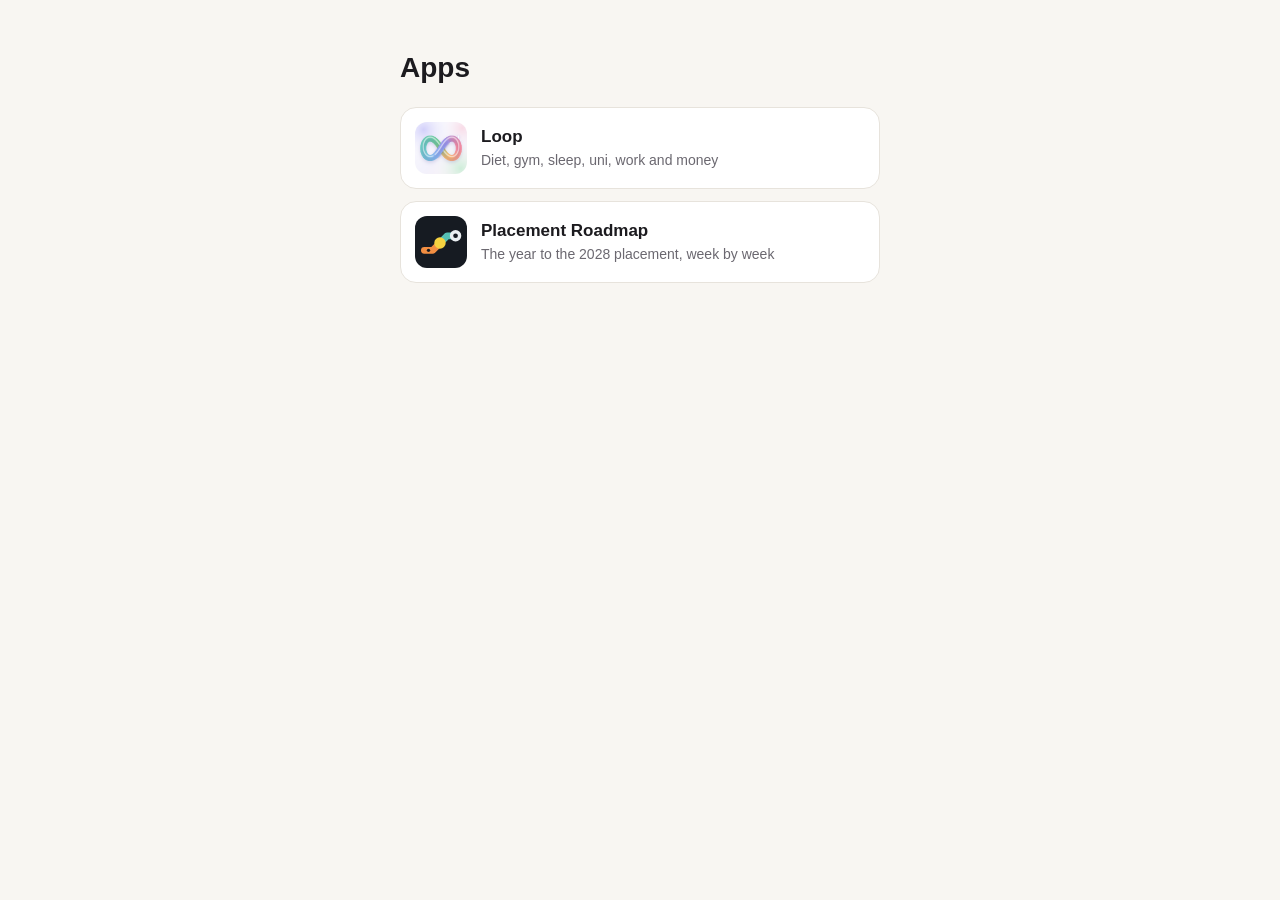
<file: index.html>
<!doctype html>
<html lang="en">
<head>
<meta charset="utf-8">
<meta name="viewport" content="width=device-width, initial-scale=1">
<meta name="color-scheme" content="light dark">
<meta name="theme-color" content="#f8f6f2" media="(prefers-color-scheme: light)">
<meta name="theme-color" content="#121113" media="(prefers-color-scheme: dark)">
<title>Apps</title>
<style>
  :root { --bg: #f8f6f2; --card: #fff; --ink: #1c1b1f; --muted: #6b6870; --line: #e7e3dc; }
  @media (prefers-color-scheme: dark) { :root { --bg: #121113; --card: #1d1c1f; --ink: #f2f0ec; --muted: #9a979e; --line: #2c2a2e; } }
  * { box-sizing: border-box; }
  body { margin: 0; padding: 48px 20px; background: var(--bg); color: var(--ink); font: 16px/1.4 -apple-system, BlinkMacSystemFont, "Segoe UI", Roboto, sans-serif; }
  main { max-width: 480px; margin: 0 auto; }
  h1 { font-size: 28px; margin: 0 0 20px; }
  ul { list-style: none; margin: 0; padding: 0; display: grid; gap: 12px; }
  a { display: flex; align-items: center; gap: 14px; padding: 14px; border: 1px solid var(--line); border-radius: 16px; background: var(--card); color: inherit; text-decoration: none; }
  img { width: 52px; height: 52px; border-radius: 12px; flex: none; }
  b { display: block; font-size: 17px; }
  span { color: var(--muted); font-size: 14px; }
</style>
</head>
<body>
<main>
  <h1>Apps</h1>
  <ul>
    <li><a href="loops/"><img src="loops/icons/icon-192.png" alt=""><div><b>Loop</b><span>Diet, gym, sleep, uni, work and money</span></div></a></li>
    <li><a href="roadmap/"><img src="roadmap/icons/icon.svg" alt=""><div><b>Placement Roadmap</b><span>The year to the 2028 placement, week by week</span></div></a></li>
    <!-- Add each new app here: <li><a href="folder/">…</a></li> -->
  </ul>
</main>
<!-- Loop used to live at this address. Remove its old service worker here so it can't keep serving the old copy offline. -->
<script>navigator.serviceWorker?.getRegistrations().then(rs => rs.forEach(r => { if (new URL(r.scope).pathname === location.pathname.replace(/[^/]*$/, '')) r.unregister(); })).catch(() => {});</script>
</body>
</html>
</file>
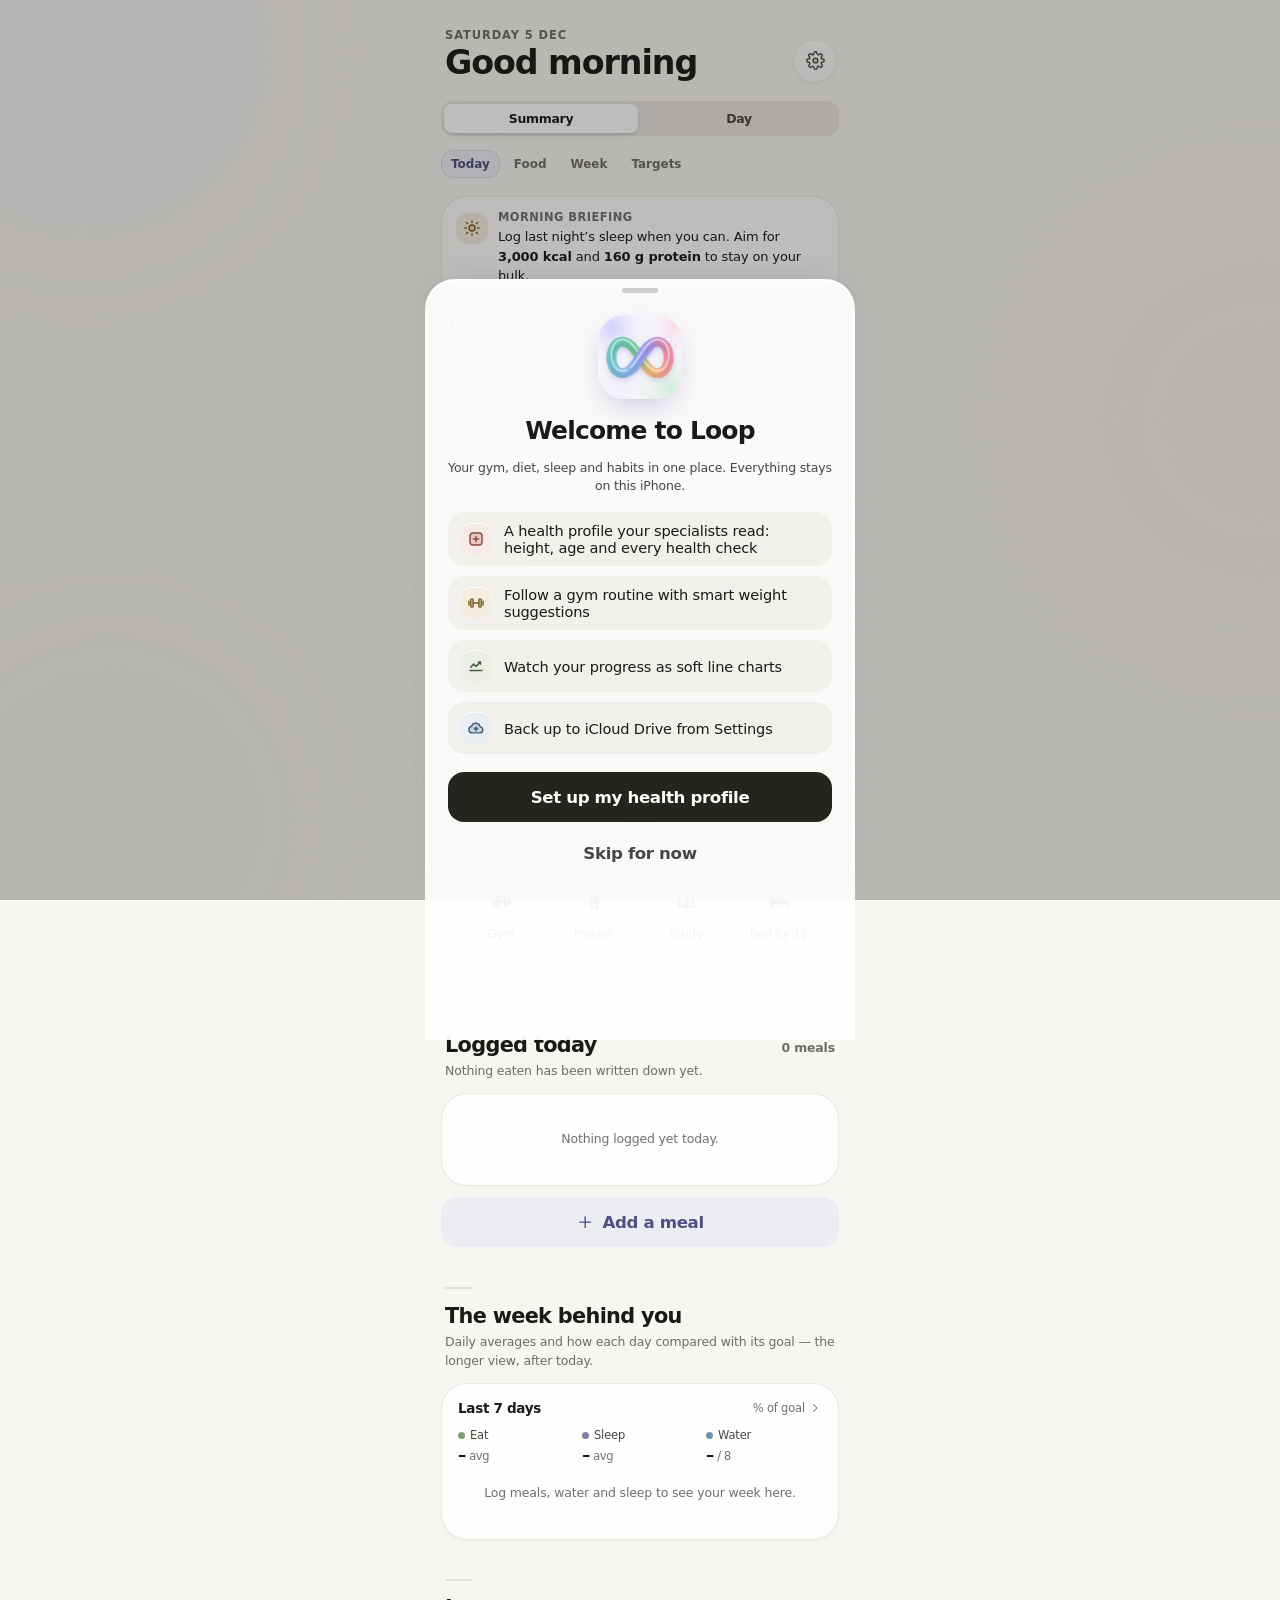
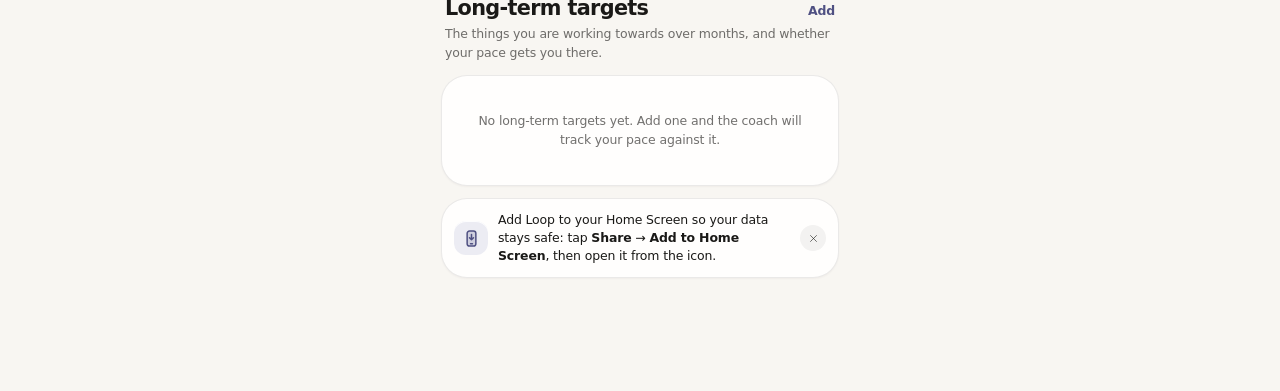
<file: loops/index.html>
<!doctype html>
<html lang="en">
<head>
<meta charset="utf-8">
<meta name="viewport" content="width=device-width, initial-scale=1, viewport-fit=cover">
<meta name="theme-color" content="#f8f6f2" media="(prefers-color-scheme: light)">
<meta name="theme-color" content="#121113" media="(prefers-color-scheme: dark)">
<meta name="apple-mobile-web-app-capable" content="yes">
<meta name="mobile-web-app-capable" content="yes">
<meta name="apple-mobile-web-app-status-bar-style" content="default">
<meta name="apple-mobile-web-app-title" content="Loop">
<!-- No phone-number or date links in the numbers: "2,928" is a calorie count, not a number to call. -->
<meta name="format-detection" content="telephone=no, date=no, address=no, email=no">
<meta name="color-scheme" content="light dark">
<!-- Launch screens, so opening from the Home Screen shows Loop instead of a blank white page. -->
<link rel="apple-touch-startup-image" href="icons/splash-1320x2868.png" media="(device-width: 440px) and (device-height: 956px) and (-webkit-device-pixel-ratio: 3) and (orientation: portrait)">
<link rel="apple-touch-startup-image" href="icons/splash-1290x2796.png" media="(device-width: 430px) and (device-height: 932px) and (-webkit-device-pixel-ratio: 3) and (orientation: portrait)">
<link rel="apple-touch-startup-image" href="icons/splash-1206x2622.png" media="(device-width: 402px) and (device-height: 874px) and (-webkit-device-pixel-ratio: 3) and (orientation: portrait)">
<link rel="apple-touch-startup-image" href="icons/splash-1179x2556.png" media="(device-width: 393px) and (device-height: 852px) and (-webkit-device-pixel-ratio: 3) and (orientation: portrait)">
<link rel="apple-touch-startup-image" href="icons/splash-1170x2532.png" media="(device-width: 390px) and (device-height: 844px) and (-webkit-device-pixel-ratio: 3) and (orientation: portrait)">
<meta name="description" content="Loop: my personal life manager for diet, gym, sleep, uni, work and money.">
<link rel="manifest" href="manifest.webmanifest">
<link rel="apple-touch-icon" href="icons/apple-touch-icon.png">
<link rel="icon" type="image/png" href="icons/icon-192.png">
<link rel="stylesheet" href="css/app.css">
<!-- Appearance before the first paint: the choice lives in IndexedDB, which
     can only be read asynchronously, so it is mirrored into localStorage.
     Without this a pinned Light or Dark flashes the other one on launch. -->
<script>try{var t=localStorage.getItem('loop-theme');if(t==='light'||t==='dark')document.documentElement.dataset.theme=t;}catch(e){}</script>
<title>Loop</title>
</head>
<body>
<div class="wallpaper"><div class="blob b1"></div><div class="blob b2"></div><div class="blob b3"></div></div>

<div class="topbar" id="topbar"><span id="topbar-title">Today</span></div>

<main id="main"></main>

<nav class="tabbar glass" aria-label="Tabs">
  <span class="tab-ind" id="tab-ind"></span>
  <button class="tab" data-act="nav" data-to="today"><i data-icon="grid"></i>Today</button>
  <button class="tab" data-act="nav" data-to="health"><i data-icon="heart"></i>Health</button>
  <button class="tab ask" data-act="nav" data-to="ask" aria-label="Ask Loop"><div class="orb"><i data-icon="sparkle"></i></div></button>
  <button class="tab" data-act="nav" data-to="plan"><i data-icon="calendar"></i>Plan</button>
  <button class="tab" data-act="nav" data-to="money"><i data-icon="wallet"></i>Money</button>
</nav>

<div id="sheet"></div>
<div id="toast" class="toast glass" role="status" aria-live="polite"></div>
<input type="file" id="restore-input" accept="application/json,.json" hidden>

<script type="module" src="js/app.js"></script>
</body>
</html>
</file>
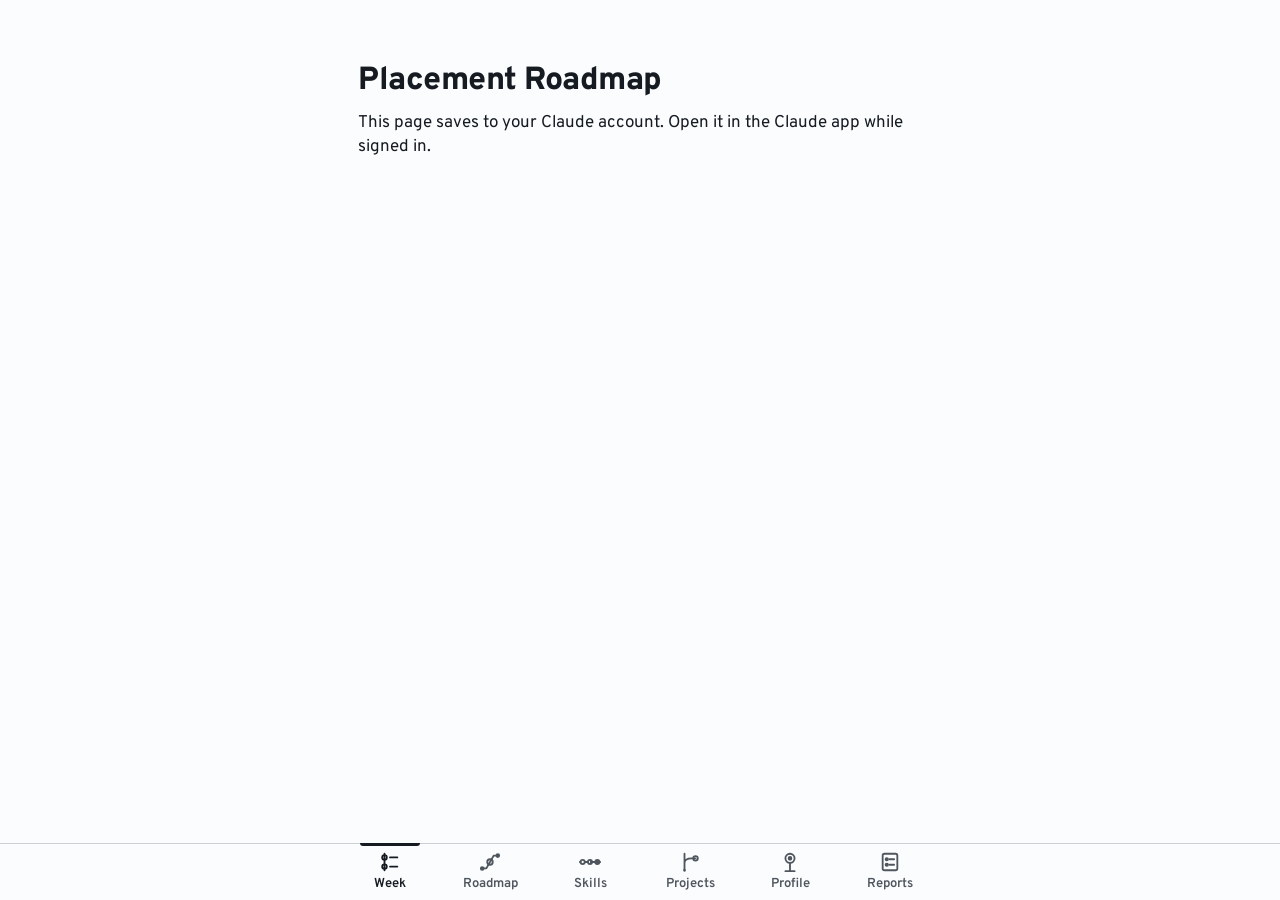
<file: roadmap/index.html>
<!DOCTYPE html>
<html lang="en-AU">
<head>
<meta charset="utf-8">
<meta name="viewport" content="width=device-width, initial-scale=1, viewport-fit=cover">
<meta name="format-detection" content="telephone=no, date=no, address=no, email=no">
<title>Placement Roadmap</title>
<meta name="apple-mobile-web-app-title" content="Roadmap">
<link rel="apple-touch-icon" href="icons/apple-touch-icon.png">
<link rel="icon" type="image/svg+xml" href="icons/icon.svg">
<link rel="icon" type="image/png" sizes="32x32" href="icons/favicon-32.png">
<link rel="icon" type="image/png" sizes="192x192" href="icons/icon-192.png">
<link rel="artifact-thumbnail" href="icons/thumb.png">
<link rel="preconnect" href="https://fonts.googleapis.com">
<link rel="preconnect" href="https://fonts.gstatic.com" crossorigin>
<link rel="stylesheet" href="https://fonts.googleapis.com/css2?family=Overpass:wght@400;600;800&display=swap">
<style>
/* VOICE: a tram timetable, a pilot's logbook, a blunt tutor.
   IDEA: the year is a tram line from Dec 2026 to the 2028 placement. Weeks are track, tasks are stops, checkpoints are interchanges.
   PICTURE: the task rail (Week) and the line diagram (Roadmap), both drawn from the db.
   COLOUR and TYPE: neutral panels; orange = break routine, teal = semester routine (data, never text); signal yellow = action and "you are here" only. Overpass only.
   LAYOUT: one 600px column, bottom tab bar, sheets for detail. Tokens from roadmap/.unslop/tokens.*.css. */
:root{
  color-scheme:light dark;
  --bg:light-dark(oklch(0.99 0.003 250),oklch(0.19 0.012 255));
  --surface:light-dark(oklch(0.965 0.005 250),oklch(0.235 0.013 255));
  --surface-2:light-dark(oklch(0.93 0.007 250),oklch(0.285 0.014 255));
  --ink:light-dark(oklch(0.22 0.015 255),oklch(0.95 0.006 250));
  --ink-muted:light-dark(oklch(0.45 0.015 255),oklch(0.75 0.012 250));
  --border:light-dark(oklch(0.86 0.008 250),oklch(0.37 0.014 255));
  --border-strong:light-dark(oklch(0.58 0.012 250),oklch(0.56 0.014 255));
  --accent:light-dark(oklch(0.87 0.17 95),oklch(0.87 0.16 95));
  --on-accent:oklch(0.22 0.015 255);
  --focus:light-dark(oklch(0.22 0.015 255),oklch(0.87 0.16 95));
  --danger:light-dark(oklch(0.52 0.19 25),oklch(0.72 0.16 25));
  --line-break:light-dark(oklch(0.6 0.17 48),oklch(0.74 0.15 55));
  --line-sem:light-dark(oklch(0.5 0.1 190),oklch(0.74 0.1 185));
  --on-line:light-dark(#fff,oklch(0.19 0.012 255));
  --btn-bg:light-dark(oklch(0.22 0.015 255),oklch(0.87 0.16 95));
  --btn-ink:light-dark(oklch(0.87 0.17 95),oklch(0.22 0.015 255));
  --scrim:light-dark(oklch(0.22 0.015 255 / 0.4),oklch(0.05 0.01 255 / 0.6));
  --font:"Overpass","Helvetica Neue",Arial,system-ui,sans-serif;
  --t-meta:0.8125rem;--t-small:0.9375rem;--t-body:1.0625rem;--t-head:1.375rem;--t-title:2rem;--t-display:4rem;
  --s1:4px;--s2:8px;--s3:12px;--s4:16px;--s5:24px;--s6:32px;--s7:48px;--s8:72px;
  --col:600px;--gutter:18px;--r-ctl:10px;--r-sheet:16px;--tab-h:56px;--row-min:56px;--hit:44px;
  --ease:cubic-bezier(.2,.7,.2,1);
}
:root[data-theme=light]{color-scheme:light}:root[data-theme=dark]{color-scheme:dark}
*{box-sizing:border-box;min-width:0}
html{-webkit-text-size-adjust:100%;scroll-padding-top:var(--s7)}
body{margin:0;background:var(--bg);color:var(--ink);font:var(--w,400) var(--t-body)/1.42 var(--font);font-variant-numeric:tabular-nums lining-nums;font-synthesis:none;overflow-x:clip;min-height:100dvh;-webkit-tap-highlight-color:transparent}
button,input,textarea,select{font:inherit;color:inherit}
button{cursor:pointer}
:focus-visible{outline:2px solid var(--focus);outline-offset:2px}
h1,h2,h3{margin:0;text-wrap:balance;font-weight:800}
p{margin:0;text-wrap:pretty}
a{color:inherit;text-underline-offset:3px}
main{max-width:var(--col);margin:0 auto;padding:max(var(--s4),env(safe-area-inset-top)) max(var(--gutter),env(safe-area-inset-right)) calc(var(--tab-h) + var(--s7) + env(safe-area-inset-bottom)) max(var(--gutter),env(safe-area-inset-left))}
.title{font-size:var(--t-title);line-height:1.08;letter-spacing:-.015em}
.head{font-size:var(--t-head);line-height:1.2;font-weight:600;letter-spacing:-.005em}
.meta{font-size:var(--t-meta);line-height:1.35;color:var(--ink-muted)}
.small{font-size:var(--t-small);line-height:1.4}
.muted{color:var(--ink-muted)}
.strong{font-weight:600}
.sec{margin-top:var(--s6)}
.sec>h2{font-size:var(--t-head);line-height:1.2;font-weight:600;margin-bottom:var(--s3)}
.row-between{display:flex;justify-content:space-between;align-items:baseline;gap:var(--s3)}
.nowrap{white-space:nowrap}

/* Week header */
.wk{display:grid;gap:var(--s1);padding-top:var(--s2)}
.wk h1{display:grid;gap:var(--s1);text-wrap:balance}
.wk-num{display:block;font-size:var(--t-display);line-height:.95;letter-spacing:-.025em;font-weight:800}
.wk-goal{display:block;font-size:var(--t-head);line-height:1.2;font-weight:600;letter-spacing:0}
.pace{font-size:var(--t-small);font-weight:600;margin-top:var(--s2)}

/* Rail list: tasks are stops on the week's stretch of line */
.rail{list-style:none;margin:var(--s4) 0 0;padding:0}
.rail>li{--line:var(--line-break);position:relative}
.rail>li.sem{--line:var(--line-sem)}
.rail.quiet>li{--line:var(--border-strong)}
/* the week's stretch of line: solid = break routine, cased (two rails) = semester routine, so the code survives grayscale */
.rail>li::before{content:"";position:absolute;left:13px;top:0;bottom:0;width:4px;background:var(--line)}
.rail>li.sem::before{background:linear-gradient(90deg,var(--line) 0 1.5px,transparent 1.5px 2.5px,var(--line) 2.5px 4px)}
.rail>li:first-child::before{top:6px}.rail>li:last-child::before{bottom:6px}
.rail.norail>li::before{display:none}
.stop{display:grid;grid-template-columns:30px 1fr;gap:var(--s3);align-items:start;width:100%;min-height:var(--row-min);padding:var(--s3) 0;border:0;background:none;text-align:left;position:relative}
.stop .dot{width:30px;height:30px;border-radius:50%;background:var(--bg);border:3px solid var(--line);display:grid;place-items:center;transition:background-color .16s var(--ease),transform .16s var(--ease)}
.stop .dot svg{width:16px;height:16px;stroke:var(--on-line);stroke-width:3;fill:none;opacity:0;transform:scale(.6);transition:opacity .16s var(--ease),transform .16s var(--ease)}
.stop[aria-checked=true] .dot{background:var(--line)}
.stop[aria-checked=true] .dot svg{opacity:1;transform:none}
.stop[aria-checked=true] .txt{color:var(--ink-muted)}
.stop:active .dot{transform:scale(.92)}
.stop .txt{padding-top:3px;text-wrap:pretty}
.item>span,dd,td,.slip{text-wrap:pretty}
.stop .when{display:block;margin-top:2px}
.stop.cp .dot{border-color:var(--ink);box-shadow:inset 0 0 0 3px var(--bg),inset 0 0 0 7px var(--ink)}
.stop.cp[aria-checked=true] .dot{background:var(--ink);box-shadow:none}
.stop.cp .dot svg{stroke:var(--bg)}
.stop:disabled{cursor:default}
/* Task rows with details: the dot ticks, the name opens the task sheet. */
.stop.two .tick{width:44px;height:44px;margin:-7px;padding:0;border:0;background:none;display:grid;place-items:center;color:inherit}
.stop.two .tick:disabled{cursor:default}
.tick[aria-checked=true] .dot{background:var(--line)}
.tick[aria-checked=true] .dot svg{opacity:1;transform:none}
.tick:active .dot{transform:scale(.92)}
.stop.two:has(.tick[aria-checked=true]) .txt{color:var(--ink-muted)}
.stop.two .more{display:flex;justify-content:space-between;align-items:start;gap:var(--s2);width:100%;min-height:var(--hit);margin:0;padding:3px 0 0;border:0;background:none;color:inherit;font:inherit;text-align:left}
.stop.two .more .txt{padding-top:0}
.more .chev{flex:none;width:18px;height:18px;margin-top:3px;stroke:var(--ink-muted);stroke-width:2;fill:none}
.wk-can{margin-top:var(--s3)}
.tdet{padding:0 0 var(--s4) calc(30px + var(--s3))}
.more .chev{transition:transform .16s var(--ease)}
.more[aria-expanded=true] .chev{transform:rotate(90deg)}
.tsec{margin-top:var(--s4)}
.tsec:first-child{margin-top:0}
.tsec h3{margin:0;font-size:var(--t-small);font-weight:600;color:var(--ink-muted)}
.tsec p{margin:var(--s1) 0 0}
.steps{margin:var(--s1) 0 0;padding-left:1.3em}
.steps li,.links li{margin-top:var(--s2)}
.links{list-style:none;margin:0;padding:0}
.wtag{font-size:var(--t-meta);color:var(--ink-muted);font-weight:600}
.lcode{display:block;font-size:var(--t-meta);color:var(--ink-muted);font-weight:600;letter-spacing:.02em}
.by{font-weight:600;color:var(--ink)}
details.later{margin-top:var(--s3);border-top:1px solid var(--border)}
details.later>summary{min-height:var(--hit);display:flex;align-items:center;font-weight:600;cursor:pointer;list-style:none;padding:var(--s3) 0}
details.later>summary::-webkit-details-marker{display:none}
details.later>summary::after{content:"Show";margin-left:auto;font-size:var(--t-meta);color:var(--ink-muted)}
details.later[open]>summary::after{content:"Hide"}
.danger{color:var(--danger)}

/* Hours meter: one tick per planned hour */
.meter{--line:var(--line-break);height:14px;border-radius:7px;background:var(--surface-2);position:relative;overflow:hidden;margin:var(--s2) 0 var(--s3)}
.meter.sem{--line:var(--line-sem)}
.meter>b{position:absolute;inset:0 auto 0 0;background:var(--line);border-radius:7px;transition:width .3s var(--ease)}
.meter>i{position:absolute;inset:0;background:repeating-linear-gradient(90deg,transparent 0 calc(100% / var(--n) - 2px),var(--bg) 0 calc(100% / var(--n)))}
.meter.plain>i{display:none}
.meter.plain{height:8px;border-radius:4px}
.meter.plain>b{background:var(--ink);border-radius:4px}

/* Controls */
.btn{min-height:var(--hit);padding:0 var(--s4);border-radius:var(--r-ctl);border:2px solid var(--btn-bg);background:var(--btn-bg);color:var(--btn-ink);font-weight:800;white-space:nowrap;display:inline-flex;align-items:center;justify-content:center;gap:var(--s2)}
.btn.sec2{background:transparent;color:var(--ink);border-color:var(--border-strong);font-weight:600}
.btn.wide{width:100%}
.btn:active{transform:translateY(1px)}
.btn[aria-busy=true]{opacity:.6}
.btn:disabled{opacity:.45;cursor:default}
.linkbtn{min-height:var(--hit);border:0;background:none;padding:0;font-weight:600;text-decoration:underline;text-underline-offset:3px}
label.f{display:grid;gap:var(--s1);margin-top:var(--s4);font-weight:600;font-size:var(--t-small)}
label.f .hint{font-weight:400;color:var(--ink-muted);font-size:var(--t-meta)}
input.in,textarea.in,select.in{width:100%;min-height:var(--hit);padding:var(--s2) var(--s3);border:1.5px solid var(--border-strong);border-radius:var(--r-ctl);background:var(--bg);font-size:var(--t-body);font-weight:400}
textarea.in{min-height:112px;resize:vertical;line-height:1.42}
.in::placeholder{color:var(--ink-muted);opacity:1}
.err{color:var(--danger);font-weight:600;font-size:var(--t-meta)}
.seg{display:grid;grid-template-columns:repeat(var(--k),minmax(0,1fr));gap:var(--s1);background:var(--surface-2);padding:var(--s1);border-radius:var(--r-ctl)}
.seg button{min-height:var(--hit);border:0;border-radius:calc(var(--r-ctl) - var(--s1));background:transparent;font-weight:600;font-size:var(--t-small);line-height:1.15;padding:var(--s1)}
.seg button[aria-pressed=true]{background:var(--bg);box-shadow:0 0 0 1.5px var(--ink)}

/* Lists, ledger, tables */
.list{list-style:none;margin:0;padding:0}
.list>li{border-top:1px solid var(--border)}
.list>li:last-child{border-bottom:1px solid var(--border)}
.item{display:grid;grid-template-columns:22px 1fr auto;gap:var(--s3);align-items:center;width:100%;min-height:var(--row-min);padding:var(--s2) 0;border:0;background:none;text-align:left}
.item .end{text-align:right}
.glyph{width:22px;height:22px}
.glyph circle{fill:none;stroke:var(--ink);stroke-width:2.5}
.glyph .f{fill:var(--ink);stroke:none}
.ledger{display:grid;gap:var(--s5);margin-top:var(--s5)}
.fig{font-size:var(--t-head);font-weight:800;line-height:1.1}
.chart{position:relative;height:180px;margin-top:var(--s3)}
.chart>svg{position:absolute;inset:0;width:100%;height:100%;overflow:visible}
table{width:100%;border-collapse:collapse;font-size:var(--t-small)}
th{font-weight:600;text-align:left;color:var(--ink-muted);font-size:var(--t-meta);padding:var(--s2) var(--s2) var(--s2) 0;border-bottom:1px solid var(--border)}
td{padding:var(--s3) var(--s2) var(--s3) 0;border-bottom:1px solid var(--border);vertical-align:top}
td.num,th.num{text-align:right;padding-right:0;white-space:nowrap}
dl.spec{margin:var(--s4) 0 0;display:grid;gap:var(--s3)}
dl.spec dt{font-weight:600;font-size:var(--t-small)}
dl.spec dd{margin:2px 0 0}
.legend{display:flex;flex-wrap:wrap;gap:var(--s2) var(--s4);margin-top:var(--s3);font-size:var(--t-meta);color:var(--ink-muted)}
.legend span{display:inline-flex;align-items:center;gap:6px}
.sw{width:18px;height:6px;border-radius:3px;display:inline-block}
.sw.b{background:var(--line-break)}.sw.s{background:linear-gradient(var(--line-sem) 0 2px,transparent 2px 4px,var(--line-sem) 4px 6px)}
.sw.dash{background:repeating-linear-gradient(90deg,var(--border-strong) 0 5px,transparent 5px 9px);height:3px}
.yd{width:12px;height:12px;border-radius:50%;background:var(--accent);box-shadow:0 0 0 2px var(--ink)}
.dm{width:10px;height:10px;background:var(--ink);transform:rotate(45deg)}
.rg{width:14px;height:14px;border-radius:50%;border:2.5px solid var(--ink);box-shadow:inset 0 0 0 2px var(--bg),inset 0 0 0 5px var(--ink)}

/* Roadmap */
.map{position:relative;margin-top:var(--s4)}
.map svg{display:block;width:100%;overflow:visible}
.map text{font-family:var(--font);fill:var(--ink)}
.map .mut{fill:var(--ink-muted)}
.map [data-act]{cursor:pointer}
.map [data-act]:focus-visible{outline:none}
.map [data-act]:focus-visible .hit{stroke:var(--focus);stroke-width:2}

/* Report slip */
.slip{margin-top:var(--s5);padding:var(--s4);background:var(--surface);border-radius:var(--r-sheet);white-space:pre-wrap;font-size:var(--t-small);line-height:1.5}
.actions{display:flex;flex-wrap:wrap;gap:var(--s2);margin-top:var(--s4)}

/* Status panels */
.state{margin-top:var(--s7);display:grid;gap:var(--s3)}
.skel{background:var(--surface-2);border-radius:6px;height:16px}
.note-bar{margin-top:var(--s3);padding:var(--s3) var(--s4);border-radius:var(--r-ctl);background:var(--surface);font-size:var(--t-small)}

/* Tab bar */
nav.tabs{position:fixed;left:0;right:0;bottom:0;z-index:20;background:var(--bg);border-top:1px solid var(--border);padding-bottom:env(safe-area-inset-bottom)}
nav.tabs>div{max-width:var(--col);margin:0 auto;display:grid;grid-template-columns:repeat(6,minmax(0,1fr))}
nav.tabs a{min-height:var(--tab-h);display:grid;justify-items:center;align-content:center;gap:2px;text-decoration:none;font-size:var(--t-meta);font-weight:600;color:var(--ink-muted);position:relative}
nav.tabs svg{width:22px;height:22px;fill:none;stroke:currentColor;stroke-width:2;stroke-linecap:round;stroke-linejoin:round}
nav.tabs a[aria-current=page]{color:var(--ink)}
nav.tabs a[aria-current=page]::before{content:"";position:absolute;top:-1px;left:20%;right:20%;height:3px;border-radius:0 0 3px 3px;background:var(--ink)}

/* Sheet */
.scrim{position:fixed;inset:0;z-index:40;background:transparent;display:flex;align-items:flex-end;justify-content:center;transition:background-color .2s var(--ease)}
.scrim.open{background:var(--scrim)}
.sheet{width:100%;max-width:var(--col);max-height:88dvh;overflow:auto;background:var(--bg);border-radius:var(--r-sheet) var(--r-sheet) 0 0;padding:var(--s4) max(var(--gutter),env(safe-area-inset-right)) calc(var(--s6) + env(safe-area-inset-bottom)) max(var(--gutter),env(safe-area-inset-left));transform:translateY(24px);transition:transform .22s var(--ease)}
.scrim.open .sheet{transform:none}
.sheet-top{display:flex;justify-content:space-between;align-items:center;gap:var(--s3);position:sticky;top:calc(-1 * var(--s4));background:var(--bg);padding:var(--s2) 0 var(--s3);z-index:1}
.x{width:var(--hit);height:var(--hit);flex:none;border-radius:50%;border:1.5px solid var(--border-strong);background:var(--bg);display:grid;place-items:center}
.x svg{width:18px;height:18px;stroke:var(--ink);stroke-width:2.5;fill:none}
.toast{position:fixed;left:0;right:0;margin-inline:auto;width:max-content;bottom:calc(var(--tab-h) + var(--s4) + env(safe-area-inset-bottom));transform:translateY(8px);z-index:50;max-width:calc(100% - 2 * var(--gutter));padding:var(--s3) var(--s4);border-radius:var(--r-ctl);background:var(--ink);color:var(--bg);font-weight:600;font-size:var(--t-small);opacity:0;pointer-events:none;transition:opacity .2s var(--ease),transform .2s var(--ease)}
.toast.show{opacity:1;transform:none}
.toast span{display:-webkit-box;-webkit-line-clamp:2;-webkit-box-orient:vertical;overflow:hidden}
.toast.act{pointer-events:auto;display:flex;align-items:center;gap:var(--s4)}
.toast button{flex:none;min-height:var(--hit);border:0;background:none;color:var(--bg);font-weight:800;text-decoration:underline;text-underline-offset:3px;padding:0 var(--s2);white-space:nowrap}
.sr{position:absolute;width:1px;height:1px;overflow:hidden;clip-path:inset(50%);white-space:nowrap}
.mark-row{display:flex;justify-content:space-between;align-items:center;gap:var(--s4);min-height:var(--hit)}
.mark-row .nowrap{display:flex;align-items:center;gap:var(--s4)}
.src{margin:calc(-1 * var(--s1)) 0 var(--s3);padding-left:calc(30px + var(--s3))}
@media (prefers-reduced-motion:reduce){*,*::before,*::after{transition:none!important;animation:none!important}}
</style>
</head>
<body>
<main id="main">
  <div class="state" id="boot"><p class="head">Opening your roadmap…</p><div class="skel" style="width:40%"></div><div class="skel"></div><div class="skel" style="width:85%"></div><div class="skel" style="width:70%"></div></div>
</main>
<nav class="tabs" aria-label="Screens"><div>
  <a href="#week" data-tab="week"><svg viewBox="0 0 24 24"><path d="M6 3v18"/><circle cx="6" cy="7" r="2.5"/><circle cx="6" cy="17" r="2.5"/><path d="M12 7h8M12 17h8"/></svg>Week</a>
  <a href="#roadmap" data-tab="roadmap"><svg viewBox="0 0 24 24"><path d="M3 19h5l8-14h5"/><circle cx="3.5" cy="19" r="1.5"/><circle cx="12" cy="12" r="3"/><circle cx="20.5" cy="5" r="1.5"/></svg>Roadmap</a>
  <a href="#skills" data-tab="skills"><svg viewBox="0 0 24 24"><path d="M1 12h22"/><circle cx="4" cy="12" r="2.25" fill="var(--bg)"/><circle cx="12" cy="12" r="2.25" fill="var(--bg)"/><path d="M12 9.75a2.25 2.25 0 0 1 0 4.5z" fill="currentColor" stroke="none"/><circle cx="20" cy="12" r="2.25" fill="currentColor"/></svg>Skills</a>
  <a href="#projects" data-tab="projects"><svg viewBox="0 0 24 24"><path d="M6 3v18M6 13c0-4 4-5 8-5h4"/><circle cx="6" cy="21" r="0.5"/><circle cx="18" cy="8" r="2.5"/></svg>Projects</a>
  <a href="#profile" data-tab="profile"><svg viewBox="0 0 24 24"><path d="M12 22v-9"/><circle cx="12" cy="8" r="5"/><circle cx="12" cy="8" r="1.5" fill="currentColor"/><path d="M7 22h10"/></svg>Profile</a>
  <a href="#reports" data-tab="reports"><svg viewBox="0 0 24 24"><rect x="4" y="3" width="16" height="18" rx="2"/><circle cx="8.5" cy="9" r="1.3" fill="currentColor"/><path d="M11.5 9h5"/><circle cx="8.5" cy="15" r="1.3" fill="currentColor"/><path d="M11.5 15h5"/></svg>Reports</a>
</div></nav>
<div class="toast" id="toast"></div>
<p class="sr" id="sr" aria-live="polite"></p>
<script>
{
/* ---------- helpers ---------- */
const $ = s => document.querySelector(s);
const esc = v => String(v ?? '').replace(/[&<>"']/g, c => ({'&':'&amp;','<':'&lt;','>':'&gt;','"':'&quot;',"'":'&#39;'}[c]));
const safeUrl = u => typeof u === 'string' && /^https:\/\/[^\s"'<>]+$/.test(u) ? u : '';
const TZ = 'Australia/Melbourne';
const dayFmt = new Intl.DateTimeFormat('en-CA', {timeZone: TZ, year: 'numeric', month: '2-digit', day: '2-digit'});
const timeFmt = new Intl.DateTimeFormat('en-AU', {timeZone: TZ, hour: 'numeric', minute: '2-digit'});
const MON = ['Jan','Feb','Mar','Apr','May','Jun','Jul','Aug','Sep','Oct','Nov','Dec'];
const DAY = ['Sun','Mon','Tue','Wed','Thu','Fri','Sat'];
const today = () => dayFmt.format(new Date());
const D = s => new Date(s + 'T00:00:00Z');
const addDays = (s, n) => { const d = D(s); d.setUTCDate(d.getUTCDate() + n); return d.toISOString().slice(0, 10); };
const dow = s => D(s).getUTCDay();
const monthEnd = ym => { const [y, m] = ym.split('-').map(Number); return new Date(Date.UTC(y, m, 0)).toISOString().slice(0, 10); };
const fDay = s => `${DAY[dow(s)]} ${+s.slice(8)} ${MON[+s.slice(5, 7) - 1]}`;
const fRange = (a, b) => a.slice(0, 7) === b.slice(0, 7) ? `${+a.slice(8)} to ${+b.slice(8)} ${MON[+b.slice(5, 7) - 1]}` : `${+a.slice(8)} ${MON[+a.slice(5, 7) - 1]} to ${+b.slice(8)} ${MON[+b.slice(5, 7) - 1]}`;
const fWhen = iso => { const d = new Date(iso); return isNaN(d) ? '' : `${fDay(dayFmt.format(d))}, ${timeFmt.format(d).replace(' ', ' ')}`; };
const n2 = n => String(Math.round(n * 100) / 100);
const cap = s => (s = String(s || '')) && s.charAt(0).toUpperCase() + s.slice(1);
// wraps text at spaces into lines of at most n characters, balanced so the last line is not a stub; never cuts a word
const wrapWords = (s, n) => {
  const words = String(s).split(' '), fit = w => { const out = []; let cur = ''; for (const x of words) { if (cur && `${cur} ${x}`.length > w) { out.push(cur); cur = x; } else cur = cur ? `${cur} ${x}` : x; } if (cur) out.push(cur); return out; };
  const g = fit(n); if (g.length < 2) return g;
  for (let w = Math.ceil(s.length / g.length); w < n; w++) { const b = fit(w); if (b.length === g.length) return b; }
  return g;
};
const plural = (n, w) => `${n} ${w}${n === 1 ? '' : 's'}`;
const byOrder = (a, b) => (a.order ?? 0) - (b.order ?? 0);
const STUDY_DAYS = [1, 2, 4, 6]; // Mon, Tue, Thu, Sat (doc's routine table)
const CHECK = '<svg viewBox="0 0 16 16" aria-hidden="true"><path d="M3 8.5l3.2 3L13 4.5"/></svg>';
const XICON = '<svg viewBox="0 0 18 18" aria-hidden="true"><path d="M4 4l10 10M14 4L4 14"/></svg>';
const STATUS = [['not-started', 'Not started'], ['learning', 'Learning'], ['can-explain', 'Can explain it'], ['proven', 'Proven']];
const statusName = k => (STATUS.find(s => s[0] === k) || STATUS[0])[1];
const glyph = k => {
  const i = Math.max(0, STATUS.findIndex(s => s[0] === k));
  const inner = ['', '<path class="f" d="M11 3a8 8 0 0 1 0 16z"/>', '<path class="f" d="M11 11V3A8 8 0 1 1 3 11z"/>', '<circle class="f" cx="11" cy="11" r="8"/>'][i];
  return `<svg class="glyph" viewBox="0 0 22 22" aria-hidden="true"><circle cx="11" cy="11" r="8"/>${inner}</svg>`;
};

/* ---------- state ---------- */
const COLS = ['months', 'weeks', 'tasks', 'checkpoints', 'skills', 'projects', 'guardrails', 'metrics', 'logs', 'reports', 'activity'];
const S = {db: null, status: 'loading', canWrite: true, meta: null, profile: null, metaKnown: false, slow: false, error: null};
COLS.forEach(c => S[c] = {});
let tab = 'week', project = 'p1', reportView = null, drawn = false;
try { project = localStorage.getItem('rm-project') || 'p1'; } catch {}

const arr = col => Object.entries(S[col]).map(([id, d]) => ({id, ...d}));
const weeks = () => arr('weeks').sort((a, b) => a.number - b.number);
const months = () => arr('months').sort(byOrder);
const tasksOf = (k, v) => arr('tasks').filter(t => t[k] === v).sort(byOrder);
const weekTasks = () => arr('tasks').filter(t => t.weekId);
const logs = kind => arr('logs').filter(l => l.kind === kind);
const sum = (xs, f) => xs.reduce((a, x) => a + (Number(f(x)) || 0), 0);
const routineOf = x => x?.routine === 'semester' ? 'sem' : 'brk';
const hoursPlan = r => (S.profile?.hoursPlan || {})[r] ?? (r === 'semester' ? 8 : 14);
const phaseName = id => (S.profile?.phases || []).find(p => p.id === id)?.name || '';

/* Where Kyle is today. Before Week 1: Week 1, upcoming. After Week 44: the Oct to Dec month blocks. */
function position() {
  const t = today(), ws = weeks();
  if (!ws.length) return null;
  if (t < ws[0].start) return {kind: 'week', week: ws[0], K: 1, upcoming: true, t};
  const w = ws.find(w => w.start <= t && t <= w.end);
  if (w) return {kind: 'week', week: w, K: w.number, t};
  const ms = months();
  const m = S.months[t.slice(0, 7)] ? {id: t.slice(0, 7), ...S.months[t.slice(0, 7)]} : ms[ms.length - 1];
  const mon = addDays(t, -((dow(t) + 6) % 7));
  return {kind: 'month', month: m, K: ws.length + 1, t, start: mon, end: addDays(mon, 6)};
}
/* Pace: how many weeks of planned tasks are done, against the current week. */
function pace(pos) {
  const ws = weeks(); let cum = 0; const C = [0];
  for (const w of ws) { cum += tasksOf('weekId', w.id).length; C.push(cum); }
  const done = weekTasks().filter(t => t.status === 'done').length;
  let p = 0; while (p < ws.length && C[p + 1] <= done) p++;
  const K = pos.K, behind = pos.upcoming ? 0 : Math.max(0, K - 1 - p), ahead = Math.max(0, p - K);
  const label = pos.upcoming ? `Starts ${fDay(ws[0].start)}` : behind ? `${plural(behind, 'week')} behind` : ahead ? `${plural(ahead, 'week')} ahead` : 'On plan';
  return {p, K, behind, ahead, label, cls: behind ? 'behind' : ahead ? 'ahead' : 'on', next: Math.min(p + 1, ws.length)};
}
function hoursIn(a, b) { return sum(logs('hours').filter(l => l.date >= a && l.date <= b), l => l.hours); }
function dsaIn(a, b) { return sum(logs('hours').filter(l => l.date >= a && l.date <= b), l => l.dsa); }
function streak() {
  const days = new Set(logs('hours').filter(l => l.hours > 0).map(l => l.date));
  let d = today(), n = 0;
  if (STUDY_DAYS.includes(dow(d)) && !days.has(d)) d = addDays(d, -1);
  for (let i = 0; i < 800; i++) { if (STUDY_DAYS.includes(dow(d))) { if (days.has(d)) n++; else break; } d = addDays(d, -1); }
  return n;
}
function dsaTargets() { return months().filter(m => m.dsaTarget != null).map(m => ({id: m.id, name: m.name, target: m.dsaTarget, approx: m.dsaApprox, end: weekEndOfMonth(m)})); }
function weekEndOfMonth(m) { const ids = m.weekIds || []; return ids.length && S.weeks[ids[ids.length - 1]] ? S.weeks[ids[ids.length - 1]].end : monthEnd(m.id); }
function monthRange(m) { const ids = m.weekIds || []; if (ids.length && S.weeks[ids[0]]) return [S.weeks[ids[0]].start, weekEndOfMonth(m)]; return [m.id + '-01', monthEnd(m.id)]; }
function overdue(pos) {
  if (pos.upcoming) return [];
  return arr('tasks').filter(t => t.status !== 'done' && t.weekId && S.weeks[t.weekId] && S.weeks[t.weekId].number < pos.K)
    .sort((a, b) => S.weeks[a.weekId].number - S.weeks[b.weekId].number || a.order - b.order);
}
const doneMeta = t => t.status === 'done' ? `<span class="when meta">Done ${t.doneAt ? esc(fDay(t.doneAt)) : ''}${t.by === 'claude' ? ' ∙ <span class="by">Claude</span>' : ''}</span>` : '';

/* ---------- rendering ---------- */
const segOf = t => routineOf(S.weeks[t.weekId] || S.months[t.monthId]) === 'sem' ? ' class="sem"' : '';
const label = t => t.title || t.text;
const lessonCode = t => t.code || (t.weekId ? `W${S.weeks[t.weekId]?.number ?? '?'}-L${t.order}` : `${MON[+String(t.monthId).slice(5, 7) - 1]?.toUpperCase() ?? '?'}-L${t.order}`);
const openTasks = new Set(); // task ids whose details are open; kept across re-renders
const CHEV = '<svg class="chev" viewBox="0 0 18 18" aria-hidden="true"><path d="M7 4l5 5-5 5"/></svg>';
function stopRow(t, extra = '') {
  const on = t.status === 'done';
  if (t.title) { const open = openTasks.has(t.id); return `<li${segOf(t)}><div class="stop two"><button class="tick" role="checkbox" aria-checked="${on}" aria-label="Done: ${esc(t.title)}" data-act="tick" data-id="${esc(t.id)}" ${S.canWrite ? '' : 'disabled'}><span class="dot">${CHECK}</span></button><button class="more" data-act="task" data-id="${esc(t.id)}" aria-expanded="${open}" aria-controls="td-${esc(t.id)}"><span class="txt">${extra}<span class="lcode">${esc(lessonCode(t))}</span>${esc(t.title)}${doneMeta(t)}</span>${CHEV}</button></div>${open ? taskDetails(t) : ''}</li>`; }
  return `<li${segOf(t)}><button class="stop" role="checkbox" aria-checked="${on}" data-act="tick" data-id="${esc(t.id)}" ${S.canWrite ? '' : 'disabled'}><span class="dot">${CHECK}</span><span class="txt">${extra}<span class="lcode">${esc(lessonCode(t))}</span>${esc(t.text)}${doneMeta(t)}</span></button></li>`;
}
function cpRow(m) {
  const c = S.checkpoints[m.id]; if (!c) return '';
  const on = c.status === 'done', lw = S.weeks[(m.weekIds || []).slice(-1)[0]];
  return `<li${routineOf(lw || m) === 'sem' ? ' class="sem"' : ''}><button class="stop cp" role="checkbox" aria-checked="${on}" data-act="cp" data-id="${esc(m.id)}" ${S.canWrite ? '' : 'disabled'}><span class="dot">${CHECK}</span><span class="txt"><span class="strong">${esc(m.name)} checkpoint:</span> ${esc(c.text)}${on ? `<span class="when meta">Checked ${c.doneAt ? esc(fDay(c.doneAt)) : ''}${c.by === 'claude' ? ' ∙ <span class="by">Claude</span>' : ''}</span>` : ''}</span></button></li>`;
}

function viewWeek() {
  const pos = position(); if (!pos) return '';
  const pc = pace(pos);
  let head, list, range, target, r, lastOfMonth = null, noteDoc = null, noteId = null;
  if (pos.kind === 'week') {
    const w = pos.week; r = routineOf(w); range = [w.start, w.end]; target = w.hoursTarget ?? hoursPlan(w.routine);
    const m = S.months[w.monthId];
    if (m && (m.weekIds || []).slice(-1)[0] === w.id) lastOfMonth = {id: w.monthId, ...m};
    head = `<div class="wk"><h1><span class="wk-num">Week ${esc(w.number)}</span><span class="wk-goal">${esc(w.title)}</span></h1>
      <p class="meta">${esc(fRange(w.start, w.end))} ∙ ${esc(phaseName(w.phase))} ∙ ${esc(target)} h plan</p>
      ${w.canDo ? `<p class="wk-can"><span class="strong">By Sunday you can:</span> ${esc(w.canDo)}</p>` : ''}
      ${w.why ? `<p class="small muted" style="margin-top:var(--s1)">Why it matters: ${esc(w.why)}</p>` : ''}
      <p class="pace">${esc(pc.label)}</p></div>`;
    list = tasksOf('weekId', w.id); noteDoc = w; noteId = w.id;
  } else {
    const m = pos.month; r = routineOf(m); range = [pos.start, pos.end]; target = hoursPlan(m.routine);
    head = `<div class="wk"><h1><span class="wk-num">${esc(m.name.split(' ')[0])}</span><span class="wk-goal">${esc(m.theme)}</span></h1>
      <p class="meta">This week ${esc(fRange(pos.start, pos.end))} ∙ ${esc(phaseName(m.phase))} ∙ ${esc(target)} h plan</p>
      ${m.block?.goal ? `<p class="small muted" style="margin-top:var(--s1)">Goal: ${esc(m.block.goal)}</p>` : ''}</div>`;
    list = tasksOf('monthId', m.id).filter(t => !t.weekId);
  }
  const done = list.filter(t => t.status === 'done').length;
  const od = overdue(pos);
  const hrs = hoursIn(range[0], range[1]);
  const wkLogs = logs('hours').filter(l => l.date >= range[0] && l.date <= range[1]).sort((a, b) => a.date < b.date ? -1 : 1);
  return `${head}
  <section aria-label="Lessons"><p class="meta" style="margin-top:var(--s5)">${done} of ${plural(list.length, 'lesson')} done${pos.upcoming ? ' ∙ you can tick early' : ''}</p>
  <ul class="rail">${list.map(t => stopRow(t)).join('')}${lastOfMonth ? cpRow(lastOfMonth) : ''}</ul>
  ${od.length ? `<details class="later"><summary class="small"><span class="muted">Still open from earlier weeks</span>&nbsp;<span class="danger">(${od.length})</span></summary><ul class="rail quiet">${od.map(t => stopRow(t, `<span class="wtag">Week ${esc(S.weeks[t.weekId].number)}</span><br>`)).join('')}</ul></details>` : ''}
  </section>
  <section class="sec" aria-labelledby="hours-h"><div class="row-between"><h2 id="hours-h" class="head">Hours this week</h2><span class="fig nowrap">${esc(n2(hrs))} <span class="small muted">of ${esc(target)} h</span></span></div>
  <div class="meter ${r === 'sem' ? 'sem' : ''}" style="--n:${Math.max(1, target)}" role="img" aria-label="${esc(n2(hrs))} of ${esc(target)} hours"><b style="width:${Math.min(100, hrs / target * 100)}%"></b><i></i></div>
  ${wkLogs.length ? `<ul class="list small">${wkLogs.map(l => `<li class="row-between" style="min-height:var(--hit);align-items:center"><span>${esc(fDay(l.date))} ∙ ${esc(n2(l.hours))} h${l.dsa ? ` ∙ ${esc(plural(l.dsa, 'DSA problem'))}` : ''}${l.by === 'claude' ? ' ∙ <span class="by">Claude</span>' : ''}</span>${S.canWrite ? `<button class="linkbtn small" data-act="rmlog" data-id="${esc(l.id)}" aria-label="Remove ${esc(n2(l.hours))} h on ${esc(fDay(l.date))}">Remove</button>` : ''}</li>`).join('')}</ul>` : `<p class="small muted">No hours logged this week yet.</p>`}
  <div class="actions"><button class="btn" data-act="loghours" ${S.canWrite ? '' : 'disabled'}>Log hours</button></div></section>
  ${noteId ? `<section class="sec"><label class="f" style="margin-top:0"><span class="head">Note for this week</span><span class="hint">Blockers or anything Claude should know. Saved when you stop typing.</span>
  <textarea class="in" id="note" data-id="${esc(noteId)}" ${S.canWrite ? '' : 'readonly'}>${esc(noteDoc.note || '')}</textarea></label>
  <p class="meta" id="note-status" style="margin-top:6px">${noteDoc.noteAt ? `Saved ${esc(fWhen(noteDoc.noteAt))}${noteDoc.noteBy === 'claude' ? ' by Claude' : ''}` : ''}</p></section>` : ''}`;
}

function viewRoadmap() {
  const pos = position(); if (!pos) return '';
  const pc = pace(pos);
  const nextCp = months().find(m => S.checkpoints[m.id] && S.checkpoints[m.id].status !== 'done');
  return `<h1 class="title">Dec 2026 to Dec 2027</h1>
  <p class="pace" style="font-size:var(--t-body)">${pos.kind === 'week' ? `Week ${esc(pos.K)} of ${weeks().length} ∙ ` : ''}${esc(pc.label)}</p>
  ${nextCp ? `<p class="small muted">Next checkpoint: end of ${esc(nextCp.name)}</p>` : ''}
  <div class="legend" aria-label="Legend"><span><i class="sw b"></i>Break, ~${esc(hoursPlan('break'))} h a week</span><span><i class="sw s"></i>Semester, ~${esc(hoursPlan('semester'))} h</span><span><i class="yd"></i>Today</span><span><i class="dm"></i>Your progress</span><span><i class="rg"></i>Checkpoint</span></div>
  <div class="map" id="map"></div>`;
}
function drawMap() {
  const host = $('#map'); if (!host) return;
  const W = host.clientWidth || 340, LX = 30, pos = position(), pc = pace(pos), maxc = Math.floor((W - LX - 24 - 44) / 7.2);
  const rows = []; let y = 8;
  for (const m of months()) {
    const g = {m, y0: y};
    rows.push({type: 'm', m, y, h: 58}); y += 58;
    for (const id of m.weekIds || []) { const w = S.weeks[id]; if (w) { const lbl = `W${w.number} ${w.title}`, two = lbl.length > maxc; rows.push({type: 'w', w: {id, ...w}, m, y, h: two ? 44 : 28, lbl, two}); y += two ? 44 : 28; } }
    if (S.checkpoints[m.id]) { rows.push({type: 'c', m, y, h: 46}); y += 46; }
    g.y1 = y; rows.push({type: 'g', ...g});
  }
  // Terminus: the line runs on as planned track to the 2028 placement (profile goal, never cut: it wraps)
  const goal = S.profile?.goals?.placement2028, tLines = goal ? wrapWords(cap(goal), Math.floor((W - LX - 24) / 7.2)) : [];
  if (goal) { rows.push({type: 't', y, h: 42}); y += 42 + 26 + tLines.length * 17; }
  const H = y + 16, col = r => `var(--line-${r === 'semester' ? 'sem' : 'break'})`;
  let line = '', marks = '', text = '', hits = '', term = '', todayY = null, progY = null;
  const short = W < 300;
  for (const r of rows) {
    if (r.type === 't') {
      const yb = r.y + r.h;
      line += `<line x1="${LX}" y1="${r.y}" x2="${LX}" y2="${yb}" stroke="var(--ink-muted)" stroke-width="6" stroke-dasharray="6 6" stroke-dashoffset="6"/>`;
      marks += `<rect x="${LX - 14}" y="${yb - 3}" width="28" height="6" rx="1" fill="var(--ink)"/>`;
      term = `<g><text x="${LX + 24}" y="${yb + 6}" font-size="17" font-weight="800">2028 placement</text>${tLines.map((l, i) => `<text x="${LX + 24}" y="${yb + 28 + i * 17}" font-size="13" class="mut">${esc(l)}</text>`).join('')}</g>`;
      continue;
    }
    if (r.type === 'g') {
      const mt2 = r.m.weekIds?.length ? r.m.weekIds.flatMap(id => tasksOf('weekId', id)) : tasksOf('monthId', r.m.id), cpx = S.checkpoints[r.m.id];
      const al = `${r.m.name}, ${mt2.filter(t => t.status === 'done').length} of ${mt2.length} tasks done${cpx ? `, checkpoint ${cpx.status === 'done' ? 'checked' : 'open'}` : ''}. Show weeks and tasks`;
      hits += `<g role="button" tabindex="0" data-act="month" data-id="${esc(r.m.id)}" aria-label="${esc(al)}"><rect class="hit" x="0" y="${r.y0}" width="${W}" height="${r.y1 - r.y0}" rx="8" fill="transparent"/></g>`; continue;
    }
    const routine = r.type === 'w' ? r.w.routine : r.type === 'c' ? (S.weeks[(r.m.weekIds || []).slice(-1)[0]]?.routine ?? r.m.routine) : r.m.routine;
    line += `<line x1="${LX}" y1="${r.y}" x2="${LX}" y2="${r.y + r.h}" stroke="${col(routine)}" stroke-width="6"/>`;
    if (routine === 'semester') line += `<line x1="${LX}" y1="${r.y}" x2="${LX}" y2="${r.y + r.h}" stroke="var(--bg)" stroke-width="2"/>`;
    if (r.type === 'm') {
      const mt = r.m.weekIds?.length ? r.m.weekIds.flatMap(id => tasksOf('weekId', id)) : tasksOf('monthId', r.m.id);
      const dn = mt.filter(t => t.status === 'done').length;
      const cy = r.y + 26;
      marks += `<circle cx="${LX}" cy="${cy}" r="10" fill="var(--bg)" stroke="var(--ink)" stroke-width="3"/>`;
      text += `<text x="${LX + 24}" y="${cy + 1}" font-size="17" font-weight="800">${esc(r.m.name)}</text><text x="${W}" y="${cy + 1}" font-size="13" text-anchor="end" class="mut">${dn}/${mt.length}</text>`;
      text += `<text x="${LX + 24}" y="${cy + 21}" font-size="13" class="mut">${esc(r.m.theme)}</text>`;
      if (pos.kind === 'month' && pos.month.id === r.m.id) todayY = cy;
    } else if (r.type === 'w') {
      const wt = tasksOf('weekId', r.w.id), dn = wt.filter(t => t.status === 'done').length, cy = r.y + 14, all = dn === wt.length && wt.length;
      marks += all ? `<circle cx="${LX}" cy="${cy}" r="5.5" fill="${col(r.w.routine)}" stroke="var(--bg)" stroke-width="2"/>` : `<circle cx="${LX}" cy="${cy}" r="3.5" fill="var(--ink-muted)"/>`;
      const cur = pos.kind === 'week' && pos.week.id === r.w.id, wa = cur ? 'font-weight="800"' : 'class="mut"';
      let l1 = r.lbl, l2 = '';
      if (r.two) { const sp = [...r.lbl.matchAll(/ /g)].map(m => m.index).filter(i => i <= maxc && i > 3), mid = r.lbl.length / 2, cut = sp.length ? sp.reduce((a, i) => Math.abs(i - mid) < Math.abs(a - mid) ? i : a, sp[sp.length - 1]) : maxc; l1 = r.lbl.slice(0, cut); l2 = r.lbl.slice(cut).trim(); }
      text += `<text x="${LX + 24}" y="${cy + 4.5}" font-size="13" ${wa}>${esc(l1)}${l2 ? `<tspan x="${LX + 24}" dy="16">${esc(l2)}</tspan>` : ''}</text><text x="${W}" y="${cy + 4.5}" font-size="13" text-anchor="end" ${wa}>${dn}/${wt.length}</text>`;
      if (cur) todayY = cy;
      if (r.w.number === pc.next && !pos.upcoming) progY = cy;
    } else {
      const c = S.checkpoints[r.m.id], on = c.status === 'done', cy = r.y + 22;
      marks += `<circle cx="${LX}" cy="${cy}" r="11" fill="${on ? 'var(--ink)' : 'var(--bg)'}" stroke="var(--ink)" stroke-width="3"/>${on ? `<path d="M${LX - 5} ${cy}l3.5 3.5L${LX + 6} ${cy - 4}" stroke="var(--bg)" stroke-width="3" fill="none"/>` : `<circle cx="${LX}" cy="${cy}" r="4" fill="var(--ink)"/>`}`;
      text += `<text x="${LX + 24}" y="${cy + 5}" font-size="15" font-weight="600">Checkpoint</text><text x="${W}" y="${cy + 5}" font-size="13" text-anchor="end" class="mut">${on ? (short ? 'Done' : `Done ${esc(fDay(c.doneAt || today()))}`) : 'Open'}</text>`;
    }
  }
  if (todayY == null && pos.upcoming) todayY = rows.find(r => r.type === 'w')?.y + 14;
  let over = '';
  if (progY != null && todayY != null && Math.abs(progY - todayY) > 1) {
    over += `<line x1="12" y1="${progY}" x2="12" y2="${todayY}" stroke="var(--ink)" stroke-width="2" stroke-dasharray="3 3"/>`;
    // the gap in words, read along the bracket; centred when it fits, else starting at the diamond and running past today
    const len = pc.label.length * 7.2, gap = Math.abs(todayY - progY), dir = todayY > progY ? 1 : -1;
    const [ty, anchor] = gap >= len + 24 ? [(progY + todayY) / 2, 'middle'] : [progY + dir * 14, dir > 0 ? 'end' : 'start'];
    over += `<text x="4" y="${ty}" transform="rotate(-90 4 ${ty})" text-anchor="${anchor}" dominant-baseline="central" font-size="13" font-weight="600">${esc(pc.label)}</text>`;
  }
  if (progY != null) over += `<rect x="6" y="${progY - 6}" width="12" height="12" fill="var(--ink)" transform="rotate(45 12 ${progY})"><title>Your progress</title></rect>`;
  if (todayY != null) over += `<circle id="today-dot" cx="${LX}" cy="${todayY}" r="9" fill="var(--accent)" stroke="var(--ink)" stroke-width="3"><title>Today</title></circle>`;
  host.innerHTML = `<svg viewBox="0 0 ${W} ${H}" height="${H}" role="group" aria-label="Roadmap line, December 2026 to December 2027"><g aria-hidden="true">${line}${marks}${over}${text}</g>${term}${hits}</svg>`;
  host.dataset.todayY = todayY ?? '';
}

function viewSkills() {
  const sk = arr('skills').sort(byOrder);
  if (!sk.length) return `<h1 class="title">Skills</h1><p class="state small">No skills in the db yet. Ask Claude to re-run the seed.</p>`;
  const cnt = k => sk.filter(s => (s.status || 'not-started') === k).length;
  const groups = [...new Map(sk.map(s => [s.group, s.groupName])).entries()];
  return `<h1 class="title">Skills</h1><p class="small muted" style="margin-top:var(--s2)">${cnt('proven')} of ${sk.length} proven ∙ ${cnt('can-explain')} can explain ∙ ${cnt('learning')} learning</p>
  ${groups.map(([g, name]) => { const gs = sk.filter(s => s.group === g); const pr = gs.filter(s => s.status === 'proven').length;
    return `<section class="sec"><div class="row-between" style="margin-bottom:var(--s2)"><h2 class="head">${esc(name)}</h2><span class="meta nowrap">${pr} of ${gs.length} proven</span></div>
    <ul class="list">${gs.map(s => `<li><button class="item" data-act="skill" data-id="${esc(s.id)}">${glyph(s.status)}<span>${esc(s.name)}${s.evidence?.url || s.evidence?.note ? '<span class="meta"> ∙ evidence</span>' : ''}</span><span class="end small"><span class="${(s.status || 'not-started') === 'not-started' ? 'muted' : 'strong'}">${esc(statusName(s.status))}</span>${s.statusDate ? `<br><span class="meta">${esc(fDay(s.statusDate))}${s.by === 'claude' ? ' ∙ Claude' : ''}</span>` : ''}</span></button></li>`).join('')}</ul></section>`; }).join('')}`;
}

function viewProjects() {
  const ps = arr('projects').sort(byOrder);
  if (!ps.length) return `<h1 class="title">Projects</h1><p class="state small">No projects in the db yet.</p>`;
  const p = ps.find(x => x.id === project) || ps[0];
  const stages = arr('tasks').filter(t => t.project === p.id).sort((a, b) => (S.weeks[a.weekId]?.number ?? 99) - (S.weeks[b.weekId]?.number ?? 99) || a.order - b.order);
  const sd = stages.filter(t => t.status === 'done').length;
  const latest = key => arr('metrics').filter(m => m.project === p.id && m.metric === key).sort((a, b) => (a.date + (a.updatedAt || '')) < (b.date + (b.updatedAt || '')) ? 1 : -1)[0];
  const grs = arr('guardrails').sort(byOrder);
  const gd = grs.filter(g => g.checks?.[p.id]?.done).length;
  return `<h1 class="title">Projects</h1>
  <div class="seg" style="--k:${ps.length};margin-top:var(--s4)" role="group" aria-label="Project">${ps.map(x => `<button data-act="proj" data-id="${esc(x.id)}" aria-pressed="${x.id === p.id}">${esc(x.title)}</button>`).join('')}</div>
  <h2 class="head" style="margin-top:var(--s5)">${esc(cap(p.name))}</h2><p class="meta" style="margin-top:var(--s1)">From ${esc(p.from)}</p>
  <dl class="spec">${(p.fields || []).map(f => `<div><dt>${esc(f.label)}</dt><dd>${esc(f.text)}</dd></div>`).join('')}</dl>
  <section class="sec"><div class="row-between"><h2 class="head">Stages</h2><span class="meta nowrap">${sd} of ${stages.length} done</span></div>
  <ul class="rail">${stages.map(t => stopRow(t, `<span class="wtag">Week ${esc(S.weeks[t.weekId]?.number ?? '')}</span><br>`)).join('')}</ul></section>
  <section class="sec"><h2 class="head">Targets</h2>
  <table><thead><tr><th>Metric</th><th>Target in the plan</th><th class="num">Latest</th></tr></thead><tbody>
  ${(p.metrics || []).map(m => { const l = latest(m.key); return `<tr><td class="strong">${esc(m.label)}</td><td>${m.target ? esc(m.target) : '<span class="muted">No target in the plan</span>'}</td><td class="num">${l ? `${esc(n2(l.value))}${esc(m.unit)}<br><span class="meta">${esc(fDay(l.date))}${l.by === 'claude' ? ' ∙ Claude' : ''}</span>` : '<span class="muted">None yet</span>'}</td></tr>`; }).join('')}
  </tbody></table><div class="actions"><button class="btn sec2" data-act="metric" ${S.canWrite ? '' : 'disabled'}>Record a result</button></div></section>
  <section class="sec"><div class="row-between"><h2 class="head">Legal guardrails</h2><span class="meta nowrap">${gd} of ${grs.length} met</span></div>
  <ul class="rail quiet norail">${grs.map(g => { const c = g.checks?.[p.id] || {}; return `<li><button class="stop" role="checkbox" aria-checked="${!!c.done}" data-act="guard" data-id="${esc(g.id)}" ${S.canWrite ? '' : 'disabled'}><span class="dot">${CHECK}</span><span class="txt"><span class="strong">${esc(g.label)}:</span> ${esc(g.text)}${c.done ? `<span class="when meta">Met ${c.at ? esc(fDay(c.at.slice(0, 10))) : ''}${c.by === 'claude' ? ' ∙ <span class="by">Claude</span>' : ''}</span>` : ''}</span></button>
  ${(g.sources || []).filter(s => safeUrl(s.url)).length ? `<p class="meta src">Sources: ${(g.sources || []).filter(s => safeUrl(s.url)).map(s => `<a href="${esc(safeUrl(s.url))}" target="_blank" rel="noopener">${esc(s.text)}</a>`).join(', ')}</p>` : ''}</li>`; }).join('')}</ul></section>`;
}

function viewProfile() {
  const pos = position(); if (!pos) return '';
  const g = S.profile?.goals || {};
  const all = arr('tasks'), dn = all.filter(t => t.status === 'done').length;
  const pct = all.length ? Math.round(dn / all.length * 100) : 0;
  const dsa = sum(logs('hours'), l => l.dsa);
  const tg = dsaTargets(); const nt = tg.find(x => x.end >= pos.t);
  const st = streak();
  const marks = logs('mark').sort((a, b) => a.date < b.date ? 1 : -1);
  const avg = marks.length ? sum(marks, m => m.mark) / marks.length : null;
  const target = S.profile?.uniTarget ?? 70;
  const act = arr('activity').sort((a, b) => a.at < b.at ? 1 : -1).slice(0, 12);
  return `<h1 class="title">Profile</h1>
  <section style="margin-top:var(--s5)"><p class="meta">Long-term goal</p><p class="head" style="margin-top:2px">${esc(cap(g.longTerm))}</p>
  <p class="meta" style="margin-top:var(--s4)">2028 placement</p><p style="margin-top:2px">${esc(cap(g.placement2028))}</p></section>
  <div class="ledger">
   <div><div class="row-between"><span class="strong">Plan complete</span><span class="fig">${pct}%</span></div><div class="meter plain"><b style="width:${pct}%"></b></div><p class="meta">${dn} of ${all.length} tasks done</p></div>
   <div><div class="row-between"><span class="strong">DSA problems</span><span class="fig">${esc(dsa)}</span></div>
     <p class="meta">${nt ? `Target ${nt.approx ? 'about ' : ''}${esc(nt.target)} by the end of ${esc(nt.name.split(' ')[0])} (${esc(fDay(nt.end))})` : 'All monthly targets have passed.'}</p>
     <div class="chart" id="dsa-chart" role="img" aria-label="DSA problems logged against the monthly targets"></div>
     <div class="legend"><span><i class="sw" style="background:var(--ink)"></i>Logged</span><span><i class="sw dash"></i>Plan target</span></div></div>
   <div><div class="row-between"><span class="strong">Study streak</span><span class="fig">${st}</span></div><p class="meta">Study days in a row (Mon, Tue, Thu, Sat) with hours logged. Wed, Fri and Sun are work days and don\u2019t break it.</p></div>
   <div><div class="row-between"><span class="strong">Uni average</span><span class="fig">${avg == null ? '<span class="small muted">No marks</span>' : `${esc(n2(avg))}%`}</span></div>
     <p class="meta">Target ${esc(target)}% or higher${avg != null ? (avg >= target ? ' ∙ above target' : ` ∙ ${esc(n2(target - avg))} points under`) : ''}</p>
     ${marks.length ? `<ul class="list small" style="margin-top:var(--s2)">${marks.map(m => `<li class="mark-row"><span>${esc(m.unit)} ∙ ${esc(m.assessment)}</span><span class="nowrap"><span class="strong">${esc(n2(m.mark))}%</span>${S.canWrite ? `<button class="linkbtn small" data-act="rmlog" data-id="${esc(m.id)}" aria-label="Remove mark ${esc(m.unit)} ${esc(m.assessment)}">Remove</button>` : ''}</span></li>`).join('')}</ul>` : `<p class="small muted" style="margin-top:var(--s2)">No marks yet. Add one when results come out.</p>`}
     <div class="actions"><button class="btn sec2" data-act="mark" ${S.canWrite ? '' : 'disabled'}>Add a mark</button></div></div>
  </div>
  <section class="sec"><h2 class="head">Recent changes</h2>
  ${act.length ? `<ul class="list small">${act.map(a => `<li style="padding:var(--s3) 0"><span class="strong">${a.by === 'claude' ? 'Claude' : 'Kyle'}</span> ∙ ${esc(a.summary || a.action)}<br><span class="meta">${esc(fWhen(a.at))}</span></li>`).join('')}</ul>` : '<p class="small muted">Nothing changed yet. Ticks, logs and Claude’s edits show here.</p>'}</section>`;
}
function drawDsa() {
  const host = $('#dsa-chart'); if (!host) return;
  const W = host.clientWidth || 340, H = host.clientHeight || 180, tg = dsaTargets(); if (!tg.length) return;
  const t = today(), padL = 4, padR = 34, padT = 10, padB = 26;
  const hl = logs('hours');
  let prevEnd = '0000', acc = 0;
  const pts = tg.map(m => { const inM = hl.filter(l => l.date > prevEnd && l.date <= m.end); acc += sum(inM, l => l.dsa); const started = prevEnd < t; prevEnd = m.end; return {...m, actual: started ? acc : null}; });
  const max = Math.max(100, ...pts.map(p => p.target), acc);
  const x = i => padL + (W - padL - padR) * (i + 1) / pts.length, y = v => padT + (H - padT - padB) * (1 - v / max), x0 = padL;
  let step = `M${x0} ${y(0)}`; pts.forEach((p, i) => { step += `H${x(i)}V${y(p.target)}`; });
  const act = pts.filter(p => p.actual != null);
  const actual = act.length ? `M${x0} ${y(0)}` + act.map((p, i) => `L${x(pts.indexOf(p))} ${y(p.actual)}`).join('') : '';
  const grid = [0, 50, 100].filter(v => v <= max).map(v => `<line x1="${x0}" x2="${W - padR}" y1="${y(v)}" y2="${y(v)}" stroke="var(--border)"/><text x="${W - padR + 6}" y="${y(v) + 4}" font-size="13" fill="var(--ink-muted)">${v}</text>`).join('');
  const labels = pts.map((p, i) => `<text x="${x(i) - (W - padL - padR) / pts.length / 2}" y="${H - 6}" font-size="13" text-anchor="middle" fill="var(--ink-muted)">${esc(p.name.slice(0, W < 420 ? 1 : 3))}</text>`).join('');
  host.innerHTML = `<svg viewBox="0 0 ${W} ${H}" aria-hidden="true" style="font-family:var(--font)">${grid}<path d="${step}" fill="none" stroke="var(--border-strong)" stroke-width="2" stroke-dasharray="5 4"/>${actual ? `<path d="${actual}" fill="none" stroke="var(--ink)" stroke-width="3"/>` + act.map(p => `<circle cx="${x(pts.indexOf(p))}" cy="${y(p.actual)}" r="4" fill="var(--ink)"/>`).join('') : ''}${labels}</svg>`;
}

function viewReports() {
  const rs = arr('reports').sort((a, b) => a.generatedAt < b.generatedAt ? 1 : -1);
  const cur = rs.find(r => r.id === reportView) || rs[0];
  return `<h1 class="title">Reports</h1><p class="small muted" style="margin-top:var(--s2)">Built from your ticks, hours and notes. Saved where Claude can read them.</p>
  <div class="actions"><button class="btn" data-act="report" data-kind="weekly" ${S.canWrite ? '' : 'disabled'}>Write weekly report</button><button class="btn sec2" data-act="report" data-kind="monthly" ${S.canWrite ? '' : 'disabled'}>Write monthly report</button></div>
  ${cur ? `<section class="sec" aria-labelledby="rep-h"><div class="row-between"><h2 id="rep-h" class="head">${esc(cur.title)}</h2></div><p class="meta" style="margin-top:4px">Written ${esc(fWhen(cur.generatedAt))} by ${cur.by === 'claude' ? 'Claude' : 'Kyle'}</p>
    <div class="slip" id="slip">${esc(cur.text)}</div><div class="actions"><button class="btn sec2" data-act="copy" data-id="${esc(cur.id)}">Copy as text</button></div></section>
    ${rs.length > 1 ? `<section class="sec"><h2 class="head">Earlier reports</h2><ul class="list">${rs.filter(r => r.id !== cur.id).map(r => `<li><button class="item" style="grid-template-columns:1fr auto" data-act="viewrep" data-id="${esc(r.id)}"><span>${esc(r.title)}</span><span class="meta">${esc(fWhen(r.generatedAt))}</span></button></li>`).join('')}</ul></section>` : ''}`
  : `<p class="state small muted">No reports yet. Write one on Sunday night after you tick off the week.</p>`}`;
}

/* ---------- reports ---------- */
function buildReport(kind) {
  const pos = position(), pc = pace(pos), now = new Date().toISOString(), L = [];
  const dsaTotal = sum(logs('hours'), l => l.dsa), nt = dsaTargets().find(x => x.end >= pos.t);
  const taskLine = t => `${t.status === 'done' ? '[x]' : '[ ]'} ${label(t)}`;
  if (kind === 'weekly') {
    let id, title, range, list, target, note = '', nextT = '', nextList = [];
    if (pos.kind === 'week') {
      const w = pos.week; id = `weekly-${w.id}`; title = `Week ${w.number} report: ${w.title}`; range = [w.start, w.end]; list = tasksOf('weekId', w.id); target = w.hoursTarget; note = w.note || '';
      const nw = weeks().find(x => x.number === w.number + 1);
      if (nw) { nextT = `Week ${nw.number}, ${nw.title} (${fRange(nw.start, nw.end)})`; nextList = tasksOf('weekId', nw.id); }
      else { const m = S.months['2027-10']; if (m) { nextT = `October: ${m.theme}`; nextList = tasksOf('monthId', '2027-10'); } }
    } else {
      const m = pos.month; id = `weekly-${pos.start}`; title = `Week of ${fRange(pos.start, pos.end)} report: ${m.name}`; range = [pos.start, pos.end]; list = tasksOf('monthId', m.id).filter(t => !t.weekId); target = hoursPlan(m.routine);
      nextT = `${m.name}: ${m.theme} (continues)`; nextList = list.filter(t => t.status !== 'done');
    }
    const hrs = hoursIn(range[0], range[1]), dsaW = dsaIn(range[0], range[1]), done = list.filter(t => t.status === 'done').length;
    const od = overdue(pos);
    L.push(title, `${fRange(range[0], range[1])} ∙ written ${fWhen(now)}`, '');
    L.push(`Planned vs done: ${done} of ${plural(list.length, 'task')}`, ...list.map(taskLine), '');
    L.push(`Hours: ${n2(hrs)} of ${target} h planned`, `DSA problems this week: ${dsaW} (total ${dsaTotal}${nt ? `; target ${nt.approx ? 'about ' : ''}${nt.target} by end of ${nt.name}` : ''})`, `Pace: ${pc.label}`, '');
    const blockers = [...od.map(t => `Still open from Week ${S.weeks[t.weekId].number}: ${label(t)}`), ...(note.trim() ? [`Note: ${note.trim()}`] : [])];
    L.push('Blockers', ...(blockers.length ? blockers.map(b => `- ${b}`) : ['- None recorded']), '');
    L.push(`Next week's focus: ${nextT || 'end of plan'}`, ...nextList.map(t => `- ${label(t)}`), ...(od.length ? [`- Clear ${plural(od.length, 'overdue task')} first`] : []));
    return {id, kind, period: id.slice(7), title, start: range[0], end: range[1], generatedAt: now, text: L.join('\n'),
      numbers: {tasksPlanned: list.length, tasksDone: done, hours: hrs, hoursTarget: target, dsaWeek: dsaW, dsaTotal, behindWeeks: pc.behind, aheadWeeks: pc.ahead},
      blockers, nextFocus: {title: nextT, tasks: nextList.map(label)}};
  }
  const m = pos.kind === 'week' ? {id: pos.week.monthId, ...S.months[pos.week.monthId]} : pos.month;
  const [a, b] = monthRange(m);
  const list = m.weekIds?.length ? m.weekIds.flatMap(id => tasksOf('weekId', id)) : tasksOf('monthId', m.id);
  const done = list.filter(t => t.status === 'done').length;
  const hrs = hoursIn(a, b), target = m.weekIds?.length ? sum(m.weekIds, id => S.weeks[id]?.hoursTarget) : Math.round(hoursPlan(m.routine) * 4.3);
  const cp = S.checkpoints[m.id];
  const notes = (m.weekIds || []).map(id => S.weeks[id]).filter(w => w?.note?.trim()).map(w => `Week ${w.number} note: ${w.note.trim()}`);
  const open = list.filter(t => t.status !== 'done' && (!t.weekId || S.weeks[t.weekId].number < pos.K));
  const ms = months(), nm = ms[ms.findIndex(x => x.id === m.id) + 1];
  const title = `${m.name} report: ${m.theme}`;
  L.push(title, `${fRange(a, b)} ∙ written ${fWhen(now)}`, '', `Month goal: ${m.goal || m.block?.goal || ''}`, '');
  L.push(`Planned vs done: ${done} of ${plural(list.length, 'task')}`);
  for (const id of m.weekIds || []) { const w = S.weeks[id], wt = tasksOf('weekId', id); L.push(`Week ${w.number}, ${w.title}: ${wt.filter(t => t.status === 'done').length} of ${wt.length}`); }
  if (!m.weekIds?.length) L.push(...list.map(taskLine));
  if (cp) L.push(`Checkpoint (${cp.status === 'done' ? 'checked' : 'open'}): ${cp.text}`);
  L.push('', `Hours: ${n2(hrs)} of ${target} h planned`, `DSA problems this month: ${dsaIn(a, b)} (total ${dsaTotal}${m.dsaTarget != null ? `; target ${m.dsaApprox ? 'about ' : ''}${m.dsaTarget} by the end of the month` : ''})`, `Pace: ${pc.label}`, '');
  const blockers = [...open.map(t => `Open${t.weekId ? ` from Week ${S.weeks[t.weekId].number}` : ''}: ${label(t)}`), ...notes];
  L.push('Blockers', ...(blockers.length ? blockers.map(x => `- ${x}`) : ['- None recorded']), '');
  L.push(`Next month's focus: ${nm ? `${nm.name}, ${nm.theme}` : 'end of plan'}`, ...(nm ? [`- ${nm.goal || nm.block?.goal || ''}`] : []));
  return {id: `monthly-${m.id}`, kind: 'monthly', period: m.id, title, start: a, end: b, generatedAt: now, text: L.join('\n'),
    numbers: {tasksPlanned: list.length, tasksDone: done, hours: hrs, hoursTarget: target, dsaMonth: dsaIn(a, b), dsaTotal, dsaTarget: m.dsaTarget ?? null, checkpointDone: cp?.status === 'done', behindWeeks: pc.behind, aheadWeeks: pc.ahead},
    blockers, nextFocus: {title: nm ? `${nm.name}, ${nm.theme}` : '', tasks: nm ? [nm.goal || nm.block?.goal || ''] : []}};
}

/* ---------- writes: every write records by + updatedAt and adds an activity entry ---------- */
const queues = {};
// where focus goes when its control disappears: tried in this order (a selector list would pick document order)
const fallbackEl = () => { for (const sel of ['[data-act="rmlog"]', '[data-act="loghours"]', '[data-act="mark"]']) { const el = $(`#main ${sel}`); if (el) return el; } const h = $('#main h1'); if (h) h.tabIndex = -1; return h; };
const toastEl = $('#toast');
// the toast empties when it hides, so nothing invisible stays in the tab order; focus goes back to the control
// that had it before the toast took it (the row whose save failed), else to the fallback
function hideToast() {
  clearTimeout(toast.h); const had = toastEl.contains(document.activeElement), k = toast.origin; toast.origin = null;
  toastEl.classList.remove('show', 'act'); toastEl.replaceChildren();
  if (had) ((k && ($('#scrim') || $('#main')).querySelector(keySel(k))) || fallbackEl())?.focus({preventScroll: true});
}
// A plain confirmation hides after 2.6 s. A toast with an action (Undo, Try again) has no timer: it stays until a tap
// or a click somewhere else, Escape, a screen change or the next toast, so a timer never takes it away (VoiceOver included).
function toast(msg, action, label = 'Undo') {
  const inToast = toastEl.contains(document.activeElement);
  if (!inToast) toast.origin = focusKey(document);
  clearTimeout(toast.h); toastEl.replaceChildren(); toast.at = performance.now();
  const m = document.createElement('span'); m.textContent = msg; toastEl.append(m);
  toastEl.classList.toggle('act', !!action);
  let b = null;
  if (action) { b = document.createElement('button'); b.type = 'button'; b.textContent = label; b.addEventListener('click', () => { hideToast(); action(); }); toastEl.append(b); }
  toastEl.classList.add('show');
  if (!action) toast.h = setTimeout(hideToast, 2600);
  announce(action ? `${msg}. ${label} is available.` : msg);
  if (b) b.focus({preventScroll: true});
}
const dismissOutside = e => { if (toastEl.classList.contains('act') && e.timeStamp > toast.at && !toastEl.contains(e.target)) hideToast(); };
let downAt = null; // a tap is a press and release that barely moves; a scroll is not a tap
document.addEventListener('pointerdown', e => { downAt = [e.clientX, e.clientY]; }, true);
document.addEventListener('pointerup', e => { if (downAt && Math.hypot(e.clientX - downAt[0], e.clientY - downAt[1]) < 10) dismissOutside(e); downAt = null; }, true);
document.addEventListener('click', e => { if (e.detail === 0) dismissOutside(e); }, true); // keyboard activation of another control
toastEl.addEventListener('keydown', e => { if (e.key === 'Escape') { e.stopPropagation(); hideToast(); } });
const announce = msg => { const r = $('#sr'); r.textContent = ''; setTimeout(() => { r.textContent = msg; }, 50); };
async function attempt(fn, summary, retry) {
  try { await fn(); return true; } catch (e) {
    if (e?.code === 'unavailable') { await new Promise(r => setTimeout(r, 400 + Math.random() * 600)); try { await fn(); return true; } catch (e2) { e = e2; } }
    if (e?.code === 'invalid_argument' || e?.code === 'revoked') { S.canWrite = false; toast('This roadmap is read-only for you now.'); render(); }
    else if (e?.code === 'quota_exceeded') toast('The roadmap’s storage is full. Ask Claude to prune old activity.');
    else toast(`Couldn’t save: ${summary}`, retry, 'Try again');
    return false;
  }
}
function write(path, data, summary, mode = 'update') {
  if (!S.db || !S.canWrite) { toast('You can view this roadmap but not change it.'); return Promise.resolve(false); }
  const at = new Date().toISOString(), body = {...data, by: 'kyle', updatedAt: at};
  const run = () => attempt(async () => {
    const ref = S.db.doc(path);
    if (mode === 'set') await ref.set(body); else if (mode === 'delete') await ref.delete(); else await ref.update(body);
    await S.db.collection('activity').add({at, by: 'kyle', action: mode, path, summary});
    announce(summary);
  }, summary, () => write(path, data, summary, mode));
  return (queues[path] = (queues[path] || Promise.resolve()).then(run, run));
}

/* ---------- sheets ---------- */
let lastFocus = null, lastKey = null;
function openSheet(title, body, onReady, focus) {
  closeSheet(true);
  lastFocus = document.activeElement; lastKey = focusKey(document);
  const el = document.createElement('div');
  el.className = 'scrim'; el.id = 'scrim';
  el.innerHTML = `<div class="sheet" role="dialog" aria-modal="true" aria-labelledby="sheet-h"><div class="sheet-top"><h2 class="head" id="sheet-h" tabindex="-1">${title}</h2><button class="x" data-act="close" aria-label="Close">${XICON}</button></div><div id="sheet-body">${body}</div></div>`;
  document.body.appendChild(el);
  requestAnimationFrame(() => el.classList.add('open'));
  el.addEventListener('click', e => { if (e.target === el) closeSheet(); });
  ((focus && el.querySelector(focus)) || el.querySelector('#sheet-h')).focus({preventScroll: true});
  onReady && onReady(el);
}
function closeSheet(now) {
  const el = $('#scrim'); if (!el) return; el.remove(); sheetRender = null;
  if (now) return;
  if (lastFocus && document.contains(lastFocus)) lastFocus.focus({preventScroll: true}); else if (lastKey) refocus(document, lastKey);
}
let sheetRender = null;
function taskDetails(t) {
  const sec = (h, inner) => inner ? `<section class="tsec"><h3>${h}</h3>${inner}</section>` : '';
  const links = (t.links || []).filter(l => safeUrl(l.url));
  const steps = Array.isArray(t.steps) ? t.steps : [];
  return `<div class="tdet" id="td-${esc(t.id)}">${sec('What you’ll learn', t.learn ? `<p>${esc(t.learn)}</p>` : '')}
    ${sec('You’ll be able to', t.outcome ? `<p>${esc(t.outcome)}</p>` : '')}
    ${sec('Why it helps you later', t.why ? `<p>${esc(t.why)}</p>` : '')}
    ${sec('Links', links.length ? `<ul class="links">${links.map(l => `<li><a href="${esc(safeUrl(l.url))}" target="_blank" rel="noopener">${esc(l.label)}</a></li>`).join('')}</ul>` : '')}
    ${sec('Steps', steps.length ? `<ol class="steps">${steps.map(x => `<li>${esc(x)}</li>`).join('')}</ol>` : '')}
    ${sec('Lesson code', `<p><span class="strong">${esc(lessonCode(t))}</span>. To learn it, open a chat with Claude about this roadmap and say “Teach me ${esc(lessonCode(t))}”.</p>`)}</div>`;
}
function monthSheet(id) {
  const m = {id, ...S.months[id]};
  const body = () => {
    const blocks = (m.weekIds || []).map(wid => { const w = S.weeks[wid]; return `<section class="sec" style="margin-top:var(--s5)"><p class="strong">Week ${esc(w.number)}: ${esc(w.title)}</p><p class="meta">${esc(fRange(w.start, w.end))} ∙ ${esc(w.hoursTarget)} h plan</p><ul class="rail" style="margin-top:var(--s2)">${tasksOf('weekId', wid).map(t => stopRow(t)).join('')}</ul></section>`; }).join('');
    const loose = !(m.weekIds || []).length ? `<ul class="rail">${tasksOf('monthId', id).map(t => stopRow(t)).join('')}</ul>` : '';
    const cp = S.checkpoints[id] ? `<section class="sec" style="margin-top:var(--s5)"><ul class="rail">${cpRow(m)}</ul></section>` : '';
    return `${m.block ? `<p class="small muted">${esc(m.block.heading)}</p><p style="margin-top:var(--s2)"><span class="strong">Goal:</span> ${esc(m.block.goal)}</p>` : `<p><span class="strong">Month goal:</span> ${esc(m.goal || '')}</p>`}${blocks}${loose}${cp}${m.ifNoOffer ? `<p class="note-bar"><span class="strong">If you don’t get an offer:</span> ${esc(m.ifNoOffer)}</p>` : ''}`;
  };
  openSheet(esc(m.heading), body());
  sheetRender = () => { const b = $('#sheet-body'); if (b && (!b.contains(document.activeElement) || document.activeElement.classList.contains('stop'))) { const y = $('.sheet').scrollTop, k = focusKey(b); b.innerHTML = body(); $('.sheet').scrollTop = y; refocus(b, k); } };
}
function bad(list) { document.querySelectorAll('#scrim [aria-invalid]').forEach(f => { f.removeAttribute('aria-invalid'); f.removeAttribute('aria-describedby'); }); list.forEach(([id]) => { const f = $(`#${id}`); f.setAttribute('aria-invalid', 'true'); f.setAttribute('aria-describedby', `${id}-err`); }); if (list.length) $(`#${list[0][0]}`).focus(); return list.length > 0; }
function field(id, label, input, hint = '') { return `<label class="f" for="${id}">${label}${hint ? `<span class="hint">${hint}</span>` : ''}${input}<span class="err" id="${id}-err" role="alert"></span></label>`; }
function hoursSheet() {
  const t = today();
  openSheet('Log hours', `<form id="f-hours" novalidate>
    ${field('h-date', 'Date', `<input class="in" type="date" id="h-date" value="${t}" max="${t}" required>`)}
    ${field('h-hours', 'Hours', `<input class="in" type="number" id="h-hours" inputmode="decimal" min="0.25" max="16" step="0.25" placeholder="1.5" required>`)}
    ${field('h-dsa', 'DSA problems solved', `<input class="in" type="number" id="h-dsa" inputmode="numeric" min="0" max="50" step="1" placeholder="0">`, 'Optional. Counts toward your monthly DSA target.')}
    <div class="actions"><button class="btn wide" type="submit">Save log</button></div></form>`, el => {
    el.querySelector('form').addEventListener('submit', async e => {
      e.preventDefault();
      const date = $('#h-date').value, hrs = parseFloat(String($('#h-hours').value).replace(',', '.')), dsa = $('#h-dsa').value === '' ? 0 : parseInt($('#h-dsa').value, 10);
      const errs = []; ['h-date', 'h-hours', 'h-dsa'].forEach(i => $(`#${i}-err`).textContent = '');
      if (!/^\d{4}-\d{2}-\d{2}$/.test(date) || date > today()) errs.push(['h-date', 'Pick a date up to today.']);
      if (!(hrs >= 0.25 && hrs <= 16)) errs.push(['h-hours', 'Hours must be between 0.25 and 16.']);
      if (!(dsa >= 0 && dsa <= 50)) errs.push(['h-dsa', 'Enter a whole number from 0 to 50.']);
      errs.forEach(([i, m]) => { $(`#${i}-err`).textContent = m; });
      if (bad(errs)) return;
      const btn = e.submitter || el.querySelector('[type=submit]'); btn.setAttribute('aria-busy', 'true');
      const ref = S.db.collection('logs').doc();
      const done = await write(`logs/${ref.id}`, {kind: 'hours', date, hours: hrs, dsa}, `Logged ${n2(hrs)} h on ${fDay(date)}${dsa ? ` and ${plural(dsa, 'DSA problem')}` : ''}`, 'set');
      btn.removeAttribute('aria-busy');
      if (done) { closeSheet(); toast(`Logged ${n2(hrs)} h`); }
    });
  }, '#h-hours');
}
function markSheet() {
  openSheet('Add a mark', `<form novalidate>
    ${field('m-unit', 'Unit', `<input class="in" id="m-unit" autocomplete="off" placeholder="COS20007" required>`)}
    ${field('m-ass', 'Assessment', `<input class="in" id="m-ass" autocomplete="off" placeholder="Assignment 1" required>`)}
    ${field('m-mark', 'Mark (%)', `<input class="in" type="number" id="m-mark" inputmode="decimal" min="0" max="100" step="0.5" required>`)}
    <div class="actions"><button class="btn wide" type="submit">Save mark</button></div></form>`, el => {
    el.querySelector('form').addEventListener('submit', async e => {
      e.preventDefault();
      const unit = $('#m-unit').value.trim(), ass = $('#m-ass').value.trim(), mark = parseFloat($('#m-mark').value);
      const errs = []; ['m-unit', 'm-ass', 'm-mark'].forEach(i => $(`#${i}-err`).textContent = '');
      if (!unit) errs.push(['m-unit', 'Enter the unit code or name.']);
      if (!ass) errs.push(['m-ass', 'Name the assessment.']);
      if (!(mark >= 0 && mark <= 100)) errs.push(['m-mark', 'Marks go from 0 to 100.']);
      errs.forEach(([i, m]) => { $(`#${i}-err`).textContent = m; });
      if (bad(errs)) return;
      const ref = S.db.collection('logs').doc();
      if (await write(`logs/${ref.id}`, {kind: 'mark', date: today(), unit: unit.slice(0, 60), assessment: ass.slice(0, 80), mark}, `Added a mark: ${unit} ${ass} ${n2(mark)}%`, 'set')) { closeSheet(); toast('Mark saved'); }
    });
  }, '#m-unit');
}
function metricSheet() {
  const p = S.projects[project]; if (!p) return;
  openSheet(`Record a result: ${esc(p.title)}`, `<form novalidate>
    ${field('r-metric', 'Metric', `<select class="in" id="r-metric">${(p.metrics || []).map(m => `<option value="${esc(m.key)}">${esc(m.label)}${m.unit ? ` (${esc(m.unit)})` : ''}</option>`).join('')}</select>`)}
    ${field('r-val', 'Value', `<input class="in" type="number" id="r-val" inputmode="decimal" min="0" step="any" required>`, 'Percentages as a number, for example 82.5.')}
    ${field('r-date', 'Date', `<input class="in" type="date" id="r-date" value="${today()}" max="${today()}">`)}
    <div class="actions"><button class="btn wide" type="submit">Save result</button></div></form>`, el => {
    el.querySelector('form').addEventListener('submit', async e => {
      e.preventDefault();
      const metric = $('#r-metric').value, value = parseFloat($('#r-val').value), date = $('#r-date').value || today();
      const def = (p.metrics || []).find(m => m.key === metric);
      $('#r-val-err').textContent = '';
      if (!(value >= 0) || (def?.unit === '%' && value > 100)) { $('#r-val-err').textContent = def?.unit === '%' ? 'Enter a percentage from 0 to 100.' : 'Enter a number of 0 or more.'; bad([['r-val']]); return; }
      const ref = S.db.collection('metrics').doc();
      if (await write(`metrics/${ref.id}`, {project, metric, value, date}, `${p.title}: ${def?.label || metric} ${n2(value)}${def?.unit || ''}`, 'set')) { closeSheet(); toast('Result saved'); }
    });
  }, '#r-val');
}
function skillSheet(id) {
  const s = S.skills[id]; if (!s) return;
  let st = s.status || 'not-started';
  const weeksTxt = (s.weekIds || []).map(w => S.weeks[w] ? `Week ${S.weeks[w].number}` : '').filter(Boolean).join(', ');
  openSheet(esc(s.name), `<p class="meta">${esc(s.groupName)}${weeksTxt ? ` ∙ taught in ${esc(weeksTxt)}` : ''}</p>
    <form novalidate><fieldset style="border:0;padding:0;margin:var(--s4) 0 0"><legend class="strong small" style="margin-bottom:var(--s1)">Status</legend>
    <div class="seg" style="--k:4" id="k-seg">${STATUS.map(([k, n]) => `<button type="button" data-st="${k}" aria-pressed="${k === st}">${n}</button>`).join('')}</div></fieldset>
    ${field('k-date', 'Date', `<input class="in" type="date" id="k-date" value="${esc(s.statusDate || today())}" max="${today()}">`, 'When it reached this status.')}
    ${field('k-url', 'Evidence link', `<input class="in" type="url" id="k-url" inputmode="url" autocomplete="off" placeholder="https://github.com/…" value="${esc(s.evidence?.url || '')}">`, 'Optional. A repo, notebook or write-up.')}
    ${field('k-note', 'Evidence note', `<textarea class="in" id="k-note" maxlength="500" placeholder="Solved Two Sum and Group Anagrams without hints">${esc(s.evidence?.note || '')}</textarea>`, 'Optional.')}
    <div class="actions"><button class="btn wide" type="submit">Save skill</button></div></form>`, el => {
    let dateTouched = false;
    $('#k-date').addEventListener('input', () => dateTouched = true);
    $('#k-seg').addEventListener('click', e => { const b = e.target.closest('[data-st]'); if (!b) return; st = b.dataset.st; el.querySelectorAll('[data-st]').forEach(x => x.setAttribute('aria-pressed', x === b)); if (!dateTouched && st !== s.status) $('#k-date').value = today(); });
    el.querySelector('form').addEventListener('submit', async e => {
      e.preventDefault();
      const url = $('#k-url').value.trim(), note = $('#k-note').value.trim(), date = $('#k-date').value || today();
      $('#k-url-err').textContent = '';
      if (url && !safeUrl(url)) { $('#k-url-err').textContent = 'Links must start with https://'; bad([['k-url']]); return; }
      if (await write(`skills/${id}`, {status: st, statusDate: st === 'not-started' ? null : date, evidence: {url, note}}, `${s.name}: ${statusName(st)}`)) { closeSheet(); toast('Skill saved'); }
    });
  });
}

/* ---------- router and render ---------- */
/* Re-rendering replaces markup, so remember the focused control by its data-act/data-id and find it again afterwards. */
const focusKey = root => { const a = document.activeElement?.closest?.('[data-act]'); return a && root.contains(a) ? {act: a.dataset.act, id: a.dataset.id || '', kind: a.dataset.kind || ''} : null; };
const keySel = k => `[data-act="${k.act}"]${k.id ? `[data-id="${CSS.escape(k.id)}"]` : ''}${k.kind ? `[data-kind="${k.kind}"]` : ''}`;
function refocus(root, k, fallback) { if (!k) return; const el = root.querySelector(keySel(k)) || (fallback && fallback()); if (el && el !== document.activeElement) el.focus({preventScroll: true}); }
const VIEWS = {week: viewWeek, roadmap: viewRoadmap, skills: viewSkills, projects: viewProjects, profile: viewProfile, reports: viewReports};
let raf = 0;
function render() { cancelAnimationFrame(raf); raf = requestAnimationFrame(paint); }
function paint() {
  document.querySelectorAll('nav.tabs a').forEach(a => a.dataset.tab === tab ? a.setAttribute('aria-current', 'page') : a.removeAttribute('aria-current'));
  const main = $('#main');
  if (main.contains(document.activeElement) && /INPUT|TEXTAREA|SELECT/.test(document.activeElement.tagName)) { paint.pending = true; return; }
  let html;
  if (S.status === 'nodb') html = `<div class="state"><h1 class="title">Placement Roadmap</h1><p>This page saves to your Claude account. Open it in the Claude app while signed in.</p></div>`;
  else if (S.status === 'error') html = `<div class="state"><h1 class="title">Placement Roadmap</h1><p>Can’t reach your saved data. Close and reopen the page to try again.</p></div>`;
  else if (S.metaKnown && !S.meta) html = `<div class="state"><h1 class="title">Placement Roadmap</h1><p>Your plan isn’t loaded yet. Ask Claude to seed the roadmap from your doc.</p></div>`;
  else if (!weeks().length) html = `<div class="state"><p class="head">Opening your roadmap…</p>${S.slow ? `<p class="small">Can’t reach your saved data yet. Ticks will save once it connects.</p>` : ''}<div class="skel" style="width:40%"></div><div class="skel"></div><div class="skel" style="width:85%"></div></div>`;
  else html = VIEWS[tab]() + (S.slow ? `<p class="note-bar">Can’t reach your saved data right now. What you see may be out of date.</p>` : '') + (!S.canWrite ? `<p class="note-bar">You can view this roadmap but not change it.</p>` : '');
  const y = window.scrollY, fk = focusKey(main);
  main.innerHTML = html;
  window.scrollTo(0, y);
  if (tab === 'roadmap') { drawMap(); if (!drawn && $('#today-dot')) { drawn = true; const ty = +$('#map').dataset.todayY, top = $('#map').getBoundingClientRect().top + window.scrollY; window.scrollTo(0, Math.max(0, top + ty - window.innerHeight / 2)); } }
  if (tab === 'profile') drawDsa();
  refocus(main, fk, fk?.act === 'rmlog' ? fallbackEl : null);
  if (sheetRender) sheetRender();
}
function route() {
  const h = location.hash.slice(1);
  const next = VIEWS[h] ? h : 'week';
  if (next !== tab) { if (toastEl.classList.contains('act')) hideToast(); if ($('#main').contains(document.activeElement)) document.activeElement.blur(); paint.pending = false; tab = next; drawn = false; window.scrollTo(0, 0); }
  render();
}
window.addEventListener('hashchange', route);
document.addEventListener('focusout', () => setTimeout(() => { if (paint.pending && !/INPUT|TEXTAREA|SELECT/.test(document.activeElement?.tagName || '')) { paint.pending = false; render(); } }, 0));
const ro = new ResizeObserver(() => { if (tab === 'roadmap') drawMap(); if (tab === 'profile') drawDsa(); });
ro.observe(document.body);

/* ---------- events ---------- */
// The row flips at once for speed; if the save fails it flips back and the screen re-renders from the stored state.
function revertIfFailed(el, on, ok) { if (!ok) { el.setAttribute('aria-checked', String(!on)); render(); } return ok; }
async function act(el) {
  const a = el.dataset.act, id = el.dataset.id;
  if (a === 'close') return closeSheet();
  if (a === 'tick') {
    const t = S.tasks[id]; if (!t) return;
    const on = t.status !== 'done';
    el.setAttribute('aria-checked', on);
    return revertIfFailed(el, on, await write(`tasks/${id}`, {status: on ? 'done' : 'todo', doneAt: on ? today() : null}, `${on ? 'Ticked' : 'Unticked'}: ${label(t)}`));
  }
  if (a === 'cp') {
    const c = S.checkpoints[id]; if (!c) return; const on = c.status !== 'done';
    el.setAttribute('aria-checked', on);
    return revertIfFailed(el, on, await write(`checkpoints/${id}`, {status: on ? 'done' : 'todo', doneAt: on ? today() : null}, `${on ? 'Checked' : 'Reopened'} the ${S.months[id]?.name || id} checkpoint`));
  }
  if (a === 'guard') {
    const g = S.guardrails[id]; if (!g) return; const on = !g.checks?.[project]?.done;
    el.setAttribute('aria-checked', on);
    return revertIfFailed(el, on, await write(`guardrails/${id}`, {checks: {[project]: {done: on, at: on ? new Date().toISOString() : null, by: 'kyle'}}}, `${S.projects[project]?.title}: guardrail "${g.label}" ${on ? 'met' : 'reopened'}`));
  }
  if (a === 'rmlog') {
    const l = S.logs[id]; if (!l) return;
    const {by, updatedAt, ...old} = l;
    const what = l.kind === 'mark' ? `a mark: ${l.unit} ${l.assessment}` : `${n2(l.hours)} h on ${fDay(l.date)}`;
    if (await write(`logs/${id}`, {}, `Removed ${what}`, 'delete')) toast(`Removed ${what}`, () => write(`logs/${id}`, old, `Restored ${what}`, 'set'));
    return;
  }
  if (a === 'task') {
    const t = S.tasks[id]; if (!t) return;
    const open = !openTasks.has(id); open ? openTasks.add(id) : openTasks.delete(id);
    el.setAttribute('aria-expanded', open);
    const li = el.closest('li'), cur = li.querySelector(':scope > .tdet');
    if (cur) cur.remove();
    if (open) li.insertAdjacentHTML('beforeend', taskDetails(t));
    return;
  }
  if (a === 'loghours') return hoursSheet();
  if (a === 'mark') return markSheet();
  if (a === 'metric') return metricSheet();
  if (a === 'skill') return skillSheet(id);
  if (a === 'month') return monthSheet(id);
  if (a === 'proj') { project = id; try { localStorage.setItem('rm-project', id); } catch {} return render(); }
  if (a === 'viewrep') { reportView = id; render(); return window.scrollTo(0, 0); }
  if (a === 'report') {
    el.setAttribute('aria-busy', 'true');
    const r = buildReport(el.dataset.kind); const {id: rid, ...body} = r;
    const ok = await write(`reports/${rid}`, body, `Wrote the ${r.title}`, 'set');
    el.removeAttribute('aria-busy');
    if (ok) { reportView = rid; toast('Report saved'); render(); }
    return;
  }
  if (a === 'copy') {
    const r = S.reports[id]; if (!r) return;
    try { await navigator.clipboard.writeText(r.text); toast('Copied'); }
    catch { const s = $('#slip'); const rg = document.createRange(); rg.selectNodeContents(s); const sel = getSelection(); sel.removeAllRanges(); sel.addRange(rg); toast('Couldn’t copy. The text is selected: copy it by hand.'); }
  }
}
document.addEventListener('click', e => { const el = e.target.closest('[data-act]'); if (el && !el.disabled) { e.preventDefault(); act(el); } });
document.addEventListener('keydown', e => {
  if (e.key === 'Escape' && $('#scrim')) return closeSheet();
  if (e.key === 'Tab' && $('#scrim')) {
    const f = [...$('.sheet').querySelectorAll('button:not([disabled]),input,select,textarea,a[href],[tabindex="0"]')];
    if (f.length) { const first = f[0], last = f[f.length - 1];
      if (e.shiftKey && (document.activeElement === first || !$('.sheet').contains(document.activeElement))) { e.preventDefault(); last.focus(); }
      else if (!e.shiftKey && (document.activeElement === last || !$('.sheet').contains(document.activeElement))) { e.preventDefault(); first.focus(); } }
  }
  const el = e.target.closest?.('g[data-act]'); if (el && (e.key === 'Enter' || e.key === ' ')) { e.preventDefault(); act(el); }
});
let noteTimer;
document.addEventListener('input', e => {
  if (e.target.id !== 'note') return;
  const ta = e.target; $('#note-status').textContent = 'Not saved yet';
  clearTimeout(noteTimer);
  noteTimer = setTimeout(async () => {
    const id = ta.dataset.id, val = ta.value.slice(0, 2000);
    if ((S.weeks[id]?.note || '') === val) return;
    if (await write(`weeks/${id}`, {note: val, noteBy: 'kyle', noteAt: new Date().toISOString()}, `Updated the Week ${S.weeks[id]?.number} note`)) { const st = $('#note-status'); if (st) st.textContent = `Saved ${fWhen(new Date().toISOString())}`; }
  }, 900);
});

/* ---------- data ---------- */
async function start() {
  route();
  const slow = setTimeout(() => { S.slow = true; render(); }, 10000);
  const cl = window.claude;
  const db = cl && typeof cl.use === 'function' ? await cl.use('db').catch(() => null) : null;
  if (!db) { clearTimeout(slow); S.status = 'nodb'; return render(); }
  S.db = db; S.status = 'live';
  cl.use('user').then(async u => { if (!u) return; const can = await u.can('data.write').catch(() => null); if (can === false) { S.canWrite = false; render(); } }).catch(() => {});
  const confirmed = new Set(), need = ['meta', ...COLS];
  const settle = (name, snap) => { if (!snap.metadata.fromCache) { confirmed.add(name); if (need.every(n => confirmed.has(n))) { clearTimeout(slow); if (S.slow) { S.slow = false; } } } };
  const fail = e => { clearTimeout(slow); if (e?.code === 'revoked') { S.canWrite = false; render(); return; } S.status = 'error'; render(); };
  db.doc('meta/app').onSnapshot(s => { S.meta = s.exists ? s.data() : null; if (!s.metadata.fromCache) S.metaKnown = true; settle('meta', s); render(); }, fail);
  db.doc('profile/kyle').onSnapshot(s => { S.profile = s.exists ? s.data() : null; render(); }, fail);
  const q = {activity: c => c.orderBy('at', 'desc').limit(40), reports: c => c.orderBy('generatedAt', 'desc').limit(60)};
  for (const col of COLS) {
    const ref = (q[col] || (c => c))(db.collection(col));
    ref.onSnapshot(snap => { const o = {}; snap.docs.forEach(d => { o[d.id] = d.data(); }); S[col] = o; settle(col, snap); render(); }, fail);
  }
}
start();
}
</script>
</body>
</html>
</file>
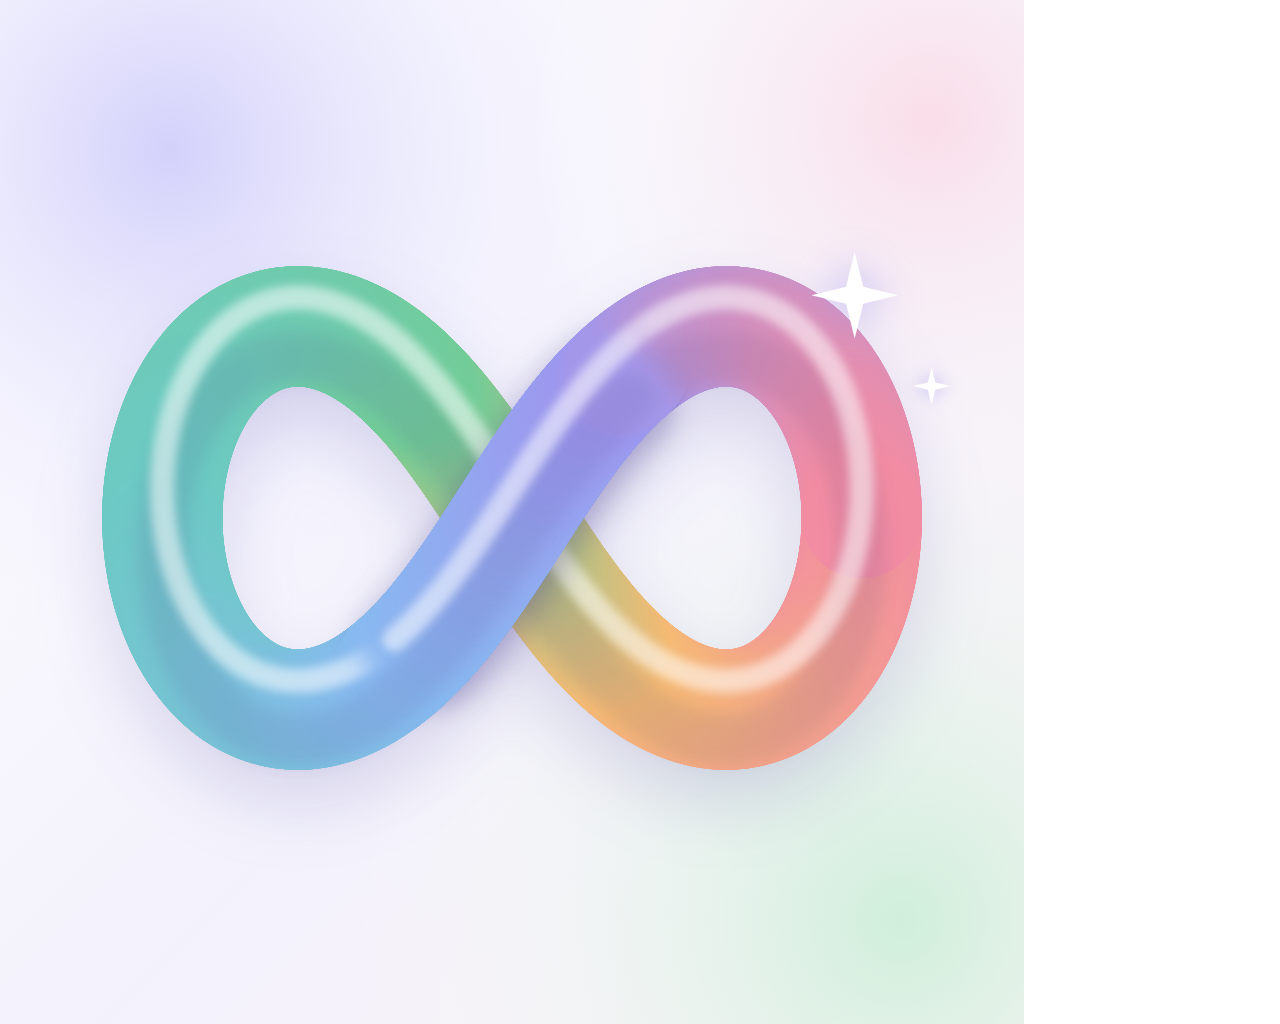
<file: design/icon.html>
<!doctype html>
<html>
<head>
<meta charset="utf-8">
<title>Loop icon</title>
<style>html,body{margin:0;background:#fff}canvas{display:block}</style>
</head>
<body>
<!--
  Loop app icon: an infinity "loop" ribbon whose colour flows through each life area
  (gym pink, school peach, diet mint, money aqua, work sky, sleep lavender).
  ?scale=0.78 renders the maskable variant (content inside Android's safe zone).
-->
<canvas id="c" width="1024" height="1024"></canvas>
<script>
const S = 1024;
const scale = Number(new URLSearchParams(location.search).get('scale') || 0.94);
const ctx = document.getElementById('c').getContext('2d');

// Background: soft pastel glass with blurred colour washes.
const bg = ctx.createLinearGradient(0, 0, S, S);
bg.addColorStop(0, '#fdfcff');
bg.addColorStop(0.55, '#f3f2fc');
bg.addColorStop(1, '#fbf0f4');
ctx.fillStyle = bg;
ctx.fillRect(0, 0, S, S);
function wash(cx, cy, r, color) {
  const g = ctx.createRadialGradient(cx, cy, 0, cx, cy, r);
  g.addColorStop(0, color);
  g.addColorStop(1, 'rgba(255,255,255,0)');
  ctx.fillStyle = g;
  ctx.fillRect(0, 0, S, S);
}
wash(170, 150, 560, 'rgba(204,202,250,.85)');
wash(900, 920, 560, 'rgba(200,238,214,.85)');
wash(930, 120, 420, 'rgba(252,212,224,.7)');

// Lemniscate ("∞") path, stretched vertically so the loops are rounder.
const A = 372 * scale, STRETCH = 1.55, N = 1400;
const point = t => {
  const s = Math.sin(t), c = Math.cos(t), d = 1 + s * s;
  return [S / 2 + (A * c) / d, S / 2 + 6 + (A * s * c * STRETCH) / d];
};

const stops = ['#f28ca3', '#f5ba74', '#72cc98', '#6ccac3', '#88baf0', '#9d98ef', '#f28ca3'];
const hex = h => [1, 3, 5].map(i => parseInt(h.slice(i, i + 2), 16));
function colorAt(u) {
  const p = u * (stops.length - 1), i = Math.min(Math.floor(p), stops.length - 2), f = p - i;
  const a = hex(stops[i]), b = hex(stops[i + 1]);
  return `rgb(${a.map((v, k) => Math.round(v + (b[k] - v) * f)).join(',')})`;
}

const W = 128 * scale; // ribbon thickness
const layer = () => { const c = document.createElement('canvas'); c.width = c.height = S; return c.getContext('2d'); };

function stroke(ctx, t0, t1, style, width, dy = 0, filter = 'none', closed = false) {
  ctx.save();
  ctx.filter = filter;
  ctx.lineCap = 'round';
  ctx.lineWidth = width;
  const steps = Math.ceil(((t1 - t0) / (2 * Math.PI)) * N);
  if (typeof style === 'string') {
    // Solid colour: one path, so blur filters run once instead of per segment.
    ctx.strokeStyle = style;
    ctx.beginPath();
    for (let i = 0; i <= steps; i++) {
      const [x, y] = point(t0 + ((t1 - t0) * i) / steps);
      i ? ctx.lineTo(x, y + dy) : ctx.moveTo(x, y + dy);
    }
    if (closed) ctx.closePath();
    ctx.stroke();
    ctx.restore();
    return;
  }
  for (let i = 0; i < steps; i++) {
    const ta = t0 + ((t1 - t0) * i) / steps, tb = t0 + ((t1 - t0) * (i + 1)) / steps;
    const [x1, y1] = point(ta), [x2, y2] = point(tb);
    ctx.strokeStyle = typeof style === 'function' ? style(ta / (2 * Math.PI)) : style;
    ctx.beginPath();
    ctx.moveTo(x1, y1 + dy);
    ctx.lineTo(x2, y2 + dy);
    ctx.stroke();
  }
  ctx.restore();
}

function ribbon(ctx, t0, t1, { shadow = false, closed = false } = {}) {
  if (shadow) {
    // Soft shadow where this strand passes over the other one.
    stroke(ctx, t0, t1, 'rgba(70,60,140,.34)', W * 1.05, 14 * scale, `blur(${16 * scale}px)`);
  }
  stroke(ctx, t0, t1, colorAt, W);
  stroke(ctx, t0, t1, 'rgba(60,50,120,.10)', W * 0.42, W * 0.25, `blur(${8 * scale}px)`, closed);   // underside shade
  stroke(ctx, t0, t1, 'rgba(255,255,255,.55)', W * 0.2, -W * 0.24, `blur(${5 * scale}px)`, closed); // glossy highlight
}

// Ground shadow under the whole loop.
stroke(ctx, 0, 2 * Math.PI, 'rgba(90,80,160,.18)', W, 34 * scale, `blur(${36 * scale}px)`, true);

// 1. The whole loop as one continuous ribbon (no seams).
ribbon(ctx, 0, 2 * Math.PI, { closed: true });

// 2. Re-draw the upper strand at the crossing on its own layer, then keep only its
//    middle (soft-edged mask) so it sits cleanly on top with a cast shadow.
const cross = 1.5 * Math.PI;
const upper = layer();
ribbon(upper, cross - 0.6, cross + 0.6, { shadow: true });
const mask = layer();
stroke(mask, cross - 0.3, cross + 0.3, '#000', W * 1.9, 0, `blur(${14 * scale}px)`);
upper.globalCompositeOperation = 'destination-in';
upper.drawImage(mask.canvas, 0, 0);
ctx.drawImage(upper.canvas, 0, 0);

// Small sparkle for the AI assistant.
function sparkle(cx, cy, r) {
  ctx.save();
  ctx.shadowColor = 'rgba(157,152,239,.6)';
  ctx.shadowBlur = r * 0.9;
  ctx.fillStyle = '#ffffff';
  ctx.beginPath();
  for (let i = 0; i < 8; i++) {
    const a = (i * Math.PI) / 4 - Math.PI / 2, rr = i % 2 ? r * 0.28 : r;
    ctx.lineTo(cx + Math.cos(a) * rr, cy + Math.sin(a) * rr);
  }
  ctx.closePath();
  ctx.fill();
  ctx.restore();
}
sparkle(S / 2 + A * 0.98, S / 2 - A * 0.62, 46 * scale);
sparkle(S / 2 + A * 1.2, S / 2 - A * 0.36, 20 * scale);
</script>
</body>
</html>
</file>
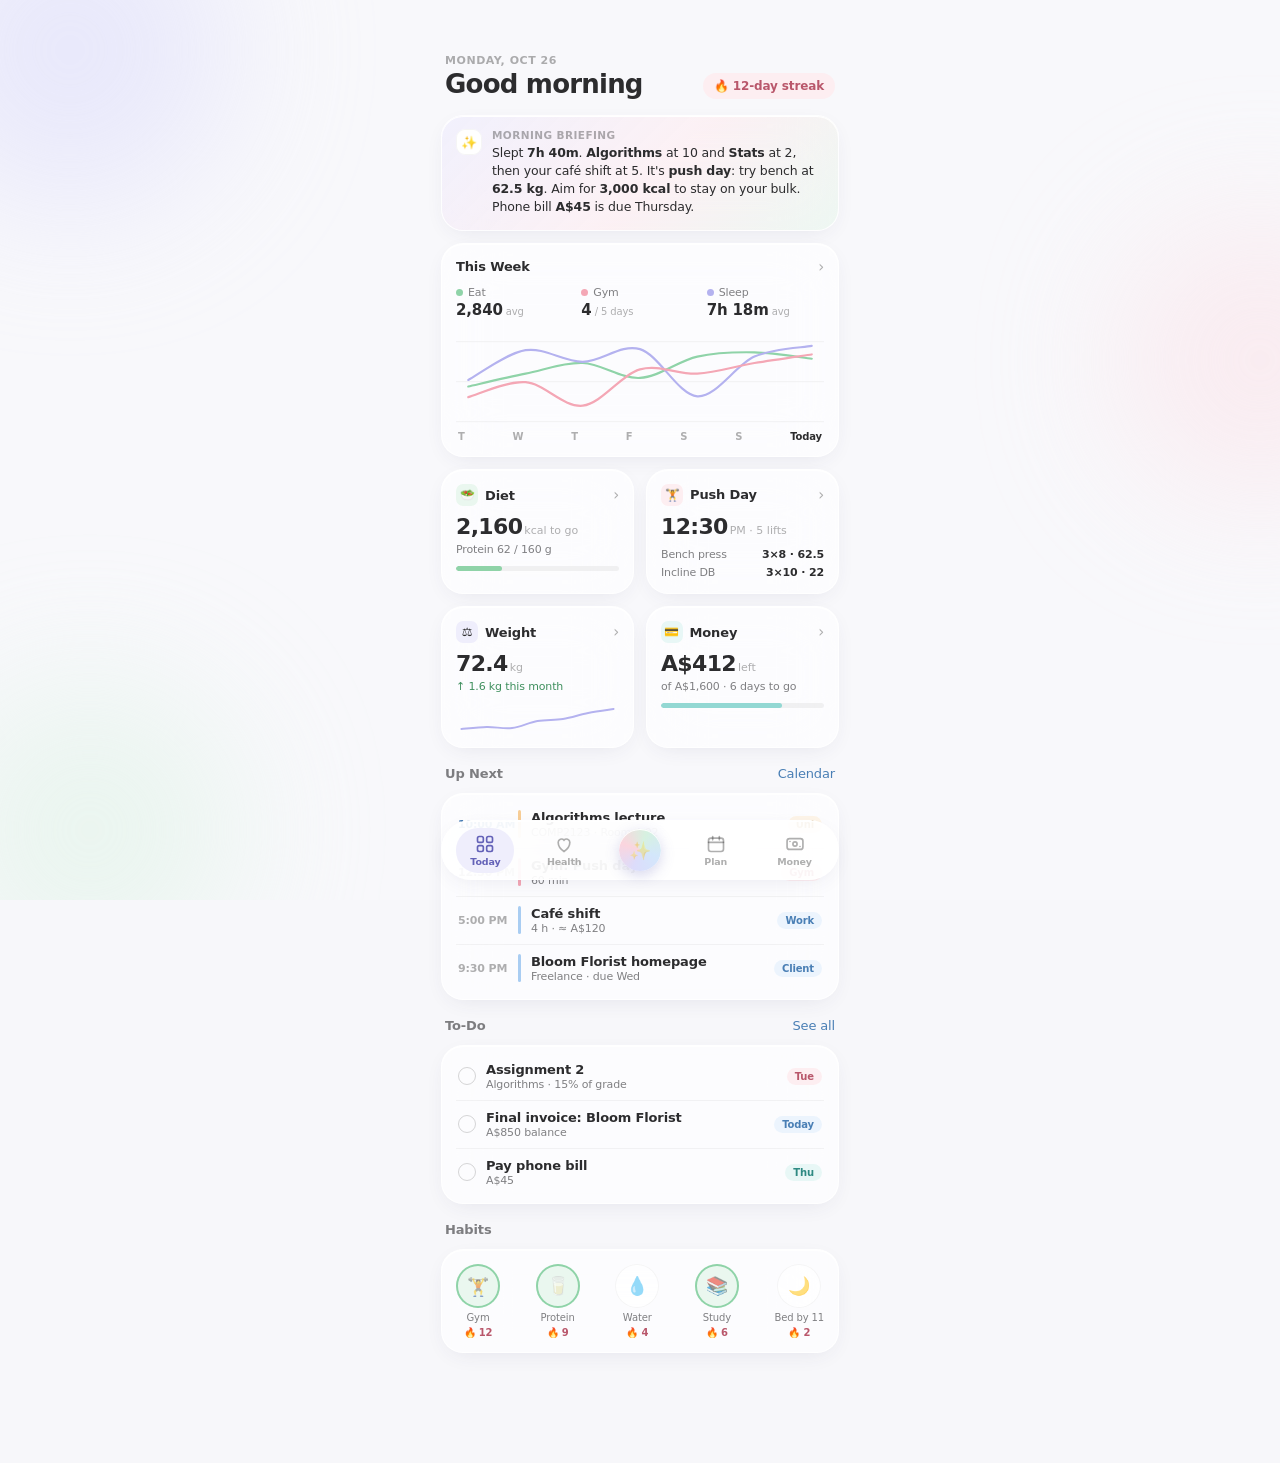
<file: design/mockup.html>
<!doctype html>
<html lang="en">
<head>
<meta charset="utf-8">
<meta name="viewport" content="width=device-width, initial-scale=1, viewport-fit=cover">
<title>Life — iPhone Mockup</title>
<style>
  :root {
    --text: #2c2c2e;
    --text-2: rgba(44,44,46,.6);
    --text-3: rgba(44,44,46,.38);
    --glass: rgba(255,255,255,.62);
    --stroke: rgba(255,255,255,.85);
    /* soft pastel palette */
    --diet: #8fd3a8;   --diet-bg: #eaf7ef;   --diet-ink: #3f8f5e;
    --move: #f4a7b5;   --move-bg: #fdeef1;   --move-ink: #b9576b;
    --sleep: #b4b2ef;  --sleep-bg: #efeefc;  --sleep-ink: #6462b8;
    --school: #f7cd96; --school-bg: #fdf4e8; --school-ink: #b07a2e;
    --work: #a9cdf2;   --work-bg: #ecf4fd;   --work-ink: #4a7fb5;
    --money: #93d8d3;  --money-bg: #e8f7f6;  --money-ink: #2f8a83;
    --radius: 22px;
  }
  * { box-sizing: border-box; margin: 0; padding: 0; }
  body {
    font-family: "Inter", -apple-system, BlinkMacSystemFont, "SF Pro Text", system-ui, sans-serif;
    color: var(--text);
    background: #f7f7fa;
    -webkit-font-smoothing: antialiased;
    letter-spacing: -0.01em;
    font-size: 14px;
  }
  .wallpaper { position: fixed; inset: 0; z-index: -1; overflow: hidden; background: #f8f8fb; }
  .blob { position: absolute; border-radius: 50%; filter: blur(70px); opacity: .55; }
  .b1 { width: 320px; height: 320px; background: #dcdcfb; top: -110px; left: -90px; }
  .b2 { width: 280px; height: 280px; background: #fbe1e7; top: 220px; right: -120px; }
  .b3 { width: 300px; height: 300px; background: #dff3e6; bottom: -80px; left: -60px; }

  .glass {
    position: relative;
    background: var(--glass);
    backdrop-filter: blur(30px) saturate(160%);
    -webkit-backdrop-filter: blur(30px) saturate(160%);
    border: 1px solid var(--stroke);
    border-radius: var(--radius);
    box-shadow: inset 0 1px 0 #fff, 0 6px 24px -10px rgba(60,60,100,.14);
  }

  .screen { max-width: 430px; margin: 0 auto; padding: 54px 16px 110px; display: none; flex-direction: column; gap: 12px; }
  .screen.show { display: flex; }

  /* Header */
  header { display: flex; align-items: flex-end; justify-content: space-between; padding: 0 4px 4px; }
  .date { font-size: 11px; font-weight: 600; color: var(--text-3); text-transform: uppercase; letter-spacing: .05em; }
  h1 { font-size: 26px; font-weight: 700; letter-spacing: -0.03em; margin-top: 2px; }
  .hdr-pill { font-size: 12px; font-weight: 600; padding: 6px 11px; border-radius: 999px; }

  .card { padding: 14px; }
  .head { display: flex; align-items: center; justify-content: space-between; margin-bottom: 10px; }
  .title { display: flex; align-items: center; gap: 7px; font-weight: 600; font-size: 13px; }
  .ico { width: 22px; height: 22px; border-radius: 7px; display: grid; place-items: center; font-size: 12px; flex: none; }
  .chev { color: var(--text-3); font-size: 15px; }
  .section-label { font-size: 13px; font-weight: 600; color: var(--text-2); padding: 6px 4px 0; display: flex; justify-content: space-between; }
  .section-label a { color: var(--work-ink); font-weight: 500; text-decoration: none; }

  /* AI briefing */
  .brief { padding: 13px 14px; display: flex; gap: 10px; background: linear-gradient(135deg, rgba(239,238,252,.8), rgba(253,238,241,.75) 55%, rgba(234,247,239,.75)); }
  .spark-ico { width: 26px; height: 26px; border-radius: 9px; flex: none; display: grid; place-items: center; font-size: 13px; background: #fff; box-shadow: inset 0 0 0 1px rgba(0,0,0,.04); }
  .brief p { font-size: 12.5px; line-height: 1.45; color: var(--text); }
  .brief b { font-weight: 600; }
  .brief .meta { font-size: 10.5px; color: var(--text-3); font-weight: 600; margin-bottom: 3px; text-transform: uppercase; letter-spacing: .04em; }

  /* Line charts */
  .stats { display: grid; grid-template-columns: repeat(3, 1fr); gap: 8px; }
  .stat .l { display: flex; align-items: center; gap: 5px; font-size: 11px; color: var(--text-2); font-weight: 500; }
  .stat .v { font-size: 15px; font-weight: 650; font-variant-numeric: tabular-nums; margin-top: 2px; }
  .stat .v span { font-size: 10px; color: var(--text-3); font-weight: 500; }
  .dot { width: 7px; height: 7px; border-radius: 50%; display: inline-block; }
  .chart { width: 100%; height: 96px; margin-top: 12px; display: block; overflow: visible; }
  .chart line, .chart path, .spark path { vector-effect: non-scaling-stroke; }
  .chart .grid-line { stroke: rgba(0,0,0,.05); stroke-width: 1; }
  .chart .ln { fill: none; stroke-width: 2.2; stroke-linecap: round; stroke-linejoin: round; }
  .chart-days { display: flex; justify-content: space-between; padding: 4px 2px 0; font-size: 10px; font-weight: 600; color: var(--text-3); }
  .chart-days span:last-child { color: var(--text); }
  .spark { width: 100%; height: 30px; margin-top: 10px; display: block; overflow: visible; }

  /* Widget grid */
  .grid { display: grid; grid-template-columns: 1fr 1fr; gap: 12px; }
  .w .big { font-size: 22px; font-weight: 700; letter-spacing: -0.03em; line-height: 1; }
  .w .big small { font-size: 11px; font-weight: 500; color: var(--text-3); margin-left: 2px; letter-spacing: 0; }
  .w .sub { font-size: 11px; color: var(--text-2); margin-top: 5px; }
  .track { height: 5px; border-radius: 3px; background: rgba(0,0,0,.05); overflow: hidden; margin-top: 10px; }
  .fill { height: 100%; border-radius: 3px; }
  .ex { display: flex; flex-direction: column; gap: 5px; margin-top: 10px; }
  .ex div { display: flex; justify-content: space-between; font-size: 11px; color: var(--text-2); }
  .ex b { color: var(--text); font-weight: 600; font-variant-numeric: tabular-nums; }

  /* Lists */
  .list { display: flex; flex-direction: column; }
  .row { display: flex; align-items: center; gap: 10px; padding: 9px 2px; border-bottom: 1px solid rgba(0,0,0,.045); }
  .row:last-child { border-bottom: none; padding-bottom: 2px; }
  .row:first-child { padding-top: 2px; }
  .time { width: 50px; white-space: nowrap; font-size: 11px; font-weight: 600; color: var(--text-3); font-variant-numeric: tabular-nums; }
  .bar { width: 3px; height: 28px; border-radius: 2px; flex: none; }
  .row .t { font-size: 13px; font-weight: 600; }
  .row .d { font-size: 11px; color: var(--text-2); margin-top: 1px; }
  .tag { margin-left: auto; font-size: 10px; font-weight: 600; padding: 3px 8px; border-radius: 999px; white-space: nowrap; }
  .amt { margin-left: auto; font-size: 13px; font-weight: 650; font-variant-numeric: tabular-nums; text-align: right; }
  .amt small { display: block; font-size: 10px; color: var(--text-3); font-weight: 500; margin-top: 1px; }
  .row.now .time { color: var(--work-ink); }
  .check { width: 18px; height: 18px; border-radius: 50%; border: 1.5px solid rgba(0,0,0,.16); flex: none; position: relative; }

  /* Habits */
  .habits { display: flex; justify-content: space-between; }
  .habit { display: flex; flex-direction: column; align-items: center; gap: 4px; font-size: 10px; font-weight: 500; color: var(--text-2); }
  .habit .c { width: 44px; height: 44px; border-radius: 50%; display: grid; place-items: center; font-size: 18px; background: rgba(255,255,255,.7); box-shadow: inset 0 0 0 1px rgba(0,0,0,.04); }
  .habit.on .c { box-shadow: inset 0 0 0 2px var(--diet); background: var(--diet-bg); }
  .habit .s { font-size: 10px; font-weight: 600; color: var(--move-ink); }

  /* Ask (chat) */
  .chat { display: flex; flex-direction: column; gap: 10px; }
  .msg-me { align-self: flex-end; max-width: 78%; padding: 9px 13px; border-radius: 18px 18px 6px 18px; background: #dcdcfb; font-size: 13px; line-height: 1.4; }
  .msg-ai { align-self: flex-start; max-width: 88%; display: flex; gap: 8px; }
  .msg-ai .spark-ico { width: 24px; height: 24px; font-size: 12px; margin-top: 2px; }
  .bubble { padding: 11px 13px; border-radius: 6px 18px 18px 18px; font-size: 13px; line-height: 1.45; }
  .logged { margin-top: 8px; padding: 10px 11px; border-radius: 14px; background: rgba(255,255,255,.8); box-shadow: inset 0 0 0 1px rgba(0,0,0,.04); }
  .logged .lh { display: flex; align-items: center; justify-content: space-between; gap: 10px; font-size: 11px; font-weight: 600; color: var(--diet-ink); }
  .logged .lh span:last-child { color: var(--text-3); font-weight: 500; }
  .logged .lt { font-size: 13px; font-weight: 600; margin-top: 4px; }
  .chips { display: flex; gap: 6px; flex-wrap: wrap; margin-top: 7px; }
  .chip { font-size: 10.5px; font-weight: 600; padding: 3px 8px; border-radius: 999px; }
  .day-sep { text-align: center; font-size: 10.5px; font-weight: 600; color: var(--text-3); }
  .composer { position: fixed; left: 50%; transform: translateX(-50%); bottom: 90px; width: calc(100% - 32px); max-width: 398px; display: flex; flex-direction: column; gap: 8px; z-index: 9; }
  .quick { display: flex; gap: 6px; overflow: hidden; }
  .quick span { flex: none; font-size: 11.5px; font-weight: 600; padding: 7px 11px; border-radius: 999px; background: rgba(255,255,255,.88); box-shadow: inset 0 0 0 1px rgba(0,0,0,.05), 0 2px 8px rgba(60,60,100,.06); color: var(--text-2); }
  .input { height: 46px; border-radius: 23px; display: flex; align-items: center; gap: 10px; padding: 0 6px 0 16px; background: rgba(255,255,255,.9); }
  .input .ph { flex: 1; color: var(--text-3); font-size: 13.5px; }
  .input .mic { width: 34px; height: 34px; border-radius: 50%; display: grid; place-items: center; background: var(--sleep-bg); color: var(--sleep-ink); }
  .input .mic svg { width: 17px; height: 17px; }

  /* Money */
  .money-top { display: flex; justify-content: space-between; align-items: flex-end; }
  .money-top .big { font-size: 30px; font-weight: 700; letter-spacing: -0.035em; line-height: 1; }
  .money-top .big small { font-size: 12px; color: var(--text-3); font-weight: 500; letter-spacing: 0; margin-left: 3px; }
  .flow { display: grid; grid-template-columns: repeat(3, 1fr); gap: 8px; margin-top: 12px; }
  .flow > div { padding: 9px 10px; border-radius: 14px; }
  .flow .k { font-size: 10.5px; font-weight: 600; }
  .flow .n { font-size: 15px; font-weight: 650; margin-top: 2px; font-variant-numeric: tabular-nums; }
  .budget { display: flex; flex-direction: column; gap: 11px; }
  .bud .top { display: flex; justify-content: space-between; font-size: 12.5px; font-weight: 600; }
  .bud .top span:last-child { font-weight: 500; color: var(--text-2); font-variant-numeric: tabular-nums; }
  .bud .track { margin-top: 6px; }
  .legend-inline { display: flex; gap: 12px; margin-top: 8px; font-size: 10.5px; color: var(--text-2); font-weight: 500; }
  .legend-inline span { display: flex; align-items: center; gap: 5px; }
  .seg { display: flex; gap: 4px; padding: 3px; border-radius: 12px; background: rgba(0,0,0,.04); }
  .seg span { font-size: 11px; font-weight: 600; padding: 5px 10px; border-radius: 9px; color: var(--text-2); }
  .seg span.on { background: #fff; color: var(--text); box-shadow: 0 1px 3px rgba(0,0,0,.08); }

  /* Tab bar */
  .tabbar { position: fixed; left: 50%; transform: translateX(-50%); bottom: 20px; width: calc(100% - 32px); max-width: 398px; height: 60px; border-radius: 30px; display: flex; justify-content: space-around; align-items: center; padding: 0 4px; z-index: 10; background: rgba(255,255,255,.88); }
  .tab { display: flex; flex-direction: column; align-items: center; gap: 2px; font-size: 9.5px; font-weight: 600; color: var(--text-3); padding: 6px 10px; border-radius: 22px; cursor: pointer; min-width: 58px; }
  .tab svg { width: 20px; height: 20px; }
  .tab.active { color: var(--sleep-ink); background: var(--sleep-bg); }
  .tab.ask .orb { width: 42px; height: 42px; border-radius: 50%; display: grid; place-items: center; font-size: 18px; background: conic-gradient(from 200deg, #dcdcfb, #fbd5de, #d6f1e0, #d3e7fb, #dcdcfb); box-shadow: inset 0 1px 0 #fff, 0 4px 14px rgba(100,98,184,.25); }
  .tab.ask { padding: 0; min-width: 52px; }
  .tab.ask.active { background: none; }
  .tab.ask.active .orb { box-shadow: inset 0 0 0 2px #fff, 0 0 0 2px var(--sleep), 0 4px 14px rgba(100,98,184,.3); }
</style>
</head>
<body>
<div class="wallpaper"><div class="blob b1"></div><div class="blob b2"></div><div class="blob b3"></div></div>

<!-- ================= TODAY ================= -->
<div class="screen" id="today">
  <header>
    <div>
      <div class="date">Monday, Oct 26</div>
      <h1>Good morning</h1>
    </div>
    <span class="hdr-pill" style="background:var(--move-bg);color:var(--move-ink)">🔥 12-day streak</span>
  </header>

  <section class="card glass brief">
    <div class="spark-ico">✨</div>
    <div>
      <div class="meta">Morning briefing</div>
      <p>Slept <b>7h 40m</b>. <b>Algorithms</b> at 10 and <b>Stats</b> at 2, then your café shift at 5. It's <b>push day</b>: try bench at <b>62.5 kg</b>. Aim for <b>3,000 kcal</b> to stay on your bulk. Phone bill <b>A$45</b> is due Thursday.</p>
    </div>
  </section>

  <section class="card glass">
    <div class="head"><div class="title">This Week</div><div class="chev">›</div></div>
    <div class="stats">
      <div class="stat"><div class="l"><span class="dot" style="background:var(--diet)"></span>Eat</div><div class="v">2,840<span> avg</span></div></div>
      <div class="stat"><div class="l"><span class="dot" style="background:var(--move)"></span>Gym</div><div class="v">4<span> / 5 days</span></div></div>
      <div class="stat"><div class="l"><span class="dot" style="background:var(--sleep)"></span>Sleep</div><div class="v">7h 18m<span> avg</span></div></div>
    </div>
    <svg class="chart" viewBox="0 0 300 90" preserveAspectRatio="none">
      <line class="grid-line" x1="0" x2="300" y1="10" y2="10"/>
      <line class="grid-line" x1="0" x2="300" y1="47.5" y2="47.5"/>
      <line class="grid-line" x1="0" x2="300" y1="85" y2="85"/>
      <polyline class="ln" stroke="var(--diet)" points="10,52 56.7,40 103.3,30 150,44 196.7,24 243.3,20 290,26"/>
      <polyline class="ln" stroke="var(--sleep)" points="10,45.9 56.7,18 103.3,28.9 150,17 196.7,61.2 243.3,24 290,14"/>
      <polyline class="ln" stroke="var(--move)" points="10,62 56.7,48 103.3,70 150,36 196.7,40 243.3,30 290,22"/>
    </svg>
    <div class="chart-days"><span>T</span><span>W</span><span>T</span><span>F</span><span>S</span><span>S</span><span>Today</span></div>
  </section>

  <div class="grid">
    <section class="card glass w">
      <div class="head"><div class="title"><div class="ico" style="background:var(--diet-bg)">🥗</div>Diet</div><div class="chev">›</div></div>
      <div class="big">2,160<small>kcal to go</small></div>
      <div class="sub">Protein 62 / 160 g</div>
      <div class="track"><div class="fill" style="width:28%;background:var(--diet)"></div></div>
    </section>
    <section class="card glass w">
      <div class="head"><div class="title"><div class="ico" style="background:var(--move-bg)">🏋️</div>Push Day</div><div class="chev">›</div></div>
      <div class="big">12:30<small>PM · 5 lifts</small></div>
      <div class="ex">
        <div>Bench press <b>3×8 · 62.5</b></div>
        <div>Incline DB <b>3×10 · 22</b></div>
      </div>
    </section>
    <section class="card glass w">
      <div class="head"><div class="title"><div class="ico" style="background:var(--sleep-bg)">⚖️</div>Weight</div><div class="chev">›</div></div>
      <div class="big">72.4<small>kg</small></div>
      <div class="sub" style="color:var(--diet-ink)">↑ 1.6 kg this month</div>
      <svg class="spark" viewBox="0 0 120 30" preserveAspectRatio="none"><polyline fill="none" stroke="var(--sleep)" stroke-width="2" stroke-linecap="round" stroke-linejoin="round" points="4,26 22.7,24 41.3,25 60,18 78.7,16 97.3,10 116,6"/></svg>
    </section>
    <section class="card glass w">
      <div class="head"><div class="title"><div class="ico" style="background:var(--money-bg)">💳</div>Money</div><div class="chev">›</div></div>
      <div class="big">A$412<small>left</small></div>
      <div class="sub">of A$1,600 · 6 days to go</div>
      <div class="track"><div class="fill" style="width:74%;background:var(--money)"></div></div>
    </section>
  </div>

  <div class="section-label">Up Next <a>Calendar</a></div>
  <section class="card glass">
    <div class="list">
      <div class="row now"><div class="time">10:00 AM</div><div class="bar" style="background:var(--school)"></div><div><div class="t">Algorithms lecture</div><div class="d">COMP2123 · Room 4.02</div></div><span class="tag" style="background:var(--school-bg);color:var(--school-ink)">Uni</span></div>
      <div class="row"><div class="time">12:30 PM</div><div class="bar" style="background:var(--move)"></div><div><div class="t">Gym: Push day</div><div class="d">60 min</div></div><span class="tag" style="background:var(--move-bg);color:var(--move-ink)">Gym</span></div>
      <div class="row"><div class="time">5:00 PM</div><div class="bar" style="background:var(--work)"></div><div><div class="t">Café shift</div><div class="d">4 h · ≈ A$120</div></div><span class="tag" style="background:var(--work-bg);color:var(--work-ink)">Work</span></div>
      <div class="row"><div class="time">9:30 PM</div><div class="bar" style="background:var(--work)"></div><div><div class="t">Bloom Florist homepage</div><div class="d">Freelance · due Wed</div></div><span class="tag" style="background:var(--work-bg);color:var(--work-ink)">Client</span></div>
    </div>
  </section>

  <div class="section-label">To-Do <a>See all</a></div>
  <section class="card glass">
    <div class="list">
      <div class="row"><div class="check"></div><div><div class="t">Assignment 2</div><div class="d">Algorithms · 15% of grade</div></div><span class="tag" style="background:var(--move-bg);color:var(--move-ink)">Tue</span></div>
      <div class="row"><div class="check"></div><div><div class="t">Final invoice: Bloom Florist</div><div class="d">A$850 balance</div></div><span class="tag" style="background:var(--work-bg);color:var(--work-ink)">Today</span></div>
      <div class="row"><div class="check"></div><div><div class="t">Pay phone bill</div><div class="d">A$45</div></div><span class="tag" style="background:var(--money-bg);color:var(--money-ink)">Thu</span></div>
    </div>
  </section>

  <div class="section-label">Habits</div>
  <section class="card glass">
    <div class="habits">
      <div class="habit on"><div class="c">🏋️</div>Gym<span class="s">🔥 12</span></div>
      <div class="habit on"><div class="c">🥛</div>Protein<span class="s">🔥 9</span></div>
      <div class="habit"><div class="c">💧</div>Water<span class="s">🔥 4</span></div>
      <div class="habit on"><div class="c">📚</div>Study<span class="s">🔥 6</span></div>
      <div class="habit"><div class="c">🌙</div>Bed by 11<span class="s">🔥 2</span></div>
    </div>
  </section>
</div>

<!-- ================= ASK ================= -->
<div class="screen" id="ask" style="padding-bottom:200px">
  <header>
    <div>
      <div class="date">Gemini · knows your data</div>
      <h1>Ask</h1>
    </div>
    <span class="hdr-pill" style="background:rgba(255,255,255,.7);color:var(--text-2)">History</span>
  </header>

  <div class="chat">
    <div class="day-sep">Today 8:12 AM</div>

    <div class="msg-me">3 eggs, 2 toast and a banana protein shake</div>
    <div class="msg-ai">
      <div class="spark-ico">✨</div>
      <div class="bubble glass">Logged breakfast. Good protein start!
        <div class="logged">
          <div class="lh"><span>🥗 Breakfast</span><span>Undo</span></div>
          <div class="lt">840 kcal · 62 g protein</div>
          <div class="chips"><span class="chip" style="background:var(--move-bg);color:var(--move-ink)">P 62g</span><span class="chip" style="background:var(--school-bg);color:var(--school-ink)">C 88g</span><span class="chip" style="background:var(--diet-bg);color:var(--diet-ink)">F 30g</span></div>
        </div>
      </div>
    </div>

    <div class="day-sep">1:34 PM</div>

    <div class="msg-me">bench 3x8 at 62.5, incline db 3x10 at 22s, dips 3x12</div>
    <div class="msg-ai">
      <div class="spark-ico">✨</div>
      <div class="bubble glass">Push day saved. Bench is <b>up 2.5 kg</b> from last week 📈
        <div class="logged">
          <div class="lh" style="color:var(--move-ink)"><span>🏋️ Push Day · 3 exercises</span><span>Undo</span></div>
          <svg class="spark" viewBox="0 0 120 30" preserveAspectRatio="none" style="margin-top:6px"><polyline fill="none" stroke="var(--move)" stroke-width="2" stroke-linecap="round" stroke-linejoin="round" points="4,26 22.7,24 41.3,20 60,20 78.7,14 97.3,12 116,5"/></svg>
          <div class="chips"><span class="chip" style="background:var(--move-bg);color:var(--move-ink)">Bench est. 1RM 77 kg</span></div>
        </div>
      </div>
    </div>

    <div class="msg-me">spent 18.50 on lunch at uni</div>
    <div class="msg-ai">
      <div class="spark-ico">✨</div>
      <div class="bubble glass">Added to Food.
        <div class="logged">
          <div class="lh" style="color:var(--money-ink)"><span>💳 Food · A$18.50</span><span>Undo</span></div>
          <div class="lt" style="font-weight:500;font-size:12px;color:var(--text-2)">A$193 left in your food budget this month</div>
        </div>
      </div>
    </div>

    <div class="msg-ai">
      <div class="spark-ico">✨</div>
      <div class="bubble glass">You're <b>1,320 kcal</b> short of your bulk target. Before your 5 PM shift, try a chicken rice bowl and a glass of milk (≈ 850 kcal, 50 g protein).</div>
    </div>
  </div>
</div>

<!-- ================= MONEY ================= -->
<div class="screen" id="money">
  <header>
    <div>
      <div class="date">October 2026 · AUD</div>
      <h1>Money</h1>
    </div>
    <div class="seg"><span>Week</span><span class="on">Month</span><span>Year</span></div>
  </header>

  <section class="card glass">
    <div class="money-top">
      <div>
        <div style="font-size:11px;font-weight:600;color:var(--text-2);margin-bottom:5px">Left to spend</div>
        <div class="big">A$412<small>of A$1,600</small></div>
      </div>
      <span class="tag" style="background:var(--diet-bg);color:var(--diet-ink)">On track</span>
    </div>
    <svg class="chart" viewBox="0 0 300 90" preserveAspectRatio="none">
      <line class="grid-line" x1="0" x2="300" y1="10" y2="10"/>
      <line class="grid-line" x1="0" x2="300" y1="47.5" y2="47.5"/>
      <line class="grid-line" x1="0" x2="300" y1="85" y2="85"/>
      <line x1="0" y1="85" x2="300" y2="10" stroke="rgba(0,0,0,.18)" stroke-width="1.5" stroke-dasharray="4 4"/>
      <polyline class="ln" stroke="var(--money)" points="0,85 30,74 60,70 90,58 120,54 150,46 180,40 210,33 242,29"/>
    </svg>
    <div class="chart-days"><span>Oct 1</span><span>8</span><span>15</span><span>22</span><span>31</span></div>
    <div class="legend-inline"><span><i class="dot" style="background:var(--money)"></i>Spent A$1,188</span><span><i class="dot" style="background:rgba(0,0,0,.25)"></i>Budget pace</span></div>
    <div class="flow">
      <div style="background:var(--diet-bg)"><div class="k" style="color:var(--diet-ink)">Income</div><div class="n">A$2,140</div></div>
      <div style="background:var(--move-bg)"><div class="k" style="color:var(--move-ink)">Spent</div><div class="n">A$1,188</div></div>
      <div style="background:var(--sleep-bg)"><div class="k" style="color:var(--sleep-ink)">Saved</div><div class="n">A$952</div></div>
    </div>
  </section>

  <div class="section-label">Budgets <a>Edit</a></div>
  <section class="card glass">
    <div class="budget">
      <div class="bud"><div class="top"><span>🍗 Food &amp; groceries</span><span>A$407 / 600</span></div><div class="track"><div class="fill" style="width:68%;background:var(--diet)"></div></div></div>
      <div class="bud"><div class="top"><span>🏠 Rent &amp; bills</span><span>A$520 / 640</span></div><div class="track"><div class="fill" style="width:81%;background:var(--sleep)"></div></div></div>
      <div class="bud"><div class="top"><span>🚆 Transport</span><span>A$96 / 150</span></div><div class="track"><div class="fill" style="width:64%;background:var(--work)"></div></div></div>
      <div class="bud"><div class="top"><span>💪 Gym &amp; supplements</span><span>A$95 / 100</span></div><div class="track"><div class="fill" style="width:95%;background:var(--move)"></div></div></div>
      <div class="bud"><div class="top"><span>🎉 Fun</span><span>A$70 / 110</span></div><div class="track"><div class="fill" style="width:64%;background:var(--school)"></div></div></div>
    </div>
  </section>

  <div class="section-label">Income this month</div>
  <section class="card glass">
    <div class="list">
      <div class="row"><div class="ico" style="background:var(--work-bg)">☕</div><div><div class="t">Café shifts</div><div class="d">43 h × A$30</div></div><div class="amt">A$1,290</div></div>
      <div class="row"><div class="ico" style="background:var(--work-bg)">💻</div><div><div class="t">Bloom Florist website</div><div class="d">50% deposit · paid Oct 20</div></div><div class="amt">A$850</div></div>
    </div>
  </section>

  <div class="section-label">Bills &amp; subscriptions <a>A$114/mo</a></div>
  <section class="card glass">
    <div class="list">
      <div class="row"><div class="ico" style="background:var(--money-bg)">📱</div><div><div class="t">Phone</div><div class="d">Due Thu, Oct 29</div></div><div class="amt">A$45</div></div>
      <div class="row"><div class="ico" style="background:var(--money-bg)">🏋️</div><div><div class="t">Gym membership</div><div class="d">Renews Nov 1</div></div><div class="amt">A$55</div></div>
      <div class="row"><div class="ico" style="background:var(--money-bg)">🎵</div><div><div class="t">Spotify</div><div class="d">Renews Nov 3</div></div><div class="amt">A$13.99</div></div>
    </div>
  </section>

  <div class="section-label">Savings goal</div>
  <section class="card glass">
    <div class="bud"><div class="top"><span>💻 New MacBook</span><span>A$1,450 / 2,500</span></div><div class="track" style="height:7px"><div class="fill" style="width:58%;background:var(--sleep)"></div></div></div>
    <div style="font-size:11px;color:var(--text-2);margin-top:7px">At this pace you'll reach it by <b style="color:var(--text)">late January</b>.</div>
  </section>
</div>

<!-- Ask composer (only on Ask screen) -->
<div class="composer" id="composer" style="display:none">
  <div class="quick"><span>🥗 Log meal</span><span>🏋️ Log workout</span><span>💳 Spent…</span><span>🗓 Plan tomorrow</span></div>
  <div class="input glass"><span class="ph">Ask or log anything…</span><div class="mic"><svg viewBox="0 0 24 24" fill="none" stroke="currentColor" stroke-width="2.2" stroke-linecap="round"><rect x="9" y="3" width="6" height="11" rx="3"/><path d="M5 11a7 7 0 0 0 14 0M12 18v3"/></svg></div></div>
</div>

<nav class="tabbar glass">
  <div class="tab" data-s="today"><svg viewBox="0 0 24 24" fill="none" stroke="currentColor" stroke-width="2" stroke-linecap="round"><rect x="3" y="3" width="7" height="7" rx="2"/><rect x="14" y="3" width="7" height="7" rx="2"/><rect x="3" y="14" width="7" height="7" rx="2"/><rect x="14" y="14" width="7" height="7" rx="2"/></svg>Today</div>
  <div class="tab" data-s="health"><svg viewBox="0 0 24 24" fill="none" stroke="currentColor" stroke-width="2" stroke-linecap="round"><path d="M12 21s-7-4.5-7-11a4 4 0 0 1 7-2.6A4 4 0 0 1 19 10c0 6.5-7 11-7 11z"/></svg>Health</div>
  <div class="tab ask" data-s="ask"><div class="orb">✨</div></div>
  <div class="tab" data-s="plan"><svg viewBox="0 0 24 24" fill="none" stroke="currentColor" stroke-width="2" stroke-linecap="round"><rect x="3" y="5" width="18" height="16" rx="3"/><path d="M3 10h18M8 3v4M16 3v4"/></svg>Plan</div>
  <div class="tab" data-s="money"><svg viewBox="0 0 24 24" fill="none" stroke="currentColor" stroke-width="2" stroke-linecap="round"><rect x="2.5" y="5.5" width="19" height="13" rx="3"/><circle cx="12" cy="12" r="2.5"/><path d="M6 9v.01M18 15v.01"/></svg>Money</div>
</nav>

<script>
// Smooth each chart polyline into a curved path (Catmull-Rom).
document.querySelectorAll('polyline.ln, .spark polyline').forEach(pl => {
  const pts = pl.getAttribute('points').trim().split(/\s+/).map(p => p.split(',').map(Number));
  let d = `M${pts[0]}`;
  for (let i = 0; i < pts.length - 1; i++) {
    const [p0, p1, p2, p3] = [pts[i - 1] || pts[i], pts[i], pts[i + 1], pts[i + 2] || pts[i + 1]];
    const c1 = [p1[0] + (p2[0] - p0[0]) / 6, p1[1] + (p2[1] - p0[1]) / 6];
    const c2 = [p2[0] - (p3[0] - p1[0]) / 6, p2[1] - (p3[1] - p1[1]) / 6];
    d += ` C${c1} ${c2} ${p2}`;
  }
  const path = document.createElementNS('http://www.w3.org/2000/svg', 'path');
  for (const a of pl.attributes) if (a.name !== 'points') path.setAttribute(a.name, a.value);
  path.setAttribute('d', d);
  pl.replaceWith(path);
});

// Simple screen switcher: #today, #ask, #money (Health/Plan not mocked yet).
function show(name) {
  if (!document.getElementById(name)) return;
  document.querySelectorAll('.screen').forEach(s => s.classList.toggle('show', s.id === name));
  document.querySelectorAll('.tab').forEach(t => t.classList.toggle('active', t.dataset.s === name));
  document.getElementById('composer').style.display = name === 'ask' ? 'flex' : 'none';
  window.scrollTo(0, 0);
}
document.querySelectorAll('.tab').forEach(t => t.addEventListener('click', () => { location.hash = t.dataset.s; }));
window.addEventListener('hashchange', () => show(location.hash.slice(1)));
show(location.hash.slice(1) || 'today');
</script>
</body>
</html>
</file>
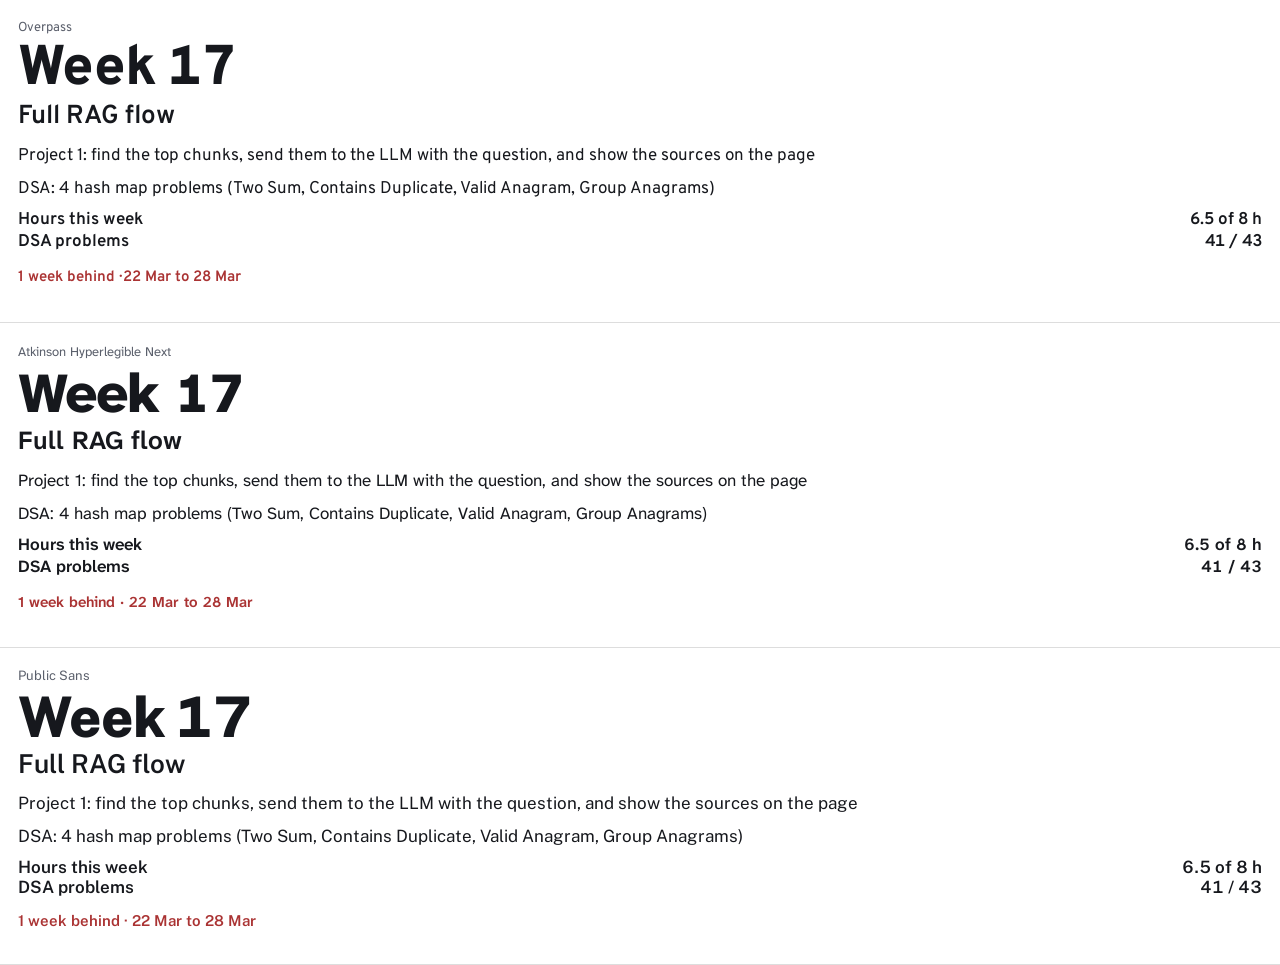
<file: roadmap/.unslop/specimen.html>
<!doctype html><html lang="en"><head><meta charset="utf-8"><meta name="viewport" content="width=device-width,initial-scale=1">
<link rel="stylesheet" href="https://fonts.googleapis.com/css2?family=Overpass:wght@400;600;800&family=Atkinson+Hyperlegible+Next:wght@400;600;800&family=Public+Sans:wght@400;600;800&display=swap">
<style>body{margin:0;background:#fff;color:#16181d}section{padding:20px 18px;border-bottom:1px solid #ddd}
.n{font-size:13px;color:#5a5f6b;margin-bottom:6px}.wk{font-size:56px;font-weight:800;line-height:1;letter-spacing:-.02em;font-variant-numeric:tabular-nums}
.g{font-size:26px;font-weight:600;line-height:1.15;margin:4px 0 12px}.t{font-size:17px;line-height:1.45;margin:8px 0}
.row{display:flex;justify-content:space-between;font-size:17px;font-variant-numeric:tabular-nums;font-weight:600}.s{font-size:15px;font-weight:600;color:#a33}</style></head><body>
<script>
for (const f of ['Overpass','Atkinson Hyperlegible Next','Public Sans']) document.write(`<section style="font-family:'${f}'"><div class=n>${f}</div><div class=wk>Week 17</div><div class=g>Full RAG flow</div>
<p class=t>Project 1: find the top chunks, send them to the LLM with the question, and show the sources on the page</p>
<p class=t>DSA: 4 hash map problems (Two Sum, Contains Duplicate, Valid Anagram, Group Anagrams)</p>
<div class=row><span>Hours this week</span><span>6.5 of 8 h</span></div><div class=row><span>DSA problems</span><span>41 / 43</span></div><p class=s>1 week behind · 22 Mar to 28 Mar</p></section>`)
</script></body></html>
</file>
<file: loops/css/app.css>
/* Loop — soft pastel "Liquid Glass" style, iPhone-first. */
[hidden] { display: none !important; }

/* ============================================================
   Design tokens
   ============================================================
   One ramp for ink, one for surfaces, one accent family, and a
   scale each for type, space, radius and elevation. Every colour
   in the sheet comes from here, so the dark theme is the same
   sheet with a different set of values rather than a second
   stylesheet to keep in step.

   The look: warm paper rather than blue-white, one quiet accent
   at a time, hairlines instead of shadows, and frosted glass
   kept for the floating chrome (tab bar, title bar, dock,
   sheets) so a card reads as paper laid on the page instead of
   another pane of the same glass. */
:root {
  /* --- Ink ------------------------------------------------
     Tuned to WCAG AA on --bg and on --surface: secondary clears
     6:1, tertiary (mostly 11px) clears 4:1. */
  --ink-rgb: 26, 25, 23;
  --text: rgb(var(--ink-rgb));
  --text-2: rgba(var(--ink-rgb), .8);
  --text-3: rgba(var(--ink-rgb), .62);

  /* --- Surfaces -------------------------------------------
     bg: the page. surface: a card. inset: a panel on a card.
     raised: a chip that sits above a track. */
  --bg: #f8f6f2;
  --surface: #fffefd;
  --inset: #f2f0ec;
  --inset-2: #eceae5;
  --raised: #fffefd;
  --halo: var(--surface);      /* ring that lifts a dot off its ground */
  --gloss: rgba(255,255,255,.9); /* top highlight on glass */

  /* --- Lines and fills ------------------------------------ */
  --hairline: rgba(var(--ink-rgb), .09);
  --line: rgba(var(--ink-rgb), .07);
  --line-soft: rgba(var(--ink-rgb), .05);
  --track: rgba(var(--ink-rgb), .07);
  --scrim: rgba(22, 20, 17, .28);

  /* --- Solid (a filled button, a dragged pill) ------------- */
  --ink: #26241f;
  --on-ink: #fffefd;
  --on-accent: #fffefd;   /* text on a filled accent */

  /* --- Glass: the floating chrome only -------------------- */
  --glass: rgba(255,254,253,.72);
  --glass-bar: rgba(247,246,244,.78);
  --sheet-bg: rgba(255,254,253,.94);
  --stroke: rgba(255,255,255,.7);
  --blur: blur(28px) saturate(170%);

  /* --- Accents --------------------------------------------
     Six domains, all at roughly one chroma and one lightness so
     a screen holding several of them reads as one palette:
     sage, clay, iris, ochre, slate and teal. `-bg` is the tint
     a tile or chip sits on, `-ink` the text on that tint. */
  --diet: #7f9f74;   --diet-bg: #ecefe6;   --diet-ink: #46613c;
  --move: #c08375;   --move-bg: #f6eae6;   --move-ink: #8e4a3b;
  --sleep: #7f80ab;  --sleep-bg: #ececf3;  --sleep-ink: #4f5082;
  --school: #c09a5e; --school-bg: #f4eddf; --school-ink: #7d5c23;
  --work: #7593b1;   --work-bg: #e9eef3;   --work-ink: #41617f;
  --money: #6b9e98;  --money-bg: #e7efed;  --money-ink: #336660;

  /* --- Type ------------------------------------------------
     --ts-u is the reader's choice (Settings -> Display, or the
     iPhone's own Text Size); --ts-w nudges everything up a
     little on the 6.7" Plus/Pro Max screens, which the 390px
     layout was first drawn for. Every font-size is multiplied
     by --ts. */
  --ts-u: 1;
  --ts-w: 1;
  --ts: calc(var(--ts-w) * var(--ts-u));
  --fs-micro: calc(11px * var(--ts));  /* eyebrows, axis labels */
  --fs-xs: calc(12px * var(--ts));     /* captions, sub-notes */
  --fs-sm: calc(13px * var(--ts));     /* list rows, body small */
  --fs-md: calc(14px * var(--ts));     /* body */
  --fs-lg: calc(16px * var(--ts));     /* lead, inputs */
  --fs-xl: calc(20px * var(--ts));     /* sheet titles */
  --fs-2xl: calc(24px * var(--ts));    /* card display numbers */
  --fs-3xl: calc(32px * var(--ts));    /* screen title, hero numbers */
  --tracking-tight: -.022em;
  --tracking-display: -.032em;
  --tracking-eyebrow: .08em;

  /* --- Space ----------------------------------------------- */
  --sp-1: 4px;  --sp-2: 8px;  --sp-3: 12px; --sp-4: 16px;
  --sp-5: 20px; --sp-6: 28px; --sp-7: 36px;

  /* --- Radius ---------------------------------------------- */
  --r-xs: 8px; --r-sm: 12px; --r-md: 16px; --r-lg: 20px;
  --r-xl: 26px; --r-2xl: 30px; --r-pill: 999px;
  --radius: var(--r-xl);

  /* --- Elevation -------------------------------------------
     Warm and shallow. A card gets a hairline, not a shadow;
     only things that genuinely float get e-2 or e-3. */
  --e-1: 0 1px 2px rgba(40, 34, 26, .04);
  --e-2: 0 2px 6px rgba(40, 34, 26, .06), 0 10px 24px -14px rgba(40, 34, 26, .14);
  --e-3: 0 8px 24px -8px rgba(40, 34, 26, .18), 0 2px 6px rgba(40, 34, 26, .06);

  color-scheme: light;
}

/* ---------- Dark ----------
   Near-black warmed a little off neutral, so the paper look
   survives the flip. Cards lift off the page with light rather
   than with a shadow, which is how depth reads on a dark ground. */
@media (prefers-color-scheme: dark) {
  :root:not([data-theme="light"]) { color-scheme: dark; }
}
:root[data-theme="dark"] { color-scheme: dark; }

@media (prefers-color-scheme: dark) {
  :root:not([data-theme="light"]) {
    --ink-rgb: 237, 236, 233;
    --text-2: rgba(var(--ink-rgb), .8);
    --text-3: rgba(var(--ink-rgb), .62);
    --bg: #121113;
    --surface: #1c1b1e;
    --inset: #252428;
    --inset-2: #2e2d32;
    --raised: #34333a;
    --gloss: rgba(255,255,255,.07);
    --hairline: rgba(var(--ink-rgb), .12);
    --line: rgba(var(--ink-rgb), .09);
    --line-soft: rgba(var(--ink-rgb), .07);
    --track: rgba(var(--ink-rgb), .12);
    --scrim: rgba(0, 0, 0, .55);
    --ink: #edece9;
    --on-ink: #161517;
    --on-accent: #1a1915;
    --glass: rgba(32,31,35,.72);
    --glass-bar: rgba(18,17,19,.8);
    --sheet-bg: rgba(30,29,33,.96);
    --stroke: rgba(255,255,255,.08);
    --diet: #8fae84;   --diet-bg: #242a21;   --diet-ink: #a9c79e;
    --move: #cf9484;   --move-bg: #2e2320;   --move-ink: #e0a898;
    --sleep: #9192bd;  --sleep-bg: #24242e;  --sleep-ink: #aeafd6;
    --school: #d0aa6c; --school-bg: #2c2620;  --school-ink: #e0c08a;
    --work: #87a5c3;   --work-bg: #1f262d;   --work-ink: #a3c0dc;
    --money: #7cb0a9;  --money-bg: #1e2827;  --money-ink: #97c7c0;
    --e-1: 0 1px 2px rgba(0, 0, 0, .3);
    --e-2: 0 2px 6px rgba(0, 0, 0, .36), 0 10px 24px -14px rgba(0, 0, 0, .6);
    --e-3: 0 10px 28px -10px rgba(0, 0, 0, .7), 0 2px 6px rgba(0, 0, 0, .4);
  }
}

/* The same values again for a theme chosen in Settings, which has
   to win over whatever the phone is set to. */
:root[data-theme="dark"] {
  --ink-rgb: 237, 236, 233;
  --text-2: rgba(var(--ink-rgb), .8);
  --text-3: rgba(var(--ink-rgb), .62);
  --bg: #121113;
  --surface: #1c1b1e;
  --inset: #252428;
  --inset-2: #2e2d32;
  --raised: #34333a;
  --gloss: rgba(255,255,255,.07);
  --hairline: rgba(var(--ink-rgb), .12);
  --line: rgba(var(--ink-rgb), .09);
  --line-soft: rgba(var(--ink-rgb), .07);
  --track: rgba(var(--ink-rgb), .12);
  --scrim: rgba(0, 0, 0, .55);
  --ink: #edece9;
  --on-ink: #161517;
  --on-accent: #1a1915;
  --glass: rgba(32,31,35,.72);
  --glass-bar: rgba(18,17,19,.8);
  --sheet-bg: rgba(30,29,33,.96);
  --stroke: rgba(255,255,255,.08);
  --diet: #8fae84;   --diet-bg: #242a21;   --diet-ink: #a9c79e;
  --move: #cf9484;   --move-bg: #2e2320;   --move-ink: #e0a898;
  --sleep: #9192bd;  --sleep-bg: #24242e;  --sleep-ink: #aeafd6;
  --school: #d0aa6c; --school-bg: #2c2620;  --school-ink: #e0c08a;
  --work: #87a5c3;   --work-bg: #1f262d;   --work-ink: #a3c0dc;
  --money: #7cb0a9;  --money-bg: #1e2827;  --money-ink: #97c7c0;
  --e-1: 0 1px 2px rgba(0, 0, 0, .3);
  --e-2: 0 2px 6px rgba(0, 0, 0, .36), 0 10px 24px -14px rgba(0, 0, 0, .6);
  --e-3: 0 10px 28px -10px rgba(0, 0, 0, .7), 0 2px 6px rgba(0, 0, 0, .4);
}

* { box-sizing: border-box; margin: 0; padding: 0; }
html { -webkit-text-size-adjust: 100%; touch-action: manipulation; /* no double-tap zoom when tapping + quickly */ }
body {
  font-family: -apple-system, BlinkMacSystemFont, "SF Pro Text", "Inter", system-ui, sans-serif;
  color: var(--text);
  background: var(--bg);
  -webkit-font-smoothing: antialiased;
  -webkit-tap-highlight-color: transparent;
  letter-spacing: -0.01em;
  font-size: var(--fs-md);
  min-height: 100dvh;
}
button { font: inherit; color: inherit; border: none; background: none; cursor: pointer; text-align: inherit; }
a { cursor: pointer; }

/* ---------- The page itself ----------
   A warm ground with three very low-chroma washes drifting over it
   and a fine grain on top. The old wallpaper was three saturated
   blobs seen through every translucent card, which put a moving
   colour cast under dense numbers; these are faint enough to give
   the page depth without ever competing with the data. */
.wallpaper { position: fixed; inset: 0; z-index: -1; overflow: hidden; background: var(--bg); }
.blob { position: absolute; border-radius: 50%; filter: blur(90px); opacity: .38; }
.b1 { width: 420px; height: 420px; background: var(--sleep-bg); top: -160px; left: -130px; }
.b2 { width: 360px; height: 360px; background: var(--move-bg); top: 240px; right: -160px; }
.b3 { width: 400px; height: 400px; background: var(--diet-bg); bottom: -120px; left: -90px; }
/* Grain: breaks up the gradient banding that large soft washes show on
   an OLED phone, and gives the ground a paper tooth. */
.wallpaper::after {
  content: ""; position: absolute; inset: -50%; pointer-events: none; opacity: .5; mix-blend-mode: overlay;
  background-image: url("data:image/svg+xml,%3Csvg xmlns='http://www.w3.org/2000/svg' width='160' height='160'%3E%3Cfilter id='n'%3E%3CfeTurbulence type='fractalNoise' baseFrequency='.85' numOctaves='3'/%3E%3CfeColorMatrix type='saturate' values='0'/%3E%3C/filter%3E%3Crect width='160' height='160' filter='url(%23n)' opacity='.5'/%3E%3C/svg%3E");
}
:root[data-theme="dark"] .wallpaper::after { opacity: .3; mix-blend-mode: soft-light; }
@media (prefers-color-scheme: dark) {
  :root:not([data-theme="light"]) .wallpaper::after { opacity: .3; mix-blend-mode: soft-light; }
  :root:not([data-theme="light"]) .blob { opacity: .55; filter: blur(100px); }
}

/* ---------- Materials ----------
   Two of them, and the difference is the point. `.glass` is the
   floating chrome: the tab bar, the title bar, the pinned dock, a
   sheet — things that sit over the page and should show it moving
   underneath. `.card` is paper laid on the page: solid, a hairline,
   barely a shadow. Before this they were the same frosted pane, so
   a screen had no depth order and every scroll composited a few
   dozen backdrop filters. */
.glass {
  position: relative;
  background: var(--glass);
  backdrop-filter: var(--blur);
  -webkit-backdrop-filter: var(--blur);
  border: 1px solid var(--stroke);
  border-radius: var(--radius);
  box-shadow: inset 0 1px 0 var(--gloss), var(--e-2);
}
.card.glass, .card {
  background: var(--surface);
  backdrop-filter: none; -webkit-backdrop-filter: none;
  border: 1px solid var(--hairline);
  box-shadow: var(--e-1);
}

.screen {
  max-width: 430px; margin: 0 auto;
  padding: calc(env(safe-area-inset-top) + var(--sp-6)) var(--sp-4) calc(env(safe-area-inset-bottom) + 112px);
  display: flex; flex-direction: column; gap: var(--sp-3);
}

/* ---------- Header ----------
   An eyebrow in small caps over an oversized title: the date is
   context, the title is the thing. */
header { display: flex; align-items: flex-end; justify-content: space-between; gap: 10px; padding: 0 var(--sp-1) var(--sp-2); }
.date {
  font-size: var(--fs-micro); font-weight: 600; color: var(--text-3);
  text-transform: uppercase; letter-spacing: var(--tracking-eyebrow);
}
h1 { font-size: var(--fs-3xl); font-weight: 700; letter-spacing: var(--tracking-display); margin-top: 4px; line-height: 1.04; }
.hdr-right { display: flex; align-items: center; gap: 8px; }
.hdr-pill { font-size: var(--fs-xs); font-weight: 600; padding: 7px 12px; border-radius: var(--r-pill); white-space: nowrap; }
.icon-btn { width: 36px; height: 36px; border-radius: 50%; display: grid; place-items: center; color: var(--text-2); }
.pill-btn { font-size: var(--fs-xs); font-weight: 600; padding: 8px 14px; border-radius: var(--r-pill); background: var(--sleep-bg); color: var(--sleep-ink); white-space: nowrap; }

.card { padding: var(--sp-4); }
.head { display: flex; align-items: center; justify-content: space-between; margin-bottom: var(--sp-3); }
.title { display: flex; align-items: center; gap: var(--sp-2); font-weight: 600; font-size: var(--fs-sm); letter-spacing: var(--tracking-tight); }
.ico { width: 22px; height: 22px; border-radius: 7px; display: grid; place-items: center; font-size: calc(12px * var(--ts)); flex: none; }
.big-ico { width: 30px; height: 30px; font-size: calc(16px * var(--ts)); background: var(--inset); border-radius: var(--r-sm); }
.chev { color: var(--text-3); font-size: calc(14px * var(--ts)); }
.sub-note { font-size: calc(11px * var(--ts)); color: var(--text-3); font-weight: 500; }
/* Two levels of heading, so a screen reads as a few named chapters rather than
   a stack of identical cards. .sect is the chapter: bigger, darker, with a
   hairline and air above it. .section-label is a group inside one. */
/* A chapter gets real air above it and a title a clear step up from
   the card titles under it, so the eye finds the chapter breaks
   while scrolling instead of reading one undifferentiated stack. */
.sect { padding: var(--sp-5) var(--sp-1) 0; margin-top: var(--sp-2); }
.sect::before {
  content: ""; display: block; width: 28px; height: 2px; border-radius: 2px;
  background: var(--hairline); margin-bottom: var(--sp-4);
}
.sect.open { margin-top: 0; padding-top: var(--sp-1); }
.sect.open::before { display: none; }
.sect-h { display: flex; align-items: baseline; justify-content: space-between; gap: 10px; }
.sect h2 { font-size: var(--fs-xl); font-weight: 700; letter-spacing: var(--tracking-display); color: var(--text); line-height: 1.15; }
.sect-h a, .sect-h button { font-size: var(--fs-xs); font-weight: 600; color: var(--sleep-ink); white-space: nowrap; }
.sect-h a:active, .sect-h button:active { opacity: .55; }
.sect-n { font-size: var(--fs-xs); color: var(--text-3); line-height: 1.5; margin-top: var(--sp-1); max-width: 34em; }
.sect-v { font-size: var(--fs-xs); font-weight: 600; color: var(--text-3); white-space: nowrap; font-variant-numeric: tabular-nums; }

/* A group inside a chapter: a small-caps rule, not a second heading,
   so it never reads as a chapter of its own. */
.section-label {
  font-size: var(--fs-micro); font-weight: 650; color: var(--text-3);
  text-transform: uppercase; letter-spacing: var(--tracking-eyebrow);
  padding: var(--sp-2) var(--sp-1) 0; display: flex; justify-content: space-between; align-items: baseline;
}
.section-label a { color: var(--sleep-ink); font-weight: 600; text-transform: none; letter-spacing: 0; font-size: var(--fs-xs); }
.section-label span { font-weight: 500; color: var(--text-3); text-transform: none; letter-spacing: 0; font-size: var(--fs-xs); }
.label-sm { font-size: var(--fs-micro); font-weight: 650; color: var(--text-3); margin-bottom: var(--sp-2); text-transform: uppercase; letter-spacing: var(--tracking-eyebrow); }
.note { font-size: var(--fs-xs); color: var(--text-2); line-height: 1.5; margin-bottom: var(--sp-3); }
.note.center { text-align: center; margin: 14px 0 0; }
.empty { text-align: center; color: var(--text-3); font-size: var(--fs-xs); padding: var(--sp-5) var(--sp-2); line-height: 1.5; }
.grow { flex: 1; min-width: 0; }

/* Banners */
.banner { display: flex; align-items: center; gap: 10px; padding: 12px; }
.banner p { flex: 1; font-size: calc(12px * var(--ts)); line-height: 1.45; }
.spark-ico { width: 30px; height: 30px; border-radius: var(--r-sm); flex: none; display: grid; place-items: center; font-size: calc(15px * var(--ts)); background: var(--raised); box-shadow: inset 0 0 0 1px var(--line-soft); }

/* Stats + charts */
.stats { display: grid; grid-template-columns: repeat(3, 1fr); gap: 8px; }
.stat .l { display: flex; align-items: center; gap: 5px; font-size: calc(11px * var(--ts)); color: var(--text-2); font-weight: 500; }
.stat .v { font-size: var(--fs-lg); font-weight: 600; letter-spacing: var(--tracking-tight); font-variant-numeric: tabular-nums; margin-top: 3px; white-space: nowrap; }
.stat .v span { font-size: calc(11px * var(--ts)); color: var(--text-3); font-weight: 500; }
.dot { width: 7px; height: 7px; border-radius: 50%; display: inline-block; }
.chart-wrap { position: relative; height: 96px; margin-top: 12px; }
.chart-wrap svg { position: absolute; inset: 0; width: 100%; height: 100%; overflow: visible; }
.chart-wrap line, .chart-wrap path, .spark path { vector-effect: non-scaling-stroke; }
.grid-line { stroke: var(--line); stroke-width: 1; }
.goal-line { stroke: rgba(var(--ink-rgb),.3); stroke-width: 1.2; stroke-dasharray: 4 4; }
.ln { fill: none; stroke-width: 2.2; stroke-linecap: round; stroke-linejoin: round; }
.ln-fill { opacity: .1; stroke: none; }
.chart-y { position: absolute; right: 0; font-size: calc(10.5px * var(--ts)); font-weight: 600; color: var(--text-3); background: var(--inset); border-radius: 4px; padding: 0 3px; font-variant-numeric: tabular-nums; pointer-events: none; }
.chart-y.top { top: 6.5%; transform: translateY(-50%); }
.chart-y.mid { top: 50%; transform: translateY(-50%); }
.bars { display: flex; align-items: flex-end; gap: 1.5px; height: 26px; margin-top: 10px; }
.bars .bar { flex: 1; min-width: 0; height: var(--h); min-height: 0; border-radius: 2px 2px 1px 1px; background: var(--c); opacity: .45; }
.bars .bar.on { opacity: .95; }
.track .fill.soft { opacity: .45; }
.dot.dash-dot { width: 10px; height: 0; border-top: 2px dashed rgba(var(--ink-rgb),.42); border-radius: 0; }
.note.sub { color: var(--text-3); margin-top: 4px; }
.pt { position: absolute; width: 7px; height: 7px; border-radius: 50%; transform: translate(-50%, -50%); background: var(--c); box-shadow: 0 0 0 2px var(--halo); }
.pt.live { width: 9px; height: 9px; background: var(--raised); box-shadow: inset 0 0 0 2px var(--c), 0 0 0 2px var(--halo); }
.pt.live::after { content: ""; position: absolute; inset: -4px; border-radius: 50%; border: 2px solid var(--c); opacity: 0; animation: ping 2.4s ease-out infinite; }
.chart-days { display: flex; justify-content: space-between; padding: 5px 2px 0; font-size: calc(11px * var(--ts)); font-weight: 600; color: var(--text-3); }
.chart-days span:last-child { color: var(--text); }
.spark { width: 100%; height: 30px; margin-top: 10px; display: block; overflow: visible; }
.spark-empty { height: 30px; margin-top: 10px; }

/* Widgets */
.grid { display: grid; grid-template-columns: 1fr 1fr; gap: 12px; }
.w { cursor: pointer; }
.w .big, .hv-mini .big { font-size: var(--fs-2xl); font-weight: 700; letter-spacing: var(--tracking-display); line-height: 1; white-space: nowrap; font-variant-numeric: tabular-nums; }
.w .big small, .hv-mini .big small { font-size: var(--fs-xs); font-weight: 500; color: var(--text-3); margin-left: 4px; letter-spacing: 0; }
.w .sub, .hv-mini .sub { font-size: calc(11px * var(--ts)); color: var(--text-2); margin-top: 5px; }
.track { height: 5px; border-radius: 3px; background: var(--line); overflow: hidden; margin-top: 10px; }
.fill { height: 100%; border-radius: 3px; transition: width .3s; }
.drops { display: flex; gap: 3px; margin-top: 10px; }
.drop { flex: 1; height: 16px; border-radius: 5px; background: var(--line); transition: background .25s, transform .15s; }
.drop.on { background: var(--work); }
.drop:active { transform: scaleY(.8); }
.water-ctrl { display: flex; gap: 6px; margin-top: 8px; }
.mini { flex: 1; height: 28px; border-radius: var(--r-sm); background: var(--work-bg); color: var(--work-ink); font-weight: 700; font-size: calc(16px * var(--ts)); text-align: center; }
.mini:active, .habit:active .c, .btn:active, .quick-btn:active { transform: scale(.96); }

/* Lists */
.list { display: flex; flex-direction: column; }
.row { display: flex; align-items: center; gap: var(--sp-3); padding: 11px 2px; border-bottom: 1px solid var(--line-soft); }
.row:last-child { border-bottom: none; padding-bottom: 2px; }
.row:first-child { padding-top: 2px; }
.time { width: 56px; flex: none; white-space: nowrap; font-size: var(--fs-xs); font-weight: 600; color: var(--text-3); font-variant-numeric: tabular-nums; }
.bar { width: 3px; height: 28px; border-radius: 2px; flex: none; }
.row .t { font-size: var(--fs-md); font-weight: 600; letter-spacing: var(--tracking-tight); overflow: hidden; text-overflow: ellipsis; white-space: nowrap; }
.row .d { font-size: var(--fs-xs); color: var(--text-2); margin-top: 2px; }
.amt { font-size: var(--fs-sm); font-weight: 600; font-variant-numeric: tabular-nums; white-space: nowrap; letter-spacing: var(--tracking-tight); }
.x-btn { width: 26px; height: 26px; flex: none; border-radius: 50%; color: var(--text-3); display: grid; place-items: center; font-size: calc(12px * var(--ts)); background: var(--line-soft); }
.chips { display: flex; gap: 6px; flex-wrap: wrap; margin-top: 10px; }
.chip { font-size: var(--fs-micro); font-weight: 600; padding: 5px 10px; border-radius: var(--r-pill); letter-spacing: 0; }

/* Habits */
.habits { display: flex; justify-content: space-between; flex-wrap: wrap; gap: 6px; }
.habit { display: flex; flex-direction: column; align-items: center; gap: 4px; font-size: calc(11px * var(--ts)); font-weight: 500; color: var(--text-2); min-width: 56px; }
.habit .c { width: 46px; height: 46px; border-radius: 50%; display: grid; place-items: center; font-size: calc(19px * var(--ts)); background: var(--inset); box-shadow: inset 0 0 0 1px var(--line); transition: transform .15s; }
.habit.on .c { box-shadow: inset 0 0 0 2px var(--diet); background: var(--diet-bg); }
.habit .s { font-size: calc(11px * var(--ts)); font-weight: 600; color: var(--move-ink); }

/* Health */
.money-top { display: flex; justify-content: space-between; align-items: flex-end; gap: 10px; }
.big-xl { font-size: var(--fs-3xl); font-weight: 700; letter-spacing: var(--tracking-display); line-height: 1; font-variant-numeric: tabular-nums; }
.big-xl small { font-size: var(--fs-sm); color: var(--text-3); font-weight: 500; letter-spacing: 0; margin-left: 5px; }
.seg { display: flex; gap: 4px; padding: 3px; border-radius: var(--r-sm); background: var(--track); }
.seg button { font-size: var(--fs-xs); font-weight: 600; padding: 7px 10px; border-radius: var(--r-xs); color: var(--text-2); text-align: center; letter-spacing: var(--tracking-tight); }
.seg button.on { background: var(--raised); color: var(--text); box-shadow: var(--e-1); }
.seg.wide button { flex: 1; }

.soon { text-align: center; padding: 34px 22px; }
.soon-e { font-size: calc(38px * var(--ts)); margin-bottom: 12px; }
.soon p { font-size: calc(13px * var(--ts)); color: var(--text-2); line-height: 1.5; }

/* Forms */
.field { display: flex; flex-direction: column; gap: 5px; margin-bottom: 12px; }
.field label { font-size: calc(12px * var(--ts)); font-weight: 600; color: var(--text-2); }
.input-x {
  font: inherit; font-size: calc(16px * var(--ts)); /* 16px stops iOS zooming into inputs */
  padding: 11px 13px; border-radius: var(--r-md); width: 100%; min-width: 0;
  border: 1px solid var(--hairline); background: var(--surface); color: var(--text); outline: none;
  -webkit-appearance: none; appearance: none;
}
.input-x:focus { border-color: var(--sleep); box-shadow: 0 0 0 3px var(--sleep-bg); }
.row2 { display: grid; grid-template-columns: 1fr 1fr; gap: 10px; }
.btn { display: flex; align-items: center; justify-content: center; height: 50px; border-radius: var(--r-md); font-weight: 600; font-size: var(--fs-lg); letter-spacing: var(--tracking-tight); width: 100%; background: var(--ink); color: var(--on-ink); transition: transform .12s; }
.btn.soft { background: var(--sleep-bg); color: var(--sleep-ink); }
.btn.danger { background: var(--move-bg); color: var(--move-ink); }
.add-habit { display: flex; gap: 8px; margin-top: 12px; align-items: center; }
.add-habit .emoji-in { width: 56px; flex: none; text-align: center; }

/* Bottom sheet */
.sheet-wrap { position: fixed; inset: 0; z-index: 50; display: flex; align-items: flex-end; justify-content: center; }
.sheet-bg { position: absolute; inset: 0; background: var(--scrim); animation: fade .25s ease; }
.closing .sheet-bg { animation: fade-out .24s ease forwards; }
.closing .sheet { animation: down .24s cubic-bezier(.4,0,1,1) forwards; }
.sheet {
  position: relative; width: 100%; max-width: 430px; max-height: 88dvh; overflow-y: auto;
  border-radius: var(--r-2xl) var(--r-2xl) 0 0; border-bottom: none;
  padding: 8px 18px calc(env(safe-area-inset-bottom) + 22px);
  background: var(--sheet-bg);
  backdrop-filter: var(--blur); -webkit-backdrop-filter: var(--blur);
  border-top: 1px solid var(--stroke);
  animation: up .42s cubic-bezier(.22,1.12,.36,1);
  transition: transform .3s cubic-bezier(.2,.8,.2,1);
  overscroll-behavior: contain;
}
.grabber { width: 36px; height: 5px; border-radius: 3px; background: rgba(var(--ink-rgb),.2); margin: 0 auto 14px; }
.sheet h2 { font-size: var(--fs-xl); font-weight: 700; letter-spacing: var(--tracking-display); margin-bottom: 14px; display: flex; justify-content: space-between; align-items: center; }
.quick-grid { display: grid; grid-template-columns: 1fr 1fr; gap: 10px; }
.quick-btn { padding: 16px 14px; border-radius: var(--r-lg); display: flex; flex-direction: column; gap: 8px; font-weight: 600; font-size: calc(14px * var(--ts)); transition: transform .12s; }
.quick-btn .e { font-size: calc(24px * var(--ts)); }
.chips-recent { display: flex; flex-wrap: wrap; gap: 6px; margin-bottom: 14px; }
.chip-btn { padding: 7px 11px; border-radius: var(--r-pill); background: var(--diet-bg); color: var(--diet-ink); font-size: calc(12px * var(--ts)); font-weight: 600; }
@keyframes up { from { transform: translateY(100%); } }
@keyframes down { to { transform: translateY(105%); } }
@keyframes fade { from { opacity: 0; } }
@keyframes fade-out { to { opacity: 0; } }

/* Toast */
.toast {
  position: fixed; left: 50%; top: calc(env(safe-area-inset-top) + 12px); z-index: 60;
  transform: translate(-50%, -120px); transition: transform .3s cubic-bezier(.2,.8,.2,1);
  padding: 10px 16px; border-radius: var(--r-pill); font-size: var(--fs-sm); font-weight: 600; background: var(--glass);
  white-space: nowrap; pointer-events: none;
}
.toast.show { transform: translate(-50%, 0); }
.toast { display: flex; align-items: center; gap: 12px; }
.toast.has-action { pointer-events: auto; padding-right: 6px; }
.toast-act { font-size: calc(13px * var(--ts)); font-weight: 700; color: var(--sleep-ink); background: var(--sleep-bg); padding: 6px 12px; border-radius: var(--r-pill); }

/* Tab bar */
.tabbar {
  position: fixed; left: 50%; transform: translateX(-50%); bottom: max(16px, env(safe-area-inset-bottom));
  width: calc(100% - 32px); max-width: 398px; height: 60px; border-radius: 30px; z-index: 10;
  display: flex; justify-content: space-around; align-items: center; padding: 0 4px; background: var(--glass-bar);
}
.tab { display: flex; flex-direction: column; align-items: center; gap: 2px; font-size: calc(10.5px * var(--ts)); font-weight: 600; color: var(--text-3); padding: 6px 10px; border-radius: var(--r-xl); min-width: 58px; }
.tab svg { width: 20px; height: 20px; }
.tab { position: relative; z-index: 1; transition: color .25s; }
.tab.active { color: var(--sleep-ink); }
.tab-ind {
  position: absolute; left: 0; top: 50%; height: 48px; margin-top: -24px; border-radius: 24px; background: var(--sleep-bg);
  transition: transform .45s cubic-bezier(.3,1.35,.5,1), width .3s, opacity .2s; opacity: 0; pointer-events: none;
  box-shadow: inset 0 1px 0 var(--gloss);
}
.tab.ask { padding: 0; min-width: 52px; }
.tab.ask:active .orb { transform: scale(.9) rotate(90deg); }
.tab.ask .orb {
  width: 44px; height: 44px; border-radius: 50%; display: grid; place-items: center; font-size: calc(22px * var(--ts)); font-weight: 400; color: var(--sleep-ink);
  background: conic-gradient(from 200deg, var(--sleep-bg), var(--move-bg), var(--diet-bg), var(--work-bg), var(--sleep-bg));
  box-shadow: inset 0 1px 0 var(--gloss), var(--e-2);
  transition: transform .3s cubic-bezier(.3,1.4,.5,1);
}

/* ---------- v1.1: polish ---------- */
.haptic { position: fixed; left: -100px; top: 0; opacity: 0; pointer-events: none; }
.streak { color: var(--move-ink); }
.tap { cursor: pointer; transition: transform .18s cubic-bezier(.3,1.4,.5,1); }
.tap:active { transform: scale(.98); }
.row.tap:active { transform: none; background: var(--line-soft); border-radius: var(--r-sm); }

/* Compact title bar that fades in when the large title scrolls away */
.topbar {
  position: fixed; top: 0; left: 0; right: 0; z-index: 20; pointer-events: none;
  padding: calc(env(safe-area-inset-top) + 10px) 16px 10px; text-align: center;
  font-size: calc(15px * var(--ts)); font-weight: 650; letter-spacing: -.01em;
  background: var(--glass-bar); backdrop-filter: var(--blur); -webkit-backdrop-filter: var(--blur);
  border-bottom: 1px solid var(--hairline);
  opacity: 0; transform: translateY(-6px); transition: opacity .25s, transform .25s;
}
.topbar.show { opacity: 1; transform: none; }

/* Screen enter: cards rise in one after another, charts draw, bars grow */
.enter .screen > * { animation: rise .55s cubic-bezier(.2,.9,.3,1) both; }
.enter .screen > *:nth-child(2) { animation-delay: .04s; }
.enter .screen > *:nth-child(3) { animation-delay: .08s; }
.enter .screen > *:nth-child(4) { animation-delay: .12s; }
.enter .screen > *:nth-child(5) { animation-delay: .16s; }
.enter .screen > *:nth-child(6) { animation-delay: .2s; }
.enter .screen > *:nth-child(n+7) { animation-delay: .24s; }
.enter .grid > * { animation: rise .55s cubic-bezier(.2,.9,.3,1) both; }
.enter .grid > *:nth-child(2) { animation-delay: .05s; }
.enter .grid > *:nth-child(3) { animation-delay: .1s; }
.enter .grid > *:nth-child(4) { animation-delay: .15s; }
.enter .chart-wrap svg, .enter .spark { animation: draw 1.1s cubic-bezier(.4,0,.2,1) .15s both; }
.enter .pt { animation: fade .4s ease 1s both; }
.enter .fill { animation: grow .9s cubic-bezier(.2,.9,.3,1) .2s both; transform-origin: left; }
@keyframes rise { from { opacity: 0; transform: translateY(14px) scale(.985); } }
@keyframes draw { from { clip-path: inset(0 100% 0 0); } to { clip-path: inset(0 0 0 0); } }
@keyframes grow { from { transform: scaleX(0); } }
@keyframes ping { 0% { opacity: .7; transform: scale(.6); } 80%, 100% { opacity: 0; transform: scale(1.8); } }

/* Feedback pop for the thing you just tapped */
.pop { animation: pop .45s cubic-bezier(.3,1.6,.5,1); }
.habit.pop .c { animation: pop .45s cubic-bezier(.3,1.6,.5,1); }
.habit.pop { animation: none; }
@keyframes pop { 0% { transform: scale(.82); } 60% { transform: scale(1.08); } 100% { transform: none; } }
.habit .c { transition: background .25s, box-shadow .25s, transform .15s; }

/* Health */
.macro-bars { display: flex; flex-direction: column; gap: 9px; margin-top: 14px; }
.macro { display: grid; grid-template-columns: 54px 1fr auto; gap: 10px; align-items: center; font-size: calc(12px * var(--ts)); font-weight: 500; color: var(--text-2); }
.macro .track { margin: 0; height: 6px; }
.macro b { font-weight: 600; color: var(--text); font-variant-numeric: tabular-nums; font-size: calc(12px * var(--ts)); }
.big-md { font-size: var(--fs-2xl); font-weight: 700; letter-spacing: var(--tracking-display); font-variant-numeric: tabular-nums; }
.seg.wide { position: relative; }

/* Forms & sheets */
.row3 { display: grid; grid-template-columns: repeat(3, 1fr); gap: 10px; }
.btn-row { display: flex; gap: 10px; }
.btn-row .btn.danger { width: auto; padding: 0 18px; flex: none; }
.btn.ghost { background: none; color: var(--text-2); margin-top: 6px; }
.calc-btn { margin-bottom: 14px; }
select.input-x {
  background-image: url("data:image/svg+xml,%3Csvg xmlns='http://www.w3.org/2000/svg' width='12' height='8' fill='none' stroke='%23888' stroke-width='1.8' stroke-linecap='round'%3E%3Cpath d='M1 1.5l5 5 5-5'/%3E%3C/svg%3E");
  background-repeat: no-repeat; background-position: right 14px center; padding-right: 36px;
}
.seg.radio { margin-bottom: 14px; }
.seg.radio label { flex: 1; text-align: center; font-size: calc(13px * var(--ts)); font-weight: 600; padding: 8px; border-radius: var(--r-xs); color: var(--text-2); cursor: pointer; transition: background .2s, color .2s; }
.seg.radio input { display: none; }
.seg.radio label:has(input:checked) { background: var(--raised); color: var(--text); box-shadow: 0 1px 3px var(--hairline); }
.calc-result { display: grid; grid-template-columns: repeat(3, 1fr); gap: 8px; margin: 2px 0 14px; }
.calc-result div { padding: 10px; border-radius: var(--r-md); background: var(--diet-bg); display: flex; flex-direction: column; gap: 3px; }
.calc-result div:nth-child(2) { background: var(--sleep-bg); }
.calc-result div:nth-child(3) { background: var(--move-bg); }
.calc-result span { font-size: calc(11px * var(--ts)); font-weight: 600; color: var(--text-2); }
.calc-result b { font-size: calc(15px * var(--ts)); font-weight: 700; font-variant-numeric: tabular-nums; }
.sleep-preview { text-align: center; font-size: calc(13px * var(--ts)); font-weight: 600; color: var(--sleep-ink); margin: -2px 0 12px; min-height: 18px; }

.welcome { text-align: center; padding: 8px 4px 0; }
.welcome img { border-radius: var(--r-xl); box-shadow: 0 10px 30px -8px rgba(100,98,184,.4); animation: float 4s ease-in-out infinite; }
.welcome h2 { justify-content: center; margin: 14px 0 6px; font-size: calc(24px * var(--ts)); }
.welcome-list { list-style: none; text-align: left; margin: 16px 0 18px; display: flex; flex-direction: column; gap: 10px; }
.welcome-list li { display: flex; align-items: center; gap: 12px; font-size: calc(14px * var(--ts)); font-weight: 500; padding: 10px 12px; border-radius: var(--r-md); background: var(--inset); }
.welcome-list span { width: 30px; height: 30px; border-radius: var(--r-sm); display: grid; place-items: center; background: var(--sleep-bg); flex: none; }
@keyframes float { 50% { transform: translateY(-5px); } }
.center { text-align: center; }

.brand { display: flex; align-items: center; gap: 14px; }
.brand img { border-radius: var(--r-sm); box-shadow: 0 6px 16px -6px rgba(100,98,184,.4); }
.brand .t { font-size: calc(17px * var(--ts)); font-weight: 700; }
.brand .d { font-size: calc(12px * var(--ts)); color: var(--text-2); margin-top: 2px; }

@media (prefers-reduced-motion: reduce) {
  *, *::before, *::after { animation-duration: .01ms !important; animation-iteration-count: 1 !important; transition-duration: .01ms !important; }
}

/* ---------- v2: Loop icon set ---------- */
.i { width: 1.15em; height: 1.15em; flex: none; fill: none; stroke: currentColor; stroke-width: 1.8; stroke-linecap: round; stroke-linejoin: round; vertical-align: -0.2em; }
.i .d { fill: currentColor; stroke: none; opacity: .18; }
.i.up { transform: rotate(-90deg); }
.i.down { transform: rotate(90deg); }
.tile { width: 26px; height: 26px; border-radius: var(--r-xs); display: inline-grid; place-items: center; flex: none; box-shadow: inset 0 1px 0 var(--gloss); }
.tile .i { width: 16px; height: 16px; vertical-align: 0; }
.tile.lg { width: 42px; height: 42px; border-radius: var(--r-sm); }
.tile.lg .i { width: 22px; height: 22px; }
.tile.xl { width: 64px; height: 64px; border-radius: var(--r-lg); margin-bottom: 12px; }
.tile.xl .i { width: 32px; height: 32px; }
.banner .tile { width: 34px; height: 34px; border-radius: var(--r-sm); }
.banner .tile .i { width: 19px; height: 19px; }
.chev .i, .sub-note .i { width: 14px; height: 14px; }
.x-btn .i { width: 13px; height: 13px; }
.icon-btn .i { width: 19px; height: 19px; }
.pill-btn .i, .btn .i, .chip-btn .i { width: 1.1em; height: 1.1em; margin-right: 2px; }
.btn { gap: 6px; }
.streak { display: inline-flex; align-items: center; gap: 2px; }
.streak .i { width: 12px; height: 12px; }
.habit .c .i { width: 21px; height: 21px; color: var(--text-2); }
.habit.on .c .i { color: var(--diet-ink); }
.habit .s { display: inline-flex; align-items: center; gap: 1px; }
.habit .s .i { width: 10px; height: 10px; }
.quick-btn .i { width: 28px; height: 28px; }
.quick-btn span { color: var(--text); }
.toast-i { display: grid; place-items: center; color: var(--sleep-ink); }
.toast-i .i { width: 17px; height: 17px; }
.w .sub .i { width: 12px; height: 12px; }
.soon .tile { margin: 0 auto 14px; }
.welcome-list .tile { width: 32px; height: 32px; border-radius: var(--r-sm); }
.welcome-list span.tile { background: none; }
.sleep-preview .i { width: 14px; height: 14px; }

/* Habit icon picker */
.icon-pick { display: grid; grid-template-columns: repeat(10, 1fr); gap: 6px; margin: 4px 0 12px; }
.icon-pick input { display: none; }
.icon-pick span { aspect-ratio: 1; border-radius: var(--r-sm); display: grid; place-items: center; background: var(--inset); color: var(--text-2); box-shadow: inset 0 0 0 1px var(--line); transition: background .2s, color .2s, transform .15s; cursor: pointer; }
.icon-pick span .i { width: 17px; height: 17px; }
.icon-pick input:checked + span { background: var(--diet-bg); color: var(--diet-ink); box-shadow: inset 0 0 0 2px var(--diet); transform: scale(1.06); }
.add-habit { display: block; margin-top: 14px; }
.add-row { display: flex; gap: 8px; align-items: center; }

/* ---------- v2: Gym ---------- */
body.fullscreen .tabbar { transform: translate(-50%, 140%); }
.tabbar { transition: transform .35s cubic-bezier(.2,.8,.2,1); }
body.fullscreen .screen { padding-bottom: calc(env(safe-area-inset-bottom) + 150px); }
.wk-card { display: flex; align-items: center; gap: 12px; }
.wk-card .t, .live-card .t { font-size: calc(16px * var(--ts)); font-weight: 650; letter-spacing: -.01em; }
.wk-card .d { font-size: calc(11.5px * var(--ts)); color: var(--text-2); margin-top: 2px; }
.wk-card .label-sm { margin-bottom: 2px; }
.pill-btn.strong { background: var(--ink); color: var(--on-ink); display: inline-flex; align-items: center; gap: 4px; padding: 9px 14px; }
.pr-badge { display: inline-flex; align-items: center; gap: 3px; font-size: calc(11px * var(--ts)); font-weight: 700; color: var(--school-ink); background: var(--school-bg); padding: 2px 7px; border-radius: var(--r-pill); vertical-align: 1px; }
.pr-badge .i { width: 11px; height: 11px; }
.pr-badge.big { width: 34px; height: 34px; padding: 0; justify-content: center; }
.pr-badge.big .i { width: 18px; height: 18px; }
.ex-chips { display: flex; flex-wrap: wrap; gap: 6px; margin: 10px 0 14px; }
.ex-chips span { font-size: calc(11.5px * var(--ts)); font-weight: 500; padding: 5px 9px; border-radius: var(--r-sm); background: var(--inset); color: var(--text-2); }
.ex-chips b { font-weight: 650; color: var(--text); margin-left: 2px; }
.day-pick { display: flex; flex-wrap: wrap; gap: 6px; margin-top: 10px; }
.chip-btn.soft { background: var(--inset); color: var(--text-2); box-shadow: inset 0 0 0 1px var(--line); display: inline-flex; align-items: center; gap: 3px; }
.chip-btn.on { background: var(--sleep-bg); color: var(--sleep-ink); box-shadow: inset 0 0 0 2px var(--sleep); }
.stats.two { grid-template-columns: 1fr 1fr; }
.lift-spark { width: 64px; }
.lift-spark .spark { margin: 0; height: 24px; }
.tools { display: grid; grid-template-columns: repeat(3, 1fr); gap: 10px; }
.tool { display: flex; flex-direction: column; align-items: center; gap: 8px; padding: 14px 8px; font-size: calc(12px * var(--ts)); font-weight: 600; border-radius: var(--r-lg); }
.tool .tile { width: 36px; height: 36px; border-radius: var(--r-sm); }
.tool .tile .i { width: 19px; height: 19px; }
.tpl-list { display: flex; flex-direction: column; gap: 10px; margin-bottom: 6px; }
.tpl { padding: 14px; border-radius: var(--r-lg); background: var(--inset); box-shadow: inset 0 0 0 1px var(--line-soft); }
.tpl .t { font-size: calc(15px * var(--ts)); font-weight: 650; }
.tpl .d { font-size: calc(12px * var(--ts)); color: var(--text-2); margin-top: 3px; line-height: 1.4; }
.tpl-days { display: flex; gap: 5px; flex-wrap: wrap; margin-top: 8px; }
.tpl-days span { font-size: calc(11px * var(--ts)); font-weight: 600; padding: 3px 8px; border-radius: var(--r-pill); background: var(--move-bg); color: var(--move-ink); }

/* Workout session */
.wk-head h1 { font-size: calc(24px * var(--ts)); }
.ex-card { padding: 14px 12px; }
.ex-head { display: flex; align-items: center; gap: 10px; }
.ex-head .t { font-size: calc(15px * var(--ts)); font-weight: 650; }
.ex-head .d { font-size: calc(11px * var(--ts)); color: var(--text-2); margin-top: 1px; }
.hint { display: flex; align-items: center; gap: 6px; font-size: calc(11.5px * var(--ts)); font-weight: 500; color: var(--sleep-ink); background: var(--sleep-bg); padding: 7px 10px; border-radius: var(--r-sm); margin: 10px 0 8px; }
.hint .i { width: 14px; height: 14px; }
.hint.up { color: var(--diet-ink); background: var(--diet-bg); }
.sets { display: flex; flex-direction: column; gap: 5px; }
.set-row { display: grid; grid-template-columns: 26px 1fr 64px 54px 40px; gap: 6px; align-items: center; padding: 3px 2px; border-radius: var(--r-sm); transition: background .25s; }
.set-row.head { font-size: calc(11px * var(--ts)); font-weight: 600; color: var(--text-3); text-transform: uppercase; letter-spacing: .04em; padding: 0 2px; }
.set-row.head span:nth-child(n+3) { text-align: center; }
.set-row .n { width: 24px; height: 24px; border-radius: var(--r-xs); display: grid; place-items: center; font-size: calc(12px * var(--ts)); font-weight: 700; color: var(--text-2); background: var(--line-soft); }
.set-row .prev { font-size: calc(11.5px * var(--ts)); color: var(--text-3); font-variant-numeric: tabular-nums; white-space: nowrap; overflow: hidden; text-overflow: ellipsis; }
.set-in { font: inherit; font-size: calc(16px * var(--ts)); font-weight: 600; text-align: center; padding: 8px 2px; width: 100%; min-width: 0; border-radius: var(--r-sm); border: 1px solid var(--line); background: var(--surface); color: var(--text); outline: none; font-variant-numeric: tabular-nums; -webkit-appearance: none; }
.set-in::placeholder { color: rgba(44,44,46,.3); }
.set-in:focus { border-color: var(--move); box-shadow: 0 0 0 3px var(--move-bg); }
.set-check { width: 38px; height: 36px; border-radius: var(--r-sm); display: grid; place-items: center; background: var(--line); color: var(--text-3); transition: background .2s, color .2s, transform .15s; }
.set-check .i { width: 19px; height: 19px; stroke-width: 2.4; }
.set-check:active { transform: scale(.9); }
.set-row.done { background: var(--diet-bg); }
.set-row.done .set-check { background: var(--diet); color: var(--on-accent); }
.set-row.done .set-in { background: var(--inset); border-color: transparent; }
.set-row.done .n { background: var(--diet); color: var(--on-accent); }
.ex-actions { display: flex; gap: 6px; margin-top: 10px; }
.wk-bar { position: fixed; left: 50%; transform: translateX(-50%); bottom: max(16px, env(safe-area-inset-bottom)); width: calc(100% - 32px); max-width: 398px; z-index: 12; display: flex; flex-direction: column; gap: 8px; }
.btn.finish { box-shadow: 0 10px 30px -10px rgba(0,0,0,.4); }
.rest { position: relative; overflow: hidden; display: flex; align-items: center; gap: 8px; padding: 8px 8px 8px 14px; border-radius: var(--r-lg); background: var(--surface); animation: rise .35s cubic-bezier(.2,.9,.3,1); }
.rest .rest-fill { position: absolute; left: 0; top: 0; bottom: 0; width: var(--p); background: var(--sleep-bg); transition: width .5s linear; z-index: -1; }
.rest > .i { width: 18px; height: 18px; color: var(--sleep-ink); }
.rest b { flex: 1; font-size: calc(18px * var(--ts)); font-weight: 700; font-variant-numeric: tabular-nums; color: var(--sleep-ink); }
.mini-pill { font-size: calc(12px * var(--ts)); font-weight: 700; padding: 7px 10px; border-radius: var(--r-sm); background: var(--surface); color: var(--text-2); box-shadow: inset 0 0 0 1px var(--line); }

/* Pickers & menus */
.search-box { position: relative; margin-bottom: 12px; }
.search-box > .i { position: absolute; left: 13px; top: 50%; transform: translateY(-50%); color: var(--text-3); }
.search-box input { padding-left: 38px; }
.pick-list { display: flex; flex-direction: column; gap: 12px; }
.pick-row { display: flex; align-items: center; gap: 8px; width: 100%; padding: 11px 4px; border-bottom: 1px solid var(--line-soft); }
.pick-row .t { font-size: calc(14px * var(--ts)); font-weight: 600; flex: 1; }
.pick-row .d { font-size: calc(11px * var(--ts)); color: var(--text-3); }
.pick-row > .i { color: var(--sleep-ink); }
.custom-ex { margin-top: 16px; }
.custom-ex summary { font-size: calc(13px * var(--ts)); font-weight: 600; color: var(--sleep-ink); cursor: pointer; padding: 8px 0 12px; }
.menu { display: flex; flex-direction: column; gap: 6px; }
.menu-row { display: flex; align-items: center; gap: 12px; padding: 14px; border-radius: var(--r-md); background: var(--inset); font-size: calc(14px * var(--ts)); font-weight: 600; }
.menu-row .i { width: 19px; height: 19px; color: var(--text-2); }
.menu-row.danger { color: var(--move-ink); }
.menu-row.danger .i { color: var(--move-ink); }
.rest-opts { display: flex; flex-wrap: wrap; gap: 8px; }
.rest-opts .chip-btn { padding: 10px 16px; font-size: calc(14px * var(--ts)); }
.done-hero { text-align: center; padding: 6px 0 16px; }
.done-hero .tile { margin: 0 auto 10px; }
.done-hero .t { font-size: calc(20px * var(--ts)); font-weight: 700; letter-spacing: -.02em; }
.done-hero .d { font-size: calc(13px * var(--ts)); color: var(--text-2); margin-top: 4px; }

/* Plates */
.plates-out { min-height: 120px; }
.bar-viz { display: flex; align-items: center; justify-content: center; gap: 3px; height: 110px; margin: 6px 0 4px; }
.bar-viz .sleeve { width: 70px; height: 10px; border-radius: 3px; background: linear-gradient(#e4e4ea, #c9c9d3); }
.bar-viz .collar { width: 8px; height: 22px; border-radius: 3px; background: #b9b9c4; }
.pl { width: 22px; height: var(--h); border-radius: 6px; display: grid; place-items: center; font-size: calc(10px * var(--ts)); font-weight: 700; color: rgba(22,20,16,.62); writing-mode: vertical-rl; box-shadow: inset 0 1px 0 rgba(255,255,255,.6), 0 2px 6px rgba(0,0,0,.14); animation: rise .35s cubic-bezier(.2,.9,.3,1) both; }

/* Routine editor */
.day-head { display: flex; gap: 8px; align-items: center; margin-bottom: 8px; }
.day-name { font-weight: 650; }
.r-ex { align-items: flex-start; }
.r-nums { display: flex; align-items: center; gap: 4px; margin-top: 6px; font-size: calc(11px * var(--ts)); color: var(--text-2); }
.r-num { font: inherit; font-size: calc(16px * var(--ts)); width: 42px; text-align: center; padding: 5px 2px; border-radius: var(--r-xs); border: 1px solid var(--hairline); background: var(--surface); color: var(--text); -webkit-appearance: none; }
.r-move { display: flex; gap: 4px; }
.add-ex { margin-top: 10px; }

/* Confetti */
.confetti { position: fixed; inset: 0; pointer-events: none; z-index: 70; overflow: hidden; }
.confetti i { position: absolute; top: -20px; border-radius: 3px; animation: fall 2.3s cubic-bezier(.2,.6,.4,1) forwards; }
@keyframes fall { to { transform: translate(var(--dx), 105vh) rotate(var(--r)); opacity: .9; } }
.tab.ask .orb .i { width: 22px; height: 22px; stroke-width: 2.2; color: var(--on-accent); }
.ln.dash { stroke-dasharray: 4 5; stroke-width: 1.4; opacity: .55; }

/* ---------- v4: Plan ---------- */
/* Agenda calendar: a week strip that expands into a month grid. */
.cal { display: flex; flex-direction: column; gap: 6px; padding: 10px 8px 8px; touch-action: pan-y; }
.cal-top { display: flex; align-items: center; gap: 6px; padding: 0 2px; }
.cal-title { display: flex; align-items: center; gap: 5px; margin-right: auto; padding: 3px 6px; border-radius: var(--r-sm); font-size: calc(15px * var(--ts)); font-weight: 650; letter-spacing: -0.02em; transition: background .2s; }
.cal-title:active { background: var(--line); }
.cal-title span { font-weight: 500; color: var(--text-3); }
.cal-title .i { width: 12px; height: 12px; color: var(--text-3); transform: rotate(90deg); transition: transform .25s; }
.cal.month .cal-title .i { transform: rotate(-90deg); }
.cal-nav { display: flex; align-items: center; gap: 5px; }
.cal-today { font-size: calc(11px * var(--ts)); font-weight: 600; padding: 5px 10px; border-radius: var(--r-pill); background: var(--sleep-bg); color: var(--sleep-ink); }
.cal-jump { position: relative; overflow: hidden; cursor: pointer; }
.cal-jump input { position: absolute; inset: 0; width: 100%; height: 100%; padding: 0; border: 0; opacity: 0; cursor: pointer; }
.cal-dow, .cal-grid { display: grid; grid-template-columns: repeat(7, 1fr); gap: 2px; }
.cal-dow span { text-align: center; font-size: calc(11px * var(--ts)); font-weight: 600; color: var(--text-3); }
.day { display: flex; flex-direction: column; align-items: center; gap: 3px; padding: 6px 0 5px; border-radius: var(--r-md); transition: background .2s; }
.day span { font-size: calc(11px * var(--ts)); font-weight: 600; color: var(--text-3); }
.day b { font-size: calc(16px * var(--ts)); font-weight: 650; width: 30px; height: 30px; display: grid; place-items: center; border-radius: 50%; }
.day i { display: flex; gap: 2px; height: 5px; }
.day em { width: 5px; height: 5px; border-radius: 50%; }
.day.today b { color: var(--sleep-ink); }
.day.on b { background: var(--ink); color: var(--on-ink); }
.cal.month .day { gap: 2px; padding: 3px 0 2px; }
.cal.month .day b { font-size: calc(15px * var(--ts)); }
.day.off { opacity: .34; }
.tag { margin-left: auto; font-size: calc(11px * var(--ts)); font-weight: 600; padding: 3px 8px; border-radius: var(--r-pill); white-space: nowrap; background: var(--line); color: var(--text-2); text-transform: capitalize; }
.tag.hot { background: var(--move-bg); color: var(--move-ink); }
.tag.st-paid { background: var(--diet-bg); color: var(--diet-ink); }
.tag.st-overdue { background: var(--move-bg); color: var(--move-ink); }
.tag.st-sent { background: var(--work-bg); color: var(--work-ink); }
.tag + .amt { margin-left: 8px; }
.late { color: var(--move-ink); font-weight: 600; }
.check { width: 24px; height: 24px; flex: none; border-radius: 50%; display: grid; place-items: center; border: 1.6px solid rgba(var(--ink-rgb),.26); color: transparent; transition: background .2s, border-color .2s; }
.check .i { width: 14px; height: 14px; stroke-width: 2.6; }
.check.on { background: var(--diet); border-color: var(--diet); color: var(--on-accent); }
.row.done .t { color: var(--text-3); text-decoration: line-through; font-weight: 500; }
.row .dot { flex: none; }
.quick-task { display: flex; flex-direction: column; gap: 8px; }
.quick-task-row { display: grid; grid-template-columns: 1fr 1fr auto; gap: 8px; }
.quick-task .pill-btn { padding: 0 14px; }
.color-pick { display: flex; gap: 10px; margin: 4px 0 14px; }
.color-pick input { display: none; }
.color-pick span { width: 30px; height: 30px; border-radius: 50%; display: block; box-shadow: inset 0 0 0 3px var(--surface); cursor: pointer; transition: transform .15s; }
.color-pick input:checked + span { box-shadow: inset 0 0 0 3px var(--halo), 0 0 0 2px var(--text); transform: scale(1.08); }
.need { display: grid; grid-template-columns: 1fr 1fr; gap: 8px; }
.need div { padding: 10px; border-radius: var(--r-md); background: var(--school-bg); display: flex; flex-direction: column; gap: 2px; }
.need span { font-size: calc(11px * var(--ts)); font-weight: 600; color: var(--text-2); }
.need b { font-size: calc(15px * var(--ts)); font-weight: 700; }
.need .yes { background: var(--diet-bg); }
.need .no { background: var(--line-soft); }
.need .no b { color: var(--text-3); font-size: calc(13px * var(--ts)); }
.switch-row { display: flex; align-items: center; gap: 8px; height: 46px; font-size: calc(14px * var(--ts)); font-weight: 500; color: var(--text); }
.switch-row input { width: 20px; height: 20px; accent-color: var(--diet-ink); }
.tt-day + .tt-day { margin-top: 12px; }
.sub-note { display: inline-flex; align-items: center; gap: 3px; }
button.sub-note { color: var(--sleep-ink); font-weight: 600; }
.row .tile { width: 30px; height: 30px; border-radius: var(--r-xs); }
.row .tile .i { width: 17px; height: 17px; }
.btn:disabled { opacity: .45; }

/* ---------- v5: Money ---------- */
.month-nav { display: flex; align-items: center; justify-content: space-between; padding: 0 4px; }
.month-nav b { font-size: calc(14px * var(--ts)); font-weight: 650; }
.month-nav .x-btn:disabled { opacity: .3; }
.flow { display: grid; grid-template-columns: repeat(3, 1fr); gap: 8px; margin-top: 12px; }
.flow > div { padding: 9px 10px; border-radius: var(--r-md); }
.flow .k { font-size: calc(11px * var(--ts)); font-weight: 600; }
.flow .n { font-size: calc(15px * var(--ts)); font-weight: 650; margin-top: 2px; font-variant-numeric: tabular-nums; }
.legend-inline { display: flex; gap: 12px; margin-top: 8px; font-size: calc(11px * var(--ts)); color: var(--text-2); font-weight: 500; }
.legend-inline { flex-wrap: wrap; row-gap: 4px; }
/* What's in each account, and how a month's spending split across them. */
.bal-grid { display: grid; grid-template-columns: repeat(2, 1fr); gap: 8px; margin-top: 12px; }
.bal { display: flex; align-items: center; gap: 9px; padding: 8px 10px; border-radius: var(--r-md); background: var(--line-soft); }
.bal .tile { width: 26px; height: 26px; border-radius: var(--r-xs); flex: none; }
.bal .tile .i { width: 15px; height: 15px; }
.bal .k { font-size: calc(11px * var(--ts)); color: var(--text-2); font-weight: 600; }
.bal .n { font-size: calc(14.5px * var(--ts)); font-weight: 650; margin-top: 1px; font-variant-numeric: tabular-nums; }
.bal.neg .n { color: var(--move-ink); }
.two-up { display: grid; grid-template-columns: repeat(2, 1fr); gap: 8px; }
.two-up > div { padding: 10px 11px; border-radius: var(--r-md); }
.two-up .k { display: flex; align-items: center; gap: 5px; font-size: calc(11px * var(--ts)); font-weight: 600; }
.two-up .k .i { width: 14px; height: 14px; }
.two-up .n { font-size: calc(19px * var(--ts)); font-weight: 700; letter-spacing: -.02em; margin-top: 3px; font-variant-numeric: tabular-nums; }
.two-up .s { font-size: calc(11px * var(--ts)); color: var(--text-3); font-weight: 500; margin-top: 1px; }
.split-bar { display: flex; gap: 2px; height: 9px; margin-top: 12px; }
.split-bar i { border-radius: 3px; min-width: 3px; }
.list.tight { margin-top: 4px; }
.row.plain { cursor: default; }
.io { display: flex; flex-direction: column; align-items: flex-end; gap: 2px; font-size: calc(12px * var(--ts)); font-weight: 650; font-variant-numeric: tabular-nums; }
.io .in { color: var(--diet-ink); }
.io .out { color: var(--move-ink); }
.legend-inline span { display: flex; align-items: center; gap: 5px; }
.budget { display: flex; flex-direction: column; gap: 12px; }
.bud .top { display: flex; justify-content: space-between; align-items: center; font-size: calc(12.5px * var(--ts)); font-weight: 600; }
.bud .top span:first-child { display: flex; align-items: center; gap: 8px; }
.bud .top span:last-child { font-weight: 500; color: var(--text-2); font-variant-numeric: tabular-nums; }
.bud .tile { width: 24px; height: 24px; border-radius: var(--r-xs); }
.bud .tile .i { width: 14px; height: 14px; }
.bud .track { margin-top: 7px; }
.amt.in { color: var(--diet-ink); }
.chips-filter { display: flex; gap: 6px; flex-wrap: wrap; }
.money-card { display: flex; align-items: center; gap: 12px; }
.money-card .t { font-size: calc(16px * var(--ts)); font-weight: 650; }
.money-card .d { font-size: calc(11.5px * var(--ts)); color: var(--text-2); margin-top: 2px; }
.mini-track { width: 8px; height: 42px; border-radius: 4px; background: var(--line); display: flex; align-items: flex-end; overflow: hidden; }
.mini-track i { width: 100%; background: var(--money); border-radius: 4px; }
.budget-grid { display: flex; flex-direction: column; gap: 8px; margin-bottom: 12px; }
.bud-in { display: grid; grid-template-columns: auto 1fr 96px; align-items: center; gap: 10px; font-size: calc(13px * var(--ts)); font-weight: 600; }
.bud-in .input-x { text-align: right; padding: 8px 10px; }
.quick-amts { display: flex; gap: 6px; margin: -2px 0 14px; }
.goal-foot { display: flex; align-items: center; justify-content: space-between; gap: 10px; margin-top: 10px; }
.big-md small.muted { font-size: calc(12px * var(--ts)); color: var(--text-3); font-weight: 500; letter-spacing: 0; }
.fx summary { font-size: calc(13px * var(--ts)); font-weight: 600; color: var(--sleep-ink); cursor: pointer; padding: 2px 0 12px; }
.amount-in { font-size: calc(20px * var(--ts)) !important; font-weight: 650; }
.icon-pick.small { grid-template-columns: repeat(8, 1fr); }
form[data-form="txn"] .k-income, form[data-form="txn"] .k-transfer { display: none; }
form[data-form="txn"][data-kind="income"] .k-income, form[data-form="txn"][data-kind="transfer"] .k-transfer { display: flex; }
form[data-form="txn"][data-kind="income"] .k-expense, form[data-form="txn"][data-kind="transfer"] .k-expense, form[data-form="txn"][data-kind="transfer"] .k-not-transfer { display: none; }

/* ---------- v3: Ask ---------- */
.tab.ask.active .orb { box-shadow: inset 0 0 0 2px var(--halo), 0 0 0 2px var(--sleep), var(--e-2); }
.screen:has(.composer) { padding-bottom: calc(env(safe-area-inset-bottom) + 200px); }
.date .i { width: 12px; height: 12px; vertical-align: -1px; }
.chat { display: flex; flex-direction: column; gap: 10px; }
.day-sep { text-align: center; font-size: calc(11px * var(--ts)); font-weight: 600; color: var(--text-3); margin-top: 4px; }
.msg-me { align-self: flex-end; max-width: 80%; padding: 9px 13px; border-radius: 18px 18px 6px 18px; background: #dcdcfb; font-size: calc(14px * var(--ts)); line-height: 1.4; animation: rise .3s cubic-bezier(.2,.9,.3,1); white-space: pre-wrap; }
.photo-tag { display: inline-flex; align-items: center; gap: 4px; font-size: calc(11px * var(--ts)); font-weight: 600; color: var(--sleep-ink); margin-right: 6px; }
.photo-tag .i { width: 13px; height: 13px; }
.msg-ai { align-self: flex-start; max-width: 90%; display: flex; gap: 8px; animation: rise .35s cubic-bezier(.2,.9,.3,1); }
.msg-ai > .tile { margin-top: 2px; }
.bubble { padding: 11px 13px; border-radius: 6px 18px 18px 18px; font-size: calc(14px * var(--ts)); line-height: 1.45; min-width: 60px; }
.bubble p + .logged, .logged + .logged { margin-top: 8px; }
.bubble.err { background: var(--move-bg); }
.logged { display: flex; align-items: center; gap: 10px; padding: 9px 10px; border-radius: var(--r-md); background: var(--inset); box-shadow: inset 0 0 0 1px var(--line-soft); }
.logged .t { font-size: calc(13px * var(--ts)); font-weight: 650; }
.logged .d { font-size: calc(11px * var(--ts)); color: var(--text-2); margin-top: 1px; }
.logged.undone { opacity: .5; }
.logged.undone .t { text-decoration: line-through; }
.undo { font-size: calc(11.5px * var(--ts)); font-weight: 700; color: var(--text-3); padding: 5px 8px; border-radius: var(--r-xs); }
.undone-tag { font-size: calc(11px * var(--ts)); font-weight: 600; color: var(--text-3); }
.typing { display: flex; gap: 4px; align-items: center; height: 40px; }
.typing i { width: 7px; height: 7px; border-radius: 50%; background: var(--sleep); animation: blink 1.2s infinite ease-in-out; }
.typing i:nth-child(2) { animation-delay: .15s; }
.typing i:nth-child(3) { animation-delay: .3s; }
@keyframes blink { 0%, 80%, 100% { opacity: .25; transform: translateY(0); } 40% { opacity: 1; transform: translateY(-3px); } }
.ask-hello { text-align: center; }
.ask-hello > .tile { margin: 6px auto 10px; }
.ask-hello .t { font-size: calc(19px * var(--ts)); font-weight: 700; letter-spacing: -.02em; }
.ask-hello .note { margin: 6px 0 14px; }
.suggest { display: flex; flex-direction: column; gap: 8px; text-align: left; }
.sugg { display: flex; align-items: center; gap: 10px; padding: 10px 12px; border-radius: var(--r-md); background: var(--inset); font-size: calc(13px * var(--ts)); font-weight: 500; box-shadow: inset 0 0 0 1px var(--line-soft); }
.steps { text-align: left; margin: 0 0 14px 20px; font-size: calc(13px * var(--ts)); line-height: 1.6; color: var(--text-2); }
.key-form { display: flex; flex-direction: column; gap: 8px; margin-bottom: 12px; }
.composer { position: fixed; left: 50%; transform: translateX(-50%); bottom: calc(max(16px, env(safe-area-inset-bottom)) + 70px); width: calc(100% - 32px); max-width: 398px; display: flex; flex-direction: column; gap: 8px; z-index: 9; }
.quick { display: flex; gap: 6px; overflow-x: auto; scrollbar-width: none; margin: 0 -16px; padding: 0 16px; }
.quick::-webkit-scrollbar { display: none; }
.qchip { flex: none; display: inline-flex; align-items: center; gap: 5px; font-size: calc(12px * var(--ts)); font-weight: 600; padding: 7px 11px; border-radius: var(--r-pill); background: var(--surface); color: var(--text-2); box-shadow: inset 0 0 0 1px var(--line), var(--e-1); }
.qchip .i { width: 14px; height: 14px; color: var(--sleep-ink); }
.input-bar { display: flex; align-items: center; gap: 4px; height: 50px; border-radius: 25px; padding: 0 5px 0 6px; background: var(--surface); }
.input-bar input[name=q] { flex: 1; min-width: 0; border: none; outline: none; background: none; font: inherit; font-size: calc(16px * var(--ts)); color: var(--text); padding: 0 6px; }
.cbtn { width: 38px; height: 38px; flex: none; border-radius: 50%; display: grid; place-items: center; color: var(--text-2); cursor: pointer; }
.cbtn .i { width: 20px; height: 20px; }
.cbtn.send { background: var(--ink); color: var(--on-ink); }
.cbtn.send:disabled { opacity: .3; }
.cbtn.mic.on { background: var(--move-bg); color: var(--move-ink); animation: pulse 1.2s infinite; }
@keyframes pulse { 50% { box-shadow: 0 0 0 6px rgba(244,167,181,.25); } }
.photo-preview { display: flex; align-items: center; gap: 10px; padding: 6px 8px 6px 6px; border-radius: var(--r-md); background: var(--surface); font-size: calc(12px * var(--ts)); font-weight: 500; color: var(--text-2); }
.photo-preview img { width: 40px; height: 40px; object-fit: cover; border-radius: var(--r-sm); }
.photo-preview span { flex: 1; }

/* ---------- v6: Connections ---------- */
.conn .row { padding: 10px 2px; }
.conn .pill-btn { flex: none; }
.steps code { font-size: calc(11.5px * var(--ts)); background: var(--line); padding: 1px 5px; border-radius: 6px; word-break: break-all; color: var(--text); }
.steps li { margin-bottom: 6px; }
.copy { padding: 3px 8px !important; font-size: calc(11px * var(--ts)) !important; vertical-align: 1px; }
.copy .i { width: 11px; height: 11px; }
.csv-list { max-height: 46dvh; overflow-y: auto; margin: 0 -4px; padding: 0 4px; }
.csv-list .row.off { opacity: .45; }
.cat-sel { font: inherit; font-size: calc(11px * var(--ts)); font-weight: 600; border: none; background: var(--line); border-radius: 7px; padding: 2px 4px; color: var(--text-2); max-width: 150px; }

/* ---------- v7: Coaching ---------- */
.brief { display: flex; gap: 10px; padding: 13px 14px; background: linear-gradient(135deg, rgba(253,244,232,.85), rgba(253,238,241,.75) 55%, rgba(239,238,252,.8)); }
.brief .tile { margin-top: 2px; }
.brief p { font-size: calc(12.5px * var(--ts)); line-height: 1.5; }
.brief b { font-weight: 650; }
.meta { font-size: calc(11px * var(--ts)); color: var(--text-3); font-weight: 600; margin-bottom: 3px; text-transform: uppercase; letter-spacing: .04em; display: flex; align-items: center; gap: 4px; }
.meta .i { width: 11px; height: 11px; color: var(--sleep-ink); }
button.streak { font: inherit; color: var(--move-ink); letter-spacing: inherit; text-transform: inherit; }
.rv-chips { display: flex; flex-wrap: wrap; gap: 6px; }
.rv { display: inline-flex; align-items: center; gap: 4px; font-size: calc(11.5px * var(--ts)); font-weight: 600; padding: 5px 9px; border-radius: var(--r-pill); background: var(--line-soft); color: var(--text-2); }
.rv .i { width: 12px; height: 12px; }
.rv.ok { background: var(--diet-bg); color: var(--diet-ink); }
.ai-note { display: flex; gap: 10px; font-size: calc(13px * var(--ts)); line-height: 1.5; margin: 12px 0 4px; padding: 10px 12px; border-radius: var(--r-md); background: var(--sleep-bg); }
.ai-note .tile { background: var(--surface) !important; }
.btn.small { height: 38px; font-size: calc(13px * var(--ts)); margin-top: 8px; }
.top3 { display: flex; flex-direction: column; gap: 7px; }
.top3 .input-x { padding: 9px 12px; }
.week-nav { display: flex; align-items: center; justify-content: space-between; margin: -4px 0 12px; }
.week-nav b { font-size: calc(14px * var(--ts)); }
.week-nav .x-btn:disabled { opacity: .3; }
.legend-inline { flex-wrap: wrap; }
.badges { display: grid; grid-template-columns: repeat(3, 1fr); gap: 10px; }
.badge { text-align: center; padding: 12px 6px; border-radius: var(--r-lg); background: var(--inset); opacity: .55; filter: grayscale(.6); }
.badge.on { opacity: 1; filter: none; background: var(--surface); box-shadow: inset 0 0 0 1px var(--line-soft); }
.badge .tile { margin: 0 auto 8px; }
.badge .t { font-size: calc(12px * var(--ts)); font-weight: 650; }
.badge .d { font-size: calc(11px * var(--ts)); color: var(--text-2); margin-top: 2px; }
.ex-chips span .i { width: 12px; height: 12px; color: var(--school-ink); }

/* ---------- v4.1: consistent icon tiles ---------- */
.tile { width: 32px; height: 32px; border-radius: var(--r-sm); }
.tile .i { width: 18px; height: 18px; stroke-width: 1.9; }
.title .tile { width: 28px; height: 28px; border-radius: var(--r-xs); }
.title .tile .i { width: 16px; height: 16px; }
.row .tile, .bud .tile { width: 34px; height: 34px; border-radius: var(--r-sm); }
.row .tile .i, .bud .tile .i { width: 19px; height: 19px; }
.tile.lg { width: 44px; height: 44px; border-radius: var(--r-md); }
.tile.lg .i { width: 23px; height: 23px; }
.tile.xl { width: 64px; height: 64px; border-radius: var(--r-lg); }
.tile.xl .i { width: 32px; height: 32px; }
.msg-ai > .tile, .logged .tile, .ai-note .tile { width: 28px; height: 28px; border-radius: var(--r-xs); }
.msg-ai > .tile .i, .logged .tile .i, .ai-note .tile .i { width: 16px; height: 16px; }
.i { overflow: visible; }

/* Budget rows: icon column, name + amount, bar aligned with the text */
.budget { gap: 14px; }
.bud { display: grid; grid-template-columns: 34px 1fr; gap: 12px; align-items: center; }
.bud-main { min-width: 0; }
.bud .top { font-size: calc(13.5px * var(--ts)); }
.bud .top .name { font-weight: 600; }
.bud .top .nums { font-size: calc(12.5px * var(--ts)); font-weight: 500; color: var(--text-3); }
.bud .top .nums b { color: var(--text); font-weight: 650; }
.bud .track { margin-top: 7px; height: 6px; }
.bud .left { font-size: calc(11px * var(--ts)); font-weight: 500; color: var(--text-3); margin-top: 4px; }

/* ---------- v4.1: friendlier forms ---------- */
.row2 > *, .row3 > * { min-width: 0; }
.input-x[type="date"], .input-x[type="time"] { display: block; min-width: 0; width: 100%; min-height: 46px; text-align: left; }
.input-x::-webkit-date-and-time-value { text-align: left; }
.nice-form .field { margin-bottom: 16px; }
.nice-form .field > label, .times-head > label { font-size: calc(12px * var(--ts)); font-weight: 650; color: var(--text-2); letter-spacing: .01em; }
.nice-form .seg.radio { margin-bottom: 16px; }

/* Chips: tappable choices that replace selects */
.pick { display: flex; flex-wrap: wrap; gap: 7px; }
.pick[style*="--cols"] { display: grid; grid-template-columns: repeat(var(--cols), minmax(0, 1fr)); }
.pk { position: relative; min-width: 0; }
.pk > input { position: absolute; opacity: 0; pointer-events: none; width: 1px; height: 1px; }
.pk > span { position: relative; display: flex; align-items: center; justify-content: center; gap: 6px; min-height: 42px; padding: 8px 13px; border-radius: var(--r-md); background: var(--inset); box-shadow: inset 0 0 0 1px var(--hairline); font-size: calc(13.5px * var(--ts)); font-weight: 600; color: var(--text-2); cursor: pointer; transition: background .2s, color .2s, box-shadow .2s, transform .15s; }
.pk > span em { font-style: normal; white-space: nowrap; overflow: hidden; text-overflow: ellipsis; }
.pk > span .i { width: 18px; height: 18px; color: var(--pk, var(--sleep-ink)); flex: none; }
.pk:active > span { transform: scale(.96); }
.pk > input:checked + span { background: var(--pkb, var(--sleep-bg)); color: var(--pk, var(--sleep-ink)); box-shadow: inset 0 0 0 2px var(--pkc, var(--sleep)); }
.pk > input:focus-visible + span { outline: 2px solid var(--sleep); outline-offset: 2px; }
/* Grid chips (categories, areas, accounts): icon above label */
.pick[style*="--cols"] .pk > span { flex-direction: column; gap: 5px; min-height: 64px; padding: 9px 4px 8px; font-size: calc(11.5px * var(--ts)); line-height: 1.15; text-align: center; }
.pick[style*="--cols"] .pk > span em { white-space: normal; display: -webkit-box; -webkit-line-clamp: 2; -webkit-box-orient: vertical; }
.pick[style*="--cols"] .pk > span .i { width: 22px; height: 22px; }
.pick[style*="--cols:5"] .pk > span { min-height: 42px; font-size: calc(12px * var(--ts)); }
.pick.days7 { display: grid; grid-template-columns: repeat(7, minmax(0, 1fr)); gap: 5px; }
.pick.days7 .pk > span { padding: 8px 0; font-size: calc(12.5px * var(--ts)); }
.pick.scroll { flex-wrap: nowrap; overflow-x: auto; scrollbar-width: none; margin: 0 -14px; padding: 2px 14px; }
.pick.scroll::-webkit-scrollbar { display: none; }
.pick.scroll .pk > span { min-height: 36px; padding: 6px 11px; font-size: calc(12.5px * var(--ts)); }
.pick.scroll .pk > span .i { width: 15px; height: 15px; }

/* Date chips with a native picker hidden under "Pick date" */
.date-pick .pk-date > span { overflow: hidden; }
.pk-date-in { position: absolute; inset: 0; width: 100%; height: 100%; opacity: 0; cursor: pointer; font-size: calc(16px * var(--ts)); -webkit-appearance: none; appearance: none; }
.date-pick .pk-date .i { width: 16px; height: 16px; }

/* Switch */
.toggle { display: inline-flex; align-items: center; gap: 9px; font-size: calc(14px * var(--ts)); font-weight: 600; color: var(--text); cursor: pointer; min-height: 46px; }
.toggle input { position: absolute; opacity: 0; pointer-events: none; }
.toggle .sw { width: 46px; height: 28px; border-radius: var(--r-md); background: rgba(var(--ink-rgb),.18); position: relative; transition: background .25s; flex: none; }
.toggle .sw::after { content: ""; position: absolute; top: 3px; left: 3px; width: 22px; height: 22px; border-radius: 50%; background: var(--raised); box-shadow: 0 2px 6px rgba(0,0,0,.18); transition: transform .25s cubic-bezier(.3,1.4,.5,1); }
.toggle input:checked + .sw { background: var(--diet); }
.toggle input:checked + .sw::after { transform: translateX(18px); }
.times-head { display: flex; align-items: center; justify-content: space-between; margin: -4px 0 2px; }
.times-head .toggle { min-height: 36px; font-size: calc(13px * var(--ts)); color: var(--text-2); }
form:has(input[name="allDay"]:checked) .times { display: none; }

/* Inputs with units */
.suffix { position: relative; }
.suffix .input-x { padding-right: 34px; }
.suffix > span { position: absolute; right: 13px; top: 50%; transform: translateY(-50%); font-size: calc(14px * var(--ts)); font-weight: 600; color: var(--text-3); pointer-events: none; }
.suffix.prefix .input-x { padding-left: 38px; padding-right: 40px; }
.suffix.prefix > span:first-child { left: 13px; right: auto; }
.amount-box { display: flex; align-items: center; justify-content: center; gap: 6px; padding: 14px 16px; margin-bottom: 16px; border-radius: var(--r-lg); background: var(--surface); box-shadow: inset 0 0 0 1px var(--line); }
.amount-box:focus-within { box-shadow: inset 0 0 0 2px var(--sleep); }
.amount-box span { font-size: calc(22px * var(--ts)); font-weight: 600; color: var(--text-3); }
.amount-box input { font: inherit; font-size: calc(34px * var(--ts)); font-weight: 700; letter-spacing: -.03em; border: none; outline: none; background: none; color: var(--text); width: 7ch; min-width: 0; text-align: left; font-variant-numeric: tabular-nums; }
.amount-box.small input { font-size: calc(26px * var(--ts)); }
.preview-pill { display: flex; align-items: center; justify-content: center; gap: 6px; margin: -4px 0 14px; padding: 10px; border-radius: var(--r-md); background: var(--work-bg); color: var(--work-ink); font-size: calc(13px * var(--ts)); font-weight: 500; }
.preview-pill:empty { display: none; }
.preview-pill .i { width: 16px; height: 16px; }
.nice-form .fx { margin-bottom: 14px; }
.nice-form .fx summary { padding-bottom: 10px; }
.btn-row .btn.danger { min-width: 96px; }

/* Quick task */
.quick-task { gap: 10px; }
.qt-row { display: flex; gap: 8px; }
.qt-row .input-x { flex: 1; }
.qt-add { width: 46px; height: 46px; flex: none; border-radius: var(--r-md); background: var(--ink); color: var(--on-ink); display: grid; place-items: center; }
.qt-add .i { width: 20px; height: 20px; stroke-width: 2.4; }
.quick-task .date-pick .pk > span { min-height: 36px; padding: 6px 11px; font-size: calc(12.5px * var(--ts)); }
.pick.scroll .pk { flex: none; }
.pick.scroll .pk > span em { overflow: visible; }
.date-pick { gap: 6px; }
.date-pick .pk { flex: 1 1 auto; }
.date-pick .pk > span { padding: 8px 10px; font-size: calc(13px * var(--ts)); }
.tag { text-transform: none; }
.tag[class*="st-"] { text-transform: capitalize; }
.check-box { display: flex; gap: 10px; align-items: flex-start; margin-top: 14px; padding: 12px 14px; border-radius: var(--r-md); background: var(--sleep-bg); color: var(--text); font-size: calc(13px * var(--ts)); line-height: 1.55; }
.check-box > .i { width: 18px; height: 18px; flex: none; margin-top: 1px; color: var(--sleep-ink); }
.check-box.ok { background: var(--diet-bg); }
.check-box.ok > .i { color: var(--diet-ink); }
.check-box.bad { background: var(--move-bg); }
.check-box.bad > .i { color: var(--move-ink); }
.check-box a { color: var(--sleep-ink); font-weight: 600; cursor: pointer; }
a.btn { text-decoration: none; }

/* v4.2 multiple jobs */
.pick.icons .pk > span { min-height: 44px; padding: 8px 0; }
.pick.icons .pk > span em { position: absolute; width: 1px; height: 1px; overflow: hidden; clip: rect(0 0 0 0); }
.pick.icons .pk > span .i { width: 21px; height: 21px; }
.pick.icons { gap: 5px; }
.job-split { margin: 4px 0 6px; }

/* ---------- v8 Day: one day, close up ---------- */
.day-nav { display: flex; align-items: center; gap: 6px; }
.day-nav .icon-btn:disabled { opacity: .3; }
.day-top { display: flex; flex-wrap: wrap; gap: 6px; padding: 8px 4px 0; }
.day-chip { display: inline-flex; align-items: center; gap: 5px; font-size: calc(11px * var(--ts)); font-weight: 600; padding: 5px 10px; border-radius: var(--r-pill); background: var(--cb, var(--line)); color: var(--ci, var(--text-2)); white-space: nowrap; }
.day-chip .i { width: 13px; height: 13px; }
.day-chip.off { background: var(--line-soft); color: var(--text-3); }

.tl { position: relative; margin: 4px 0 12px; }
.tl-h { position: absolute; left: 0; right: 0; }
.tl-h::after { content: ''; position: absolute; left: 46px; right: 0; top: 0; border-top: 1px solid var(--line); }
.tl-h span { position: absolute; left: 0; top: 1px; font-size: calc(11px * var(--ts)); font-weight: 600; color: var(--text-3); }
.tl-h.quiet::after { border-top-style: dashed; }
.tl-rail { position: absolute; left: 50px; right: 112px; top: 0; bottom: 0; }
.tl-side { position: absolute; right: 0; width: 106px; top: 0; bottom: 0; }

.tl-block, .tl-dot { -webkit-user-select: none; user-select: none; -webkit-touch-callout: none; }
.tl-block { position: absolute; border-radius: var(--r-sm); padding: 5px 7px; overflow: hidden; background: var(--cb); color: var(--ci); border-left: 3px solid var(--c); transition: box-shadow .18s, transform .18s; }
.tl-b-i { position: absolute; right: 5px; top: 5px; opacity: .4; }
.tl-b-i .i { width: 13px; height: 13px; }
.tl-b-t { font-size: calc(11.5px * var(--ts)); font-weight: 700; line-height: 1.25; padding-right: 15px; overflow: hidden; text-overflow: ellipsis; white-space: nowrap; }
.tl-b-s { font-size: calc(11px * var(--ts)); opacity: .74; line-height: 1.3; margin-top: 1px; overflow: hidden; }
/* A plan is hatched while it still might happen, and left as an empty outline
   once its hour has gone by — the gap is the point. */
.tl-block.planned { background: repeating-linear-gradient(135deg, var(--cb), var(--cb) 5px, var(--surface) 5px, var(--surface) 10px); }
.tl-block.ghost { background: none; border: 1px dashed var(--c); border-left-width: 3px; color: var(--text-3); }
.tl-block.live { box-shadow: 0 0 0 2px var(--c); animation: tl-live 2.6s ease-in-out infinite; }
@keyframes tl-live { 50% { box-shadow: 0 0 0 5px var(--cb); } }
.tl-stop, .tl-tick { position: absolute; right: 4px; bottom: 4px; width: 22px; height: 22px; border-radius: 50%; display: grid; place-items: center; background: var(--surface); color: var(--ci); box-shadow: 0 1px 3px rgba(0,0,0,.14); }
.tl-stop .i, .tl-tick .i { width: 12px; height: 12px; }

.tl-dot { position: absolute; left: 0; right: 0; height: 22px; display: flex; align-items: center; gap: 5px; padding: 0 8px; border-radius: var(--r-pill); background: var(--cb); color: var(--ci); font-size: calc(11px * var(--ts)); font-weight: 700; }
.tl-dot::before { content: ''; position: absolute; left: -8px; top: 50%; width: 8px; border-top: 1px solid var(--c); }
.tl-d-i { flex: none; display: grid; place-items: center; }
.tl-d-i .i { width: 12px; height: 12px; }
.tl-d-t { overflow: hidden; text-overflow: ellipsis; white-space: nowrap; }

.tl-block.dragging, .tl-dot.dragging { z-index: 8; overflow: visible; transform: scale(1.03); box-shadow: 0 10px 24px rgba(0,0,0,.18); }
.tl-block.resizing { z-index: 8; overflow: visible; box-shadow: 0 0 0 2px var(--c), 0 8px 20px rgba(0,0,0,.14); }
.tl-block.dragging::after, .tl-dot.dragging::after, .tl-block.resizing::after { content: attr(data-at); position: absolute; left: 50%; top: -10px; transform: translateX(-50%); font-size: calc(10.5px * var(--ts)); font-weight: 700; padding: 2px 7px; border-radius: var(--r-pill); background: var(--ink); color: var(--on-ink); white-space: nowrap; z-index: 9; }

/* Grips at a block's edges: drag one to change when the block ends (or starts)
   without opening anything. Wider than they look, because a thumb is. */
.tl-grip { position: absolute; left: 0; right: 0; height: 15px; cursor: ns-resize; touch-action: none; }
.tl-grip.top { top: -2px; }
.tl-grip.bot { bottom: -2px; }
.tl-grip::after { content: ''; position: absolute; left: 50%; transform: translateX(-50%); width: 26px; height: 3px; border-radius: var(--r-pill); background: currentColor; opacity: .3; }
.tl-grip.top::after { top: 4px; }
.tl-grip.bot::after { bottom: 4px; }
.tl-block.resizing .tl-grip::after { opacity: .85; }
.tl-stop, .tl-tick { z-index: 2; }

.tl-now { position: absolute; left: 0; right: 0; z-index: 5; pointer-events: none; }
.tl-now::after { content: ''; position: absolute; left: 46px; right: 0; top: 0; border-top: 1.5px solid var(--move); }
.tl-now span { position: absolute; left: 0; top: -7px; font-size: calc(10.5px * var(--ts)); font-weight: 700; padding: 1px 5px; border-radius: var(--r-pill); background: var(--move); color: var(--on-accent); }
.tl-pin { position: absolute; left: 27px; width: 19px; height: 19px; border-radius: 50%; display: grid; place-items: center; z-index: 6; background: var(--sleep); color: var(--on-accent); box-shadow: 0 1px 4px rgba(0,0,0,.2); }
.tl-pin .i { width: 11px; height: 11px; }

.tl-feet { display: flex; flex-wrap: wrap; gap: 6px; margin-top: 2px; padding-top: 10px; border-top: 1px solid var(--line); }

/* The day plan's handle: make one, make another, take it away. */
.plan-card .btn-row { margin-top: 12px; }
.plan-card .btn-row .icon-btn { flex: none; width: 48px; height: 48px; border-radius: var(--r-md); }
.plan-card .btn.danger { flex: none; padding: 0 18px; width: auto; }
.pc-sum { font-size: calc(13px * var(--ts)); line-height: 1.5; color: var(--text-2); margin: 8px 0 0; }
.plan-card .note .i { width: 12px; height: 12px; vertical-align: -2px; }
.pc-spin { flex: none; width: 20px; height: 20px; border-radius: 50%; border: 2px solid var(--sleep-bg); border-top-color: var(--sleep); animation: pc-spin .7s linear infinite; }
@keyframes pc-spin { to { transform: rotate(360deg); } }
@media (prefers-reduced-motion: reduce) { .pc-spin { animation-duration: 2s; } }
.day-note { font-size: calc(13px * var(--ts)); line-height: 1.5; }
.opt { font-weight: 500; color: var(--text-3); }
.pill-btn.hot { background: var(--move-bg); color: var(--move-ink); }
/* font-family, not the `font` shorthand: the shorthand would reset font-size
   back to the inherited 14px and iOS would zoom the page on focus. */
textarea.input-x { font-family: inherit; font-size: calc(16px * var(--ts)); resize: vertical; line-height: 1.45; }

/* ---------- v9 Targets and coach proposals ---------- */
.track.tgt { margin-top: 6px; }
.row .track.tgt { height: 4px; }
.prop { padding: 10px 0; border-bottom: 1px solid var(--line); }
.prop:last-child { border-bottom: none; padding-bottom: 0; }
.prop:first-child { padding-top: 0; }
.prop-h { display: flex; align-items: flex-start; gap: 10px; }
.prop-h .t { font-size: calc(13px * var(--ts)); font-weight: 600; line-height: 1.3; }
.prop-h .d { font-size: calc(11.5px * var(--ts)); color: var(--text-2); margin-top: 3px; line-height: 1.4; }
.prop-btns { display: flex; gap: 8px; margin: 9px 0 0 40px; }
.pill-btn.go { background: var(--diet-bg); color: var(--diet-ink); display: inline-flex; align-items: center; gap: 5px; }
.pill-btn.go .i { width: 13px; height: 13px; }
.trend { margin: 4px 0 0; padding-left: 16px; }
.tag.plain { text-transform: none; }
.trend li { font-size: calc(12px * var(--ts)); color: var(--text-2); line-height: 1.5; margin-top: 3px; }

/* ---------- v4.6: UX polish ---------- */
/* Feel native: no text selection or callout on long-press, and every control responds to a press. */
button, [data-act], .tab, .pk > span { -webkit-user-select: none; user-select: none; -webkit-touch-callout: none; }
.pill-btn, .chip-btn, .x-btn, .icon-btn, .qchip, .cal-today, .toast-act, .undo, .cbtn, .set-check { transition: transform .15s, opacity .15s, background .2s; }
.pill-btn:active, .chip-btn:active, .x-btn:active, .icon-btn:active, .qchip:active, .cal-today:active, .toast-act:active, .undo:active, .cbtn:active { transform: scale(.92); }
.sugg:active, .menu-row:active, .pick-row:active, .tpl:active { transform: scale(.98); }
.sugg, .menu-row, .pick-row { transition: transform .15s; }
.section-label a:active, button.sub-note:active, .tab:active { opacity: .55; }

/* Bigger tap areas without changing the look: small buttons reach ~44px, links get padding. */
.x-btn { position: relative; }
.x-btn::after { content: ""; position: absolute; inset: -9px; }
.cal-nav .x-btn::after, .r-move .x-btn::after { inset: -9px -2px; } /* neighbours sit close; don't steal each other's taps */
.section-label a { padding: 10px 6px; margin: -10px -6px; }
.sect-h a, .sect-h button { padding: 10px 6px; margin: -10px -6px; }
button.sub-note { padding: 8px 6px; margin: -8px -6px; }
.cal-today { padding: 7px 12px; }

/* Water: drops and −/+ big enough to hit with a thumb */
.drop { height: 20px; border-radius: 6px; }
.mini { height: 36px; border-radius: var(--r-sm); }

/* Habits line up in even columns however many there are */
.habits { display: grid; grid-template-columns: repeat(auto-fit, minmax(58px, 1fr)); gap: 10px 6px; }
.habit { min-width: 0; font-size: calc(11px * var(--ts)); text-align: center; line-height: 1.2; }

/* Slightly larger small print */
.tab { font-size: calc(11px * var(--ts)); }
.sub-note { font-size: calc(11px * var(--ts)); }
.tag { font-size: calc(11px * var(--ts)); }
.tag.ok { background: var(--diet-bg); color: var(--diet-ink); }

/* Keyboard focus is visible (inputs keep their own focus ring) */
:focus-visible { outline: 2px solid var(--sleep-ink); outline-offset: 2px; border-radius: var(--r-sm); }
.input-x:focus-visible, .set-in:focus-visible, .r-num:focus-visible, .input-bar input:focus-visible, .amount-box input:focus-visible { outline: none; }

/* The page behind an open sheet stays put */
body.sheet-open { overflow: hidden; }

/* Long toasts shorten instead of running off the screen */
.toast { max-width: calc(100% - 32px); }
.toast-msg { min-width: 0; overflow: hidden; text-overflow: ellipsis; }
.toast-i, .toast-act { flex: none; }

/* Ask: Send looks idle until there's something to send */
.composer:not(:has(.photo-preview)) .input-bar:has(#ask-q:placeholder-shown) .cbtn.send { opacity: .3; }

/* ---------- v4.7: Motion — springs, jelly and bounce ---------- */
/* Spring curves, sampled from a damped spring. Older iPhones without linear()
   easing get a cubic-bezier that overshoots once. js/fx.js reads these too. */
:root {
  --spring-soft: cubic-bezier(.25,1.3,.5,1);  /* settles with a small overshoot: sheets, toasts, pills */
  --spring: cubic-bezier(.3,1.6,.5,1);        /* a confident overshoot: things popping in */
  --jelly: cubic-bezier(.3,1.9,.45,1);        /* wobbles a few times: release after a press */
  --bounce: cubic-bezier(.3,1.5,.5,1);        /* a ball landing: toasts dropping in */
}
@supports (transition-timing-function: linear(0, 1)) {
  :root {
    --spring-soft: linear(0, 0.065, 0.218, 0.405, 0.592, 0.757, 0.887, 0.98, 1.04, 1.072, 1.083, 1.08, 1.068, 1.053, 1.037, 1.023, 1.011, 1.003, 0.997, 0.994, 0.993, 0.993, 0.994, 0.995, 0.997, 0.998, 1);
    --spring: linear(0, 0.076, 0.263, 0.5, 0.739, 0.946, 1.099, 1.193, 1.231, 1.225, 1.189, 1.136, 1.079, 1.027, 0.987, 0.961, 0.948, 0.946, 0.953, 0.964, 0.977, 0.99, 1, 1.008, 1.012, 1.013, 1.012, 1.009, 1.006, 1.003, 1.001, 0.999, 1);
    --jelly: linear(0, 0.095, 0.332, 0.632, 0.928, 1.165, 1.315, 1.371, 1.347, 1.265, 1.155, 1.043, 0.951, 0.889, 0.863, 0.868, 0.895, 0.935, 0.978, 1.014, 1.038, 1.05, 1.05, 1.041, 1.027, 1.011, 0.997, 0.987, 0.982, 0.981, 0.984, 0.989, 0.995, 1, 1.004, 1.007, 1.007, 1.006, 1.004, 1.002, 1);
    --bounce: linear(0, 0.005, 0.019, 0.043, 0.076, 0.118, 0.17, 0.232, 0.303, 0.383, 0.473, 0.572, 0.681, 0.799, 0.926, 0.97, 0.91, 0.86, 0.819, 0.788, 0.766, 0.753, 0.75, 0.757, 0.772, 0.798, 0.833, 0.877, 0.931, 0.994, 0.973, 0.952, 0.94, 0.938, 0.945, 0.962, 0.988, 0.991, 0.985, 0.988, 1);
  }
}

/* Wallpaper: the colour blobs drift like a lava lamp. Transform only, so it stays on the GPU. */
.blob { will-change: transform; }
.b1 { animation: drift-a 26s ease-in-out infinite alternate; }
.b2 { animation: drift-b 31s ease-in-out infinite alternate; }
.b3 { animation: drift-c 23s ease-in-out infinite alternate; }
@keyframes drift-a { 50% { transform: translate(70px, 90px) scale(1.12); } 100% { transform: translate(20px, 160px) scale(.95); } }
@keyframes drift-b { 50% { transform: translate(-80px, 60px) scale(.9); } 100% { transform: translate(-30px, -70px) scale(1.15); } }
@keyframes drift-c { 50% { transform: translate(90px, -60px) scale(1.1); } 100% { transform: translate(140px, -10px) scale(.92); } }

body.sheet-open .wallpaper * { animation-play-state: paused; }

/* Press: squash fast, then spring back with a wobble on release. */
.tap, .btn, .pill-btn, .chip-btn, .x-btn, .icon-btn, .qchip, .mini, .quick-btn, .sugg, .menu-row, .pick-row, .tpl, .tool,
.cbtn, .set-check, .check, .cal-today, .toast-act, .undo, .qt-add, .pk > span, .habit .c, .drop, .day b, .seg button {
  transition: transform .7s var(--jelly), background .2s, color .2s, box-shadow .25s, opacity .15s, border-color .2s;
}
.tap:active, .btn:active, .pill-btn:active, .chip-btn:active, .x-btn:active, .icon-btn:active, .qchip:active, .mini:active, .quick-btn:active,
.sugg:active, .menu-row:active, .pick-row:active, .tpl:active, .tool:active, .cbtn:active, .set-check:active, .check:active, .cal-today:active,
.toast-act:active, .undo:active, .qt-add:active, .pk:active > span, .habit:active .c, .drop:active, .day:active b, .seg button:active {
  transition: transform .12s cubic-bezier(.3,.7,.4,1), background .2s, color .2s, box-shadow .25s, opacity .15s, border-color .2s;
}
.tap:active { transform: scale(.97); }
.row.tap:active { transform: none; }
.btn:active, .quick-btn:active, .tool:active { transform: scale(.94); }
.habit:active .c { transform: scale(1.1, .84); }
.drop:active { transform: scale(1.12, .7); }
.check:active, .set-check:active { transform: scale(.84); }
.day:active b, .seg button:active { transform: scale(.9); }
.drop { transform-origin: 50% 100%; } /* glasses fill and squash from the bottom */
[data-pulse] { transform-origin: 0 70%; } /* numbers wobble from where the text starts */

/* The switch thumb stretches while you hold it, like iOS. */
.toggle .sw::after { transition: transform .55s var(--spring), width .35s var(--spring); }
.toggle:active .sw::after { width: 28px; }
.toggle:active input:checked + .sw::after { transform: translateX(12px); }

/* Screens: cards bounce up one after another, widgets and habits pop in. */
.enter .screen > * { animation: spring-rise .85s var(--spring-soft) both; }
.enter .screen > *:nth-child(2) { animation-delay: .05s; }
.enter .screen > *:nth-child(3) { animation-delay: .1s; }
.enter .screen > *:nth-child(4) { animation-delay: .15s; }
.enter .screen > *:nth-child(5) { animation-delay: .2s; }
.enter .screen > *:nth-child(6) { animation-delay: .25s; }
.enter .screen > *:nth-child(n+7) { animation-delay: .3s; }
.enter .grid > * { animation: pop-in .8s var(--spring) both; }
.enter .grid > *:nth-child(1) { animation-delay: .12s; }
.enter .grid > *:nth-child(2) { animation-delay: .18s; }
.enter .grid > *:nth-child(3) { animation-delay: .24s; }
.enter .grid > *:nth-child(4) { animation-delay: .3s; }
.enter .habits > * .c { animation: pop-in .75s var(--spring) both; animation-delay: calc(.25s + var(--i, 0) * .05s); }
.enter .habits > :nth-child(2) { --i: 1; } .enter .habits > :nth-child(3) { --i: 2; } .enter .habits > :nth-child(4) { --i: 3; }
.enter .habits > :nth-child(5) { --i: 4; } .enter .habits > :nth-child(6) { --i: 5; } .enter .habits > :nth-child(7) { --i: 6; }
.enter .habits > :nth-child(n+8) { --i: 7; }
.enter .title .tile, .enter .banner > .tile, .enter .wk-card > .tile { animation: tile-pop .9s var(--jelly) .2s both; }
.enter .fill { animation: grow 1.2s var(--spring) .3s both; }
.enter .pt { animation: pt-pop .7s var(--spring) 1s both; }
.enter .drops .drop.on { animation: drop-fill .7s var(--spring) .3s both; }
.enter .suggest > * { animation: spring-rise .8s var(--spring-soft) both; animation-delay: calc(.15s + var(--i, 0) * .05s); }
.enter .suggest > :nth-child(2) { --i: 1; } .enter .suggest > :nth-child(3) { --i: 2; } .enter .suggest > :nth-child(4) { --i: 3; }
.enter .suggest > :nth-child(5) { --i: 4; } .enter .suggest > :nth-child(6) { --i: 5; }
@keyframes spring-rise { from { opacity: 0; translate: 0 28px; scale: .95; } }
@keyframes pop-in { from { opacity: 0; scale: .6; } 40% { opacity: 1; } }
@keyframes tile-pop { from { scale: .4; rotate: -18deg; } }
@keyframes pt-pop { from { transform: translate(-50%, -50%) scale(0); } }
@keyframes drop-fill { from { scale: .7 .15; } }

/* The thing you just tapped wobbles like jelly (ui.pulse). */
.pop { animation: jelly .75s ease-out; }
.habit.pop { animation: none; }
.habit.pop .c { animation: jelly .75s ease-out; }
.drop.pop { animation: drop-fill .7s var(--spring); }
.set-check.pop, .check.pop { animation: jelly .7s ease-out; }
.set-check.pop .i, .check.pop .i { animation: tick-in .55s var(--spring) .05s both; }
.day b.pop { animation: jelly .7s ease-out; }
@keyframes jelly {
  0% { scale: .82; }
  28% { scale: 1.16 .86; }
  46% { scale: .9 1.1; }
  62% { scale: 1.05 .96; }
  78% { scale: .98 1.02; }
  100% { scale: 1; }
}
@keyframes tick-in { from { scale: 0; rotate: -30deg; } }

/* Sheets spring up and their contents bounce in once, on opening. */
.sheet {
  animation: up .7s var(--spring-soft);
  transition: transform .6s var(--spring-soft);
  /* A strip of sheet below the bottom edge, so the overshoot never shows a gap. */
  box-shadow: inset 0 1px 0 var(--gloss), 0 -8px 30px -14px rgba(60,60,100,.2), 0 140px 0 0 var(--sheet-bg);
}
.sheet-bg { animation: fade .3s ease; }
.fresh .sheet > :not(.grabber, form), .fresh .sheet > form > * { animation: spring-rise .7s var(--spring-soft) both; animation-delay: calc(.08s + var(--i, 0) * .04s); }
.fresh .sheet > :nth-child(3), .fresh .sheet > form > :nth-child(2) { --i: 1; }
.fresh .sheet > :nth-child(4), .fresh .sheet > form > :nth-child(3) { --i: 2; }
.fresh .sheet > :nth-child(5), .fresh .sheet > form > :nth-child(4) { --i: 3; }
.fresh .sheet > :nth-child(n+6), .fresh .sheet > form > :nth-child(n+5) { --i: 4; }
.fresh .quick-grid > * { animation: pop-in .7s var(--spring) both; animation-delay: calc(.12s + var(--i, 0) * .045s); }
.fresh .quick-grid > :nth-child(2) { --i: 1; } .fresh .quick-grid > :nth-child(3) { --i: 2; } .fresh .quick-grid > :nth-child(4) { --i: 3; }
.fresh .quick-grid > :nth-child(5) { --i: 4; } .fresh .quick-grid > :nth-child(6) { --i: 5; } .fresh .quick-grid > :nth-child(n+7) { --i: 6; }
.fresh .done-hero .tile, .fresh .welcome-list .tile { animation: tile-pop .9s var(--jelly) .25s both; }

/* Toasts drop in from the top and bounce as they land; the icon pops. */
.toast { transition: transform .38s cubic-bezier(.5,0,.75,0); }
.toast.show { transition: transform .8s var(--bounce); }
.toast.show .toast-i { animation: jelly .7s ease-out .3s both; }

/* Tab bar: the active icon hops, the Ask orb is a slowly turning, breathing drop. */
.tab-ind { transition: opacity .2s; }
.tab svg { transform-origin: 50% 100%; }
.tab.active:not(.ask) svg { animation: hop .75s ease-out; }
@keyframes hop {
  0% { transform: none; }
  22% { transform: translateY(1px) scale(1.18, .8); }
  45% { transform: translateY(-7px) scale(.9, 1.12); }
  68% { transform: translateY(0) scale(1.1, .9); }
  84% { transform: translateY(-1px) scale(.97, 1.03); }
  100% { transform: none; }
}
.tab.ask .orb { position: relative; isolation: isolate; overflow: hidden; background: var(--sleep-bg); animation: orb-wobble 6s ease-in-out infinite, orb-breathe 3.2s ease-in-out infinite; }
.tab.ask .orb::before { content: ""; position: absolute; inset: -30%; z-index: -1; background: conic-gradient(from 200deg, var(--sleep), var(--move), var(--school), var(--money), var(--sleep)); filter: saturate(.85); animation: spin 9s linear infinite; }
/* The gloss and the inner ring sit on ::after: the turning gradient would paint over the orb's own inset shadow. */
.tab.ask .orb::after { content: ""; position: absolute; inset: 0; border-radius: inherit; z-index: -1; background: radial-gradient(circle at 32% 26%, rgba(255,255,255,.5) 0 10%, rgba(255,255,255,0) 38%); box-shadow: inset 0 1px 0 var(--gloss); }
.tab.ask.active .orb::after { box-shadow: inset 0 0 0 2px var(--halo); }
.tab.ask.active .orb .i { animation: hop .75s ease-out; }
@keyframes spin { to { transform: rotate(360deg); } }
@keyframes orb-breathe { 50% { scale: 1.06; } }
@keyframes orb-wobble {
  0%, 100% { border-radius: 50%; }
  25% { border-radius: 54% 46% 50% 50% / 48% 54% 46% 52%; }
  50% { border-radius: 47% 53% 52% 48% / 53% 47% 53% 47%; }
  75% { border-radius: 52% 48% 46% 54% / 50% 52% 48% 50%; }
}
.cbtn.mic.on { animation: mic-ring 1.3s ease-out infinite; }
@keyframes mic-ring { 0% { box-shadow: 0 0 0 0 rgba(244,167,181,.55); } 100% { box-shadow: 0 0 0 12px rgba(244,167,181,0); } }

/* Ask: new messages inflate from their tail; the typing dots bounce. */
.msg-me, .msg-ai { animation: none; }
.msg-me.fx-new { animation: pop-in .65s var(--spring) both; transform-origin: 100% 100%; }
.msg-ai.fx-new { animation: pop-in .7s var(--spring) both; transform-origin: 0 0; }
.msg-ai.fx-new .logged { animation: spring-rise .7s var(--spring-soft) .15s both; }
.typing i { animation: ball 1.05s infinite; transform-origin: 50% 100%; opacity: .6; }
@keyframes ball {
  0% { transform: translateY(0) scale(1.25, .75); animation-timing-function: cubic-bezier(.2,.6,.35,1); }
  32% { transform: translateY(-9px) scale(.88, 1.14); opacity: 1; animation-timing-function: cubic-bezier(.6,0,.85,.4); }
  58% { transform: translateY(0) scale(1.3, .7); animation-timing-function: ease-out; }
  72%, 100% { transform: none; }
}

/* Little things that never sit quite still. */
.soon .tile, .ask-hello > .tile { animation: float 4s ease-in-out infinite; }
.enter .soon .tile, .enter .ask-hello > .tile { animation: tile-pop .9s var(--jelly) .2s both, float 4s ease-in-out 1.1s infinite; }
.streak .i, .habit .s .i { transform-origin: 50% 90%; animation: flicker 1.8s ease-in-out infinite; }
@keyframes flicker { 0%, 100% { transform: scale(1) rotate(0); } 30% { transform: scale(1.12, .94) rotate(-6deg); } 60% { transform: scale(.95, 1.08) rotate(5deg); } }


/* Health overview: one day read closely. Status colours: good = mint, ok = peach, low = blush, none = grey. */
.lv-good { --lv: var(--diet-ink); --lv-bg: var(--diet-bg); }
.lv-ok { --lv: var(--school-ink); --lv-bg: var(--school-bg); }
.lv-low { --lv: var(--move-ink); --lv-bg: var(--move-bg); }
.lv-none { --lv: var(--text-2); --lv-bg: var(--inset-2); }
.hv-chip { display: inline-flex; align-items: center; gap: 5px; font-size: var(--fs-micro); font-weight: 600; padding: 4px 9px; border-radius: var(--r-pill); background: var(--lv-bg); color: var(--lv); white-space: nowrap; }
.hv-chip::before, .hv-pillar .s::before, .hv-muscle .s::before { content: ""; width: 6px; height: 6px; border-radius: 50%; background: currentColor; flex: none; }
.hv-hero { padding: 16px; background: linear-gradient(150deg, rgba(234,247,239,.9), rgba(239,238,252,.85) 55%, rgba(253,238,241,.8)); }
.hv-headline { font-size: calc(21px * var(--ts)); font-weight: 700; letter-spacing: -.025em; margin-bottom: 6px; }
.hv-summary { font-size: calc(12.5px * var(--ts)); line-height: 1.55; }
.hv-summary b { font-weight: 650; }
.hv-pillars { display: grid; grid-template-columns: repeat(3, minmax(0, 1fr)); gap: 8px; margin-top: 14px; }
.hv-pillar { padding: 9px 10px 10px; border-radius: var(--r-md); background: var(--inset); box-shadow: inset 0 0 0 1px var(--hairline); min-width: 0; }
.hv-pillar .l { display: flex; align-items: center; gap: 4px; font-size: calc(11px * var(--ts)); font-weight: 600; color: var(--text-2); }
.hv-pillar .l .i { width: 13px; height: 13px; color: var(--pc); }
.hv-pillar .v { font-size: calc(15px * var(--ts)); font-weight: 700; letter-spacing: -.02em; margin-top: 5px; white-space: nowrap; overflow: hidden; text-overflow: ellipsis; font-variant-numeric: tabular-nums; }
.hv-pillar .v small { font-size: calc(11px * var(--ts)); font-weight: 500; color: var(--text-3); margin-left: 2px; letter-spacing: 0; }
.hv-pillar .s, .hv-muscle .s { display: flex; align-items: center; gap: 4px; font-size: calc(11px * var(--ts)); font-weight: 600; color: var(--lv); margin-top: 2px; white-space: nowrap; }
.hv-top { display: flex; justify-content: space-between; align-items: flex-end; gap: 10px; margin-bottom: 14px; }
.hv-top .big-xl small { white-space: nowrap; }
.hv-notes { list-style: none; display: flex; flex-direction: column; gap: 9px; margin-top: 14px; padding-top: 12px; border-top: 1px solid var(--line); }
.hv-notes li { display: flex; gap: 8px; font-size: calc(12px * var(--ts)); line-height: 1.45; color: var(--text-2); }
.hv-notes li .i { width: 15px; height: 15px; flex: none; margin-top: 1px; color: var(--nc, var(--text-3)); }
.hv-notes b { color: var(--text); font-weight: 650; }
.hv-nights { display: grid; grid-template-columns: repeat(7, 1fr); gap: 6px; margin-top: 16px; }
.hv-night { display: flex; flex-direction: column; align-items: center; gap: 4px; font-size: calc(11px * var(--ts)); font-weight: 600; color: var(--text-3); font-variant-numeric: tabular-nums; }
.hv-night b { font-weight: 600; }
.hv-night.cur { color: var(--text); }
.hv-bar { position: relative; width: 100%; max-width: 28px; height: 58px; border-radius: var(--r-xs); background: var(--line-soft); overflow: hidden; }
.hv-bar i { position: absolute; left: 0; right: 0; bottom: 0; border-radius: var(--r-xs); background: #d8d7f7; }
.hv-bar i.met { background: var(--sleep); }
.hv-bar::after { content: ""; position: absolute; left: 0; right: 0; bottom: var(--goal); border-top: 1.5px dashed rgba(var(--ink-rgb),.28); }
.hv-pace { position: relative; height: 8px; border-radius: 4px; background: var(--line); }
.hv-pace .fill { position: absolute; left: 0; top: 0; }
.hv-pace .mark { position: absolute; top: -4px; bottom: -4px; width: 2px; margin-left: -1px; border-radius: 1px; background: var(--text); opacity: .5; }
.hv-cap { display: flex; justify-content: space-between; align-items: center; gap: 8px; font-size: calc(11px * var(--ts)); color: var(--text-2); font-weight: 500; margin-top: 8px; }
.hv-split { display: flex; gap: 2px; height: 8px; border-radius: 4px; overflow: hidden; margin-top: 16px; }
.hv-legend { display: flex; flex-wrap: wrap; gap: 4px 12px; margin-top: 8px; font-size: calc(11px * var(--ts)); color: var(--text-2); font-weight: 500; }
.hv-legend span { display: inline-flex; align-items: center; gap: 5px; }
.hv-legend b { color: var(--text); font-weight: 650; }
.hv-stats { margin-top: 14px; }
.hv-mini .sub .hv-chip { margin-top: 2px; }
.hv-wk { padding: 10px 12px; border-radius: var(--r-md); background: var(--inset); margin-bottom: 12px; }
.hv-wk .t, .hv-next .t { font-size: calc(16px * var(--ts)); font-weight: 650; letter-spacing: -.01em; }
.hv-wk .d, .hv-next .d { font-size: calc(11.5px * var(--ts)); color: var(--text-2); margin-top: 2px; }
.hv-wk .ex-chips { margin: 8px 0 0; }
.hv-next { display: flex; align-items: center; gap: 12px; padding: 10px 12px; border-radius: var(--r-md); background: var(--inset); margin-bottom: 12px; }
.hv-next .label-sm { margin-bottom: 2px; }
.hv-next .d { overflow: hidden; text-overflow: ellipsis; white-space: nowrap; }
.hv-week { display: grid; grid-template-columns: repeat(7, 1fr); gap: 6px; margin-bottom: 14px; }
.hv-day { display: flex; flex-direction: column; align-items: center; gap: 4px; font-size: calc(11px * var(--ts)); font-weight: 600; color: var(--text-3); }
.hv-day i { width: 24px; height: 24px; border-radius: 50%; background: var(--line-soft); display: grid; place-items: center; color: var(--on-accent); }
.hv-day i .i { width: 13px; height: 13px; stroke-width: 2.4; }
.hv-day.on i { background: var(--move); }
.hv-day.cur { color: var(--text); }
.hv-day.cur i { box-shadow: 0 0 0 2px var(--halo), 0 0 0 3.5px var(--move); }
.hv-day.later { opacity: .45; }
.hv-sub { margin: 14px 0 0; }
.hv-muscles { display: grid; grid-template-columns: repeat(3, minmax(0, 1fr)); gap: 6px; margin-top: 8px; }
.hv-muscle { padding: 7px 9px; border-radius: var(--r-sm); background: var(--lv-bg); min-width: 0; }
.hv-muscle .t { font-size: calc(12px * var(--ts)); font-weight: 650; }
.hv-muscle .s { font-size: calc(11px * var(--ts)); }

/* Health analytics: Sleep, Body and Gym reports. */
.an-hero { background: linear-gradient(150deg, rgba(239,238,252,.92), rgba(253,238,241,.82) 60%, rgba(234,247,239,.8)); }
.an-side { display: flex; flex-direction: column; align-items: flex-end; gap: 8px; }
.an-stats4 { grid-template-columns: repeat(4, minmax(0, 1fr)); margin-top: 16px; }
.an-stats3 { margin-top: 14px; }
.an-stats4 .stat .l, .an-stats3 .stat .l { font-size: calc(11px * var(--ts)); }
.an-stats4 .stat .v { font-size: calc(14px * var(--ts)); }
.an-stats4 .stat .v span, .an-stats3 .stat .v span { display: block; margin-top: 1px; }
.an-gap { margin-top: 18px; }
.an-score { display: flex; align-items: center; gap: 16px; margin: 4px 0 6px; }
.an-score .note { margin: 0; flex: 1; }
.an-meter { grid-template-columns: 62px 1fr auto; }
.an-dense { grid-template-columns: repeat(var(--n, 7), minmax(0, 1fr)); gap: 3px; margin-top: 12px; }
.an-dense .hv-bar { max-width: 20px; border-radius: 6px; }
.an-dense .hv-bar i { border-radius: 6px; }
.an-dense .hv-night { font-size: calc(10px * var(--ts)); }
.an-gauge { position: relative; height: 10px; border-radius: 5px; background: var(--line); margin: 16px 0 6px; }
.an-gauge .band { position: absolute; top: 0; bottom: 0; border-radius: 5px; background: var(--diet); opacity: .45; }
.an-gauge .zero { position: absolute; top: -3px; bottom: -3px; width: 1.5px; background: rgba(var(--ink-rgb),.36); }
.an-gauge .mark { position: absolute; top: -5px; width: 4px; height: 20px; margin-left: -2px; border-radius: 2px; background: var(--text); box-shadow: 0 0 0 2px var(--halo); }
.an-scale { position: relative; height: 14px; font-size: calc(11px * var(--ts)); font-weight: 600; color: var(--text-3); display: flex; justify-content: space-between; }
.an-scale span[style] { position: absolute; transform: translateX(-50%); }
.an-scale .band-l { color: var(--diet-ink); white-space: nowrap; }
.an-band { position: relative; }
.an-band::before { content: ""; position: absolute; left: var(--lo); width: calc(var(--hi) - var(--lo)); top: -2px; bottom: -2px; border-radius: 4px; background: var(--diet-bg); box-shadow: inset 0 0 0 1px var(--line); }
.an-band .fill { position: relative; z-index: 1; }
.an-muscles .macro { align-items: center; }
.an-muscles b small, .lvt { font-size: calc(11px * var(--ts)); font-weight: 600; color: var(--lv); margin-left: 4px; }
.an-lift { text-align: right; min-width: 64px; }
.an-delta { font-size: calc(11px * var(--ts)); font-weight: 650; color: var(--text-3); font-variant-numeric: tabular-nums; }
.an-delta.up { color: var(--diet-ink); }
.an-delta.down { color: var(--move-ink); }

/* Gym analytics: strength ladders, volume map, balance pairs, weekly bars. */
.an-foot { margin: 10px 0 0; }
.an-stds { display: flex; flex-direction: column; gap: 14px; margin-top: 14px; }
.an-std-h { display: flex; justify-content: space-between; align-items: baseline; gap: 8px; font-size: calc(13px * var(--ts)); }
.an-std-h .t { font-weight: 650; }
.an-std-h b { font-weight: 700; font-variant-numeric: tabular-nums; white-space: nowrap; }
.an-std-h b small { font-size: calc(11px * var(--ts)); font-weight: 600; color: var(--text-3); margin-left: 3px; }
.an-std-bar { position: relative; height: 9px; border-radius: 5px; background: var(--line); margin: 6px 0 4px; overflow: hidden; }
.an-std-bar .fill { height: 100%; border-radius: 5px; background: var(--lv); }
.an-std-bar .tick { position: absolute; top: 0; bottom: 0; width: 1.5px; background: var(--surface); }
.an-std-bar .tick.on { background: var(--inset); }
.an-std-f { display: flex; justify-content: space-between; gap: 8px; font-size: calc(11px * var(--ts)); font-weight: 600; color: var(--text-3); }
.an-std-f span:first-child { color: var(--lv); }
.an-lifts .row .d .an-pr { color: var(--diet-ink); font-weight: 650; }
.an-heat { margin-top: 12px; font-variant-numeric: tabular-nums; }
.an-heat-row { display: grid; grid-template-columns: 62px repeat(var(--cols), minmax(0, 1fr)) 30px; gap: 3px; align-items: center; margin-bottom: 3px; }
.an-heat-row > span { font-size: calc(11px * var(--ts)); font-weight: 600; color: var(--text-2); overflow: hidden; text-overflow: ellipsis; }
.an-heat-row > i { height: 26px; border-radius: 7px; display: grid; place-items: center; font-style: normal; font-size: calc(11px * var(--ts)); font-weight: 650; color: var(--text); }
.an-heat-row > em { font-style: normal; font-size: calc(11px * var(--ts)); font-weight: 650; color: var(--text-2); text-align: right; }
.an-heat-row.head > b, .an-heat-row.head > em { font-size: calc(10.5px * var(--ts)); font-weight: 600; color: var(--text-3); text-align: center; }
.an-heat-row.head > em { text-align: right; }
.an-pair { margin-top: 14px; }
.an-pair:first-child { margin-top: 4px; }
.an-pair-h { display: flex; justify-content: space-between; font-size: calc(12px * var(--ts)); font-weight: 600; color: var(--text-2); }
.an-pair-h b { color: var(--text); font-weight: 700; font-variant-numeric: tabular-nums; }
.an-pair-bar { position: relative; height: 9px; border-radius: 5px; background: var(--school-bg); margin: 5px 0 4px; overflow: hidden; }
.an-pair-bar .a { position: absolute; left: 0; top: 0; bottom: 0; background: var(--move); border-radius: 5px 0 0 5px; }
.an-pair-bar .ideal { position: absolute; top: -2px; bottom: -2px; width: 2px; margin-left: -1px; background: var(--text); opacity: .45; }
.an-pair-f { font-size: calc(11px * var(--ts)); font-weight: 650; color: var(--text-2); font-variant-numeric: tabular-nums; }
.an-pair-f span { font-weight: 500; color: var(--text-3); }
.an-pair.off .an-pair-f { color: var(--move-ink); }
.an-wbars { display: flex; align-items: flex-end; gap: 4px; height: 84px; margin-top: 10px; }
.an-wbar { flex: 1; display: flex; flex-direction: column; justify-content: flex-end; align-items: center; height: 100%; gap: 4px; }
.an-wbar i { width: 100%; max-width: 20px; min-height: 3px; border-radius: 5px; background: var(--wb, #f6c3cd); }
.an-wbar.cur i { background: var(--wbc, var(--move)); }
.an-wbar span { font-size: calc(10px * var(--ts)); font-weight: 600; color: var(--text-3); height: 10px; white-space: nowrap; }
/* Night strips are sleep-coloured by default; the diet report borrows the shape. */
.hv-nights.an-diet .hv-bar i { background: #c7e9d4; }
.hv-nights.an-diet .hv-bar i.met { background: var(--diet); }
.an-pair.an-diet .an-pair-bar .a { background: var(--diet); }
/* A strip with nothing to measure against: meal timing has no goal line. */
.hv-nights.an-plain .hv-bar::after { display: none; }
/* Softer chart tone for each status level; the ink stays for text. */
.lv-none { --lvc: var(--track); }
.lv-low { --lvc: var(--move); }
.lv-ok { --lvc: var(--school); }
.lv-good { --lvc: var(--diet); }
.an-std-bar .fill { background: var(--lvc); }

/* Money and uni analytics: a row against its own baseline, a unit's grade points. */
.an-bases { display: flex; flex-direction: column; gap: 13px; margin-top: 18px; }
.an-base-h { display: flex; justify-content: space-between; align-items: center; gap: 8px; font-size: calc(13px * var(--ts)); }
.an-base-h .t { display: flex; align-items: center; gap: 7px; font-weight: 650; min-width: 0; overflow: hidden; text-overflow: ellipsis; white-space: nowrap; }
.an-base-h .t .tile { width: 24px; height: 24px; border-radius: var(--r-xs); flex: none; }
.an-base-h .t .tile .i { width: 14px; height: 14px; }
.an-base-h b { font-weight: 700; font-variant-numeric: tabular-nums; white-space: nowrap; }
.an-base-h b small { font-size: calc(11px * var(--ts)); font-weight: 600; color: var(--text-3); margin-left: 3px; }
.an-base-bar { position: relative; height: 9px; border-radius: 5px; background: var(--line); margin: 6px 0 4px; }
.an-base-bar .fill { height: 100%; border-radius: 5px; background: var(--lvc); }
.an-base-bar .base { position: absolute; top: -3px; bottom: -3px; width: 2px; margin-left: -1px; border-radius: 1px; background: var(--text); opacity: .45; }
.an-base-f { display: flex; justify-content: space-between; gap: 8px; font-size: calc(11px * var(--ts)); font-weight: 600; color: var(--text-3); }
.an-base-f span:first-child { color: var(--lv); }
.an-meter > span { overflow: hidden; text-overflow: ellipsis; white-space: nowrap; }
.an-units { display: flex; flex-direction: column; gap: 14px; margin-top: 16px; }
.an-unit + .an-unit { padding-top: 14px; border-top: 1px solid var(--line); }
.an-stack { display: flex; height: 10px; border-radius: 5px; background: var(--line); overflow: hidden; margin: 7px 0 5px; }
.an-stack i { display: block; }
.an-stack .got { background: var(--diet); }
.an-stack .lost { background: var(--move); opacity: .6; }
.an-needs { display: flex; flex-wrap: wrap; gap: 5px; margin: 0 0 6px; }
.an-need { font-size: calc(11px * var(--ts)); font-weight: 650; padding: 3px 8px; border-radius: var(--r-pill); background: var(--line-soft); color: var(--text-2); font-variant-numeric: tabular-nums; }
.an-need.ok { background: var(--diet-bg); color: var(--diet-ink); }
.an-need.gone { color: var(--text-3); opacity: .65; }

/* ---------- v10 Study: the exam countdown and its planner ---------- */
.cd-n { display: flex; align-items: center; gap: 13px; margin: 2px 0 2px; }
.cd-n b { font-size: calc(40px * var(--ts)); font-weight: 700; letter-spacing: -.045em; line-height: .95; font-variant-numeric: tabular-nums; }
.cd-n.word b { font-size: calc(26px * var(--ts)); letter-spacing: -.03em; }
.cd-n span { display: flex; flex-direction: column; gap: 3px; min-width: 0; font-size: calc(12.5px * var(--ts)); font-weight: 650; color: var(--text-2); }
.cd-n em { font-style: normal; font-size: calc(11px * var(--ts)); font-weight: 500; color: var(--text-3); line-height: 1.35; }
.cd-foot { font-size: calc(11.5px * var(--ts)); color: var(--text-2); line-height: 1.45; margin-top: 8px; }
/* Two readings on one bar: hours done, then hours only promised. */
.track.two { display: flex; }
.track.two .fill { flex: none; }

/* What's actually free over the week, which is all the planner has to work with. */
.free { display: flex; align-items: flex-end; gap: 6px; }
.free .fd { flex: 1; min-width: 0; display: flex; flex-direction: column; align-items: center; gap: 4px; }
.free .fb { width: 100%; height: 52px; border-radius: var(--r-xs); background: var(--line-soft); display: flex; align-items: flex-end; overflow: hidden; }
.free .fb i { display: block; width: 100%; min-height: 2px; border-radius: var(--r-xs); background: var(--school); opacity: .45; }
.free .fd.on .fb i { opacity: .8; }
.free b { font-size: calc(11px * var(--ts)); font-weight: 700; font-variant-numeric: tabular-nums; color: var(--text-2); white-space: nowrap; line-height: 1; }
.free .fd.on b { color: var(--school-ink); }
.free span { font-size: calc(11px * var(--ts)); font-weight: 600; color: var(--text-3); }

/* A free run of the day on the timeline: tap it to put something there. */
.tl-free { position: absolute; left: 0; right: 0; border-radius: var(--r-sm); border: 1px dashed var(--hairline); background: var(--line-soft); display: grid; place-items: center; }
.tl-free span { font-size: calc(10.5px * var(--ts)); font-weight: 600; color: var(--text-3); }
.tl-free:active { background: var(--inset); }

/* ---------- Anatomy figure ---------- */
/* The drawing is a picture; a lit muscle is an outline traced from that picture,
   multiplied over it so the artwork's own shading still reads through the red. */
.bm { display: flex; justify-content: center; align-items: flex-end; gap: 6px; margin: 2px 0 10px; }
.bf { display: block; width: auto; isolation: isolate; }  /* keeps multiply inside the figure */
.bf-lit { mix-blend-mode: multiply; pointer-events: none; }
.bf-hit { fill: transparent; cursor: pointer; }
.bf-hit:focus-visible { outline: none; stroke: var(--move-ink); stroke-width: 6; }
.bm .bf { height: 190px; }
.bm-big .bf { height: 220px; }
.bm-rec .bf { height: 164px; }
.bm-thumb { display: inline-flex; gap: 1px; flex: none; line-height: 0; }
.bm-thumb .bf { height: 50px; }
.bm-row .bf { height: 40px; }
.bm-next .bf, .bm-week .bf { height: 66px; }
.bm-day .bf { height: 58px; }

/* A close-up is the same picture cropped to one muscle. */
.cu-box { display: inline-flex; flex: none; line-height: 0; }
.cu-box .bf { height: 44px; width: 44px; border-radius: var(--r-sm); background: var(--inset); box-shadow: inset 0 0 0 1px var(--line-soft); }
.cu-lg .bf { height: 112px; width: 112px; border-radius: var(--r-lg); }

.bm-scale { display: flex; align-items: center; justify-content: center; gap: 8px; font-size: calc(11px * var(--ts)); font-weight: 600; color: var(--text-3); margin: -4px 0 4px; text-transform: uppercase; letter-spacing: .04em; }
.bm-scale i { width: 110px; height: 6px; border-radius: var(--r-pill); background: linear-gradient(90deg, #eef0f6, #ffe8e4, #ffb09f, #f4705c); box-shadow: inset 0 0 0 1px var(--hairline); }
.bm-key { display: flex; align-items: center; justify-content: center; gap: 4px; flex-wrap: wrap; font-size: calc(11px * var(--ts)); margin: 0; }
.bm-dot { width: 9px; height: 9px; border-radius: 3px; display: inline-block; margin-left: 8px; flex: none; }
.bm-key > .bm-dot:first-child { margin-left: 0; }
.bm-dot.on { background: #ef7f6c; }
.bm-dot.half { background: #ffc6ba; }
.bm-dot.off { background: #eef0f6; box-shadow: inset 0 0 0 1px #c9cde0; }
.wk-map { margin: 12px 0 0; }
.hv-wk-map { margin-top: 8px; }
.hv-wk-map .bf { height: 46px; }
.next-up { display: flex; align-items: center; gap: 12px; }

/* ---------- Supersets and per-exercise notes ---------- */
.ss-group { position: relative; padding-left: 13px; display: flex; flex-direction: column; gap: 10px; }
.ss-group::before { content: ''; position: absolute; left: 3px; top: 24px; bottom: 6px; width: 3px; border-radius: var(--r-pill); background: var(--move); opacity: .55; }
.ss-group.tight { gap: 6px; margin: 2px 0 6px; }
.ss-tag { display: flex; align-items: center; gap: 5px; font-size: calc(11px * var(--ts)); font-weight: 700; letter-spacing: .05em; text-transform: uppercase; color: var(--move-ink); }
.ss-tag .i { width: 12px; height: 12px; }
.ex-note { display: flex; gap: 6px; align-items: flex-start; font-size: calc(11.5px * var(--ts)); line-height: 1.4; color: var(--text-2); background: var(--inset); border-radius: var(--r-sm); padding: 7px 9px; margin: 7px 0 0; }
.ex-note .i { color: var(--school-ink); flex: none; width: 13px; height: 13px; margin-top: 1px; }

/* ---------- Exercise detail ---------- */
.ex-hero { display: flex; gap: 12px; align-items: flex-start; margin: 4px 0 12px; }
.ex-hero .bm { margin: 0; flex: none; }
.ex-hero .cu-box .bf { height: 116px; width: 116px; }
.ex-cues { list-style: none; display: flex; flex-direction: column; gap: 7px; margin: 10px 0 9px; }
.ex-cues li { display: flex; gap: 6px; font-size: calc(12px * var(--ts)); line-height: 1.4; color: var(--text-2); }
.ex-cues .i { color: var(--diet-ink); flex: none; width: 13px; height: 13px; margin-top: 2px; }
.ex-hero .bm-key { justify-content: flex-start; color: var(--text-3); }

/* ---------- Routine editor ---------- */
.rt-week { display: flex; align-items: center; gap: 12px; margin-bottom: 14px; }
.rt-sum { display: flex; align-items: center; gap: 11px; margin-bottom: 10px; }
.rt-sum-n { font-size: calc(14px * var(--ts)); font-weight: 650; }
.rt-presets { display: flex; gap: 5px; margin-top: 7px; flex-wrap: wrap; }
.rt-list { display: flex; flex-direction: column; gap: 7px; margin-bottom: 10px; }
.rt-ex { background: var(--inset); border-radius: var(--r-md); padding: 9px 10px; }
.rt-ex-h { display: flex; align-items: center; gap: 9px; }
.rt-ex-h .t { font-size: calc(13.5px * var(--ts)); font-weight: 600; }
.rt-ex-h .d { font-size: calc(11px * var(--ts)); color: var(--text-3); margin-top: 1px; }
.rt-nums { display: flex; align-items: center; gap: 5px; margin-top: 8px; flex-wrap: wrap; }
.rt-unit, .rt-dash { font-size: calc(11px * var(--ts)); color: var(--text-2); font-weight: 600; }
.step { display: inline-flex; align-items: center; background: var(--surface); border-radius: var(--r-sm); box-shadow: inset 0 0 0 1px var(--line); }
.step b { min-width: 24px; text-align: center; font-size: calc(14px * var(--ts)); font-weight: 700; font-variant-numeric: tabular-nums; }
.step-b { width: 30px; height: 32px; display: grid; place-items: center; font-size: calc(17px * var(--ts)); font-weight: 600; color: var(--move-ink); border-radius: var(--r-sm); }
.step-b:active { background: var(--move-bg); }

/* ---------- Exercise picker ---------- */
.pick-filters { display: flex; gap: 6px; overflow-x: auto; padding-bottom: 9px; scrollbar-width: none; }
.pick-filters::-webkit-scrollbar { display: none; }
.pick-filters .chip-btn { flex: none; }
.pick-row { gap: 9px; }
.pick-row .t { display: block; font-size: calc(14px * var(--ts)); font-weight: 600; }
.pick-row .d { display: block; font-size: calc(11px * var(--ts)); color: var(--text-3); margin-top: 1px; }
.pick-row .grow { min-width: 0; }

/* Keep the sets × reps line on one row even inside a superset's indent. */
.rt-nums { gap: 4px; }
.step b { min-width: 21px; font-size: calc(13.5px * var(--ts)); }
.step-b { width: 27px; height: 31px; font-size: calc(16px * var(--ts)); }
.rt-week .bm { margin: 0; flex: none; }
.rt-week .bf { height: 76px; }
.wk-card .bm-thumb svg { height: 40px; }

/* ---------- Routine editor: direct editing ---------- */
/* Rows glide to their new place; only the one under your finger moves instantly. */
.rt-list .rt-ex { transition: transform .19s cubic-bezier(.2,.8,.2,1); }
.rt-ex.rt-dragging { transition: none; position: relative; z-index: 3; box-shadow: 0 14px 30px -12px rgba(50,50,90,.4); background: var(--raised); }
body.rt-drag-on { user-select: none; }
body.rt-drag-on .rt-ex:not(.rt-dragging) { opacity: .92; }

.rt-grab { display: grid; place-items: center; width: 26px; height: 40px; margin: -4px -2px -4px -6px; flex: none;
  color: var(--text-3); opacity: .75; cursor: grab; touch-action: none; }
.rt-grab .i { width: 19px; height: 19px; }
.rt-grab:active { cursor: grabbing; color: var(--move-ink); }
.rt-dragging .rt-grab { color: var(--move-ink); }

/* Swapping a move for a variation is the edit you make most, so it comes out of
   the menu and sits on the row itself. */
.rt-quick { width: 28px; height: 28px; flex: none; display: grid; place-items: center; border-radius: var(--r-sm);
  color: var(--text-3); background: var(--inset); box-shadow: inset 0 0 0 1px var(--line); }
.rt-quick .i { width: 15px; height: 15px; }
.rt-quick:active { background: var(--move-bg); color: var(--move-ink); }
.rt-ex-h .t { line-height: 1.25; }
.rt-ex-h > .grow { min-width: 0; }

/* Something that just arrived says so, since the screen around it never moved. */
.rt-new { animation: rt-land .55s var(--spring-soft) both; }
@keyframes rt-land {
  0% { transform: scale(.96); opacity: 0; }
  60% { background: var(--move-bg); }
  100% { transform: none; opacity: 1; }
}

.rt-empty { display: flex; align-items: center; gap: 10px; padding: 4px 2px 12px; color: var(--text-3); }
.rt-empty .i { width: 22px; height: 22px; flex: none; color: var(--move-ink); opacity: .55; }
.rt-empty p { font-size: calc(12px * var(--ts)); line-height: 1.45; margin: 0; }

/* ---------- Exercise picker: a library you can live in ---------- */
/* The search and the filters stay put while 260 exercises scroll under them. */
.pick-head { position: sticky; top: -8px; z-index: 4; margin: 0 -18px; padding: 8px 18px 0;
  background: var(--surface); backdrop-filter: saturate(160%) blur(18px); -webkit-backdrop-filter: saturate(160%) blur(18px); }
.pick-head h2 { margin-bottom: 12px; }
.pick-head .search-box { margin-bottom: 10px; }
.pick-count { font-size: calc(11px * var(--ts)); font-weight: 600; color: var(--text-3); padding: 2px 0 9px; }
.pick-g-n { font-weight: 600; color: var(--text-3); opacity: .7; }
.pick-row .pick-add { display: grid; place-items: center; width: 28px; height: 28px; border-radius: var(--r-xs); flex: none;
  background: var(--move-bg); color: var(--move-ink); }
.pick-row .pick-add .i { width: 15px; height: 15px; }
.pick-n { font-size: calc(11px * var(--ts)); font-weight: 700; color: var(--move-ink); font-variant-numeric: tabular-nums; }
.pick-n:not(:empty) { background: var(--move-bg); border-radius: var(--r-xs); padding: 3px 6px; }
.pick-row.just-added { animation: pick-flash .7s ease; }
@keyframes pick-flash {
  0% { background: var(--move-bg); }
  100% { background: transparent; }
}
/* A sheet you can add five moves from needs its own way out. */
.pick-done { position: sticky; bottom: calc(env(safe-area-inset-bottom) * -1 - 22px); z-index: 4;
  margin: 14px -18px calc(env(safe-area-inset-bottom) * -1 - 22px); padding: 10px 18px calc(env(safe-area-inset-bottom) + 14px);
  background: linear-gradient(transparent, var(--sheet-bg) 28%); }

/* ---------- Specialists: a clinician on every Health tab ---------- */
.consult { background: linear-gradient(160deg, var(--surface), var(--dc-bg) 150%); }
.cs-head, .cs-sheet-head { display: flex; align-items: center; gap: 11px; }
.cs-sheet-head { margin: -4px 0 14px; }
.cs-avatar { position: relative; width: 44px; height: 44px; border-radius: 50%; flex: none; display: grid; place-items: center;
  font-size: calc(15px * var(--ts)); font-weight: 700; letter-spacing: .02em; color: var(--dc-ink); background: var(--dc-bg);
  box-shadow: inset 0 0 0 2px var(--dc), 0 2px 8px var(--line); }
.cs-avatar i { position: absolute; right: -3px; bottom: -3px; width: 19px; height: 19px; border-radius: 50%; display: grid; place-items: center;
  background: var(--raised); color: var(--dc-ink); box-shadow: 0 1px 3px rgba(0,0,0,.12); }
.cs-avatar i .i { width: 12px; height: 12px; }
.cs-avatar.sm { width: 30px; height: 30px; font-size: calc(11px * var(--ts)); box-shadow: inset 0 0 0 1.5px var(--dc); }
.cs-avatar.sm i { display: none; }
.cs-name { font-weight: 700; font-size: calc(15px * var(--ts)); letter-spacing: -.01em; }
.cs-role { font-size: calc(11.5px * var(--ts)); color: var(--text-2); font-weight: 500; margin-top: 1px; }
.cs-impression { font-size: calc(13.5px * var(--ts)); line-height: 1.5; color: var(--text-2); margin: 12px 0 0; }
.cs-impression b, .cs-why b, .cs-findings b, .cs-plan b, .cs-flags b, .cs-alert b { color: var(--text); font-weight: 650; }
.cs-alert { display: flex; gap: 8px; margin-top: 12px; padding: 10px 12px; border-radius: var(--r-md); background: var(--move-bg); color: var(--text);
  font-size: calc(12.5px * var(--ts)); line-height: 1.45; }
.cs-alert > .i { width: 16px; height: 16px; flex: none; color: var(--move-ink); margin-top: 1px; }
.cs-alert small { color: var(--text-3); font-weight: 600; }
.cs-index { margin-top: 14px; }
.cs-index .big-xl small { font-size: calc(12px * var(--ts)); }
.cs-index .track { height: 7px; border-radius: 4px; background: var(--line); margin-top: 8px; overflow: hidden; }
.cs-index .fill { height: 100%; border-radius: 4px; background: linear-gradient(90deg, var(--move), var(--school), var(--diet)); }
.cs-label { display: flex; align-items: center; gap: 6px; font-size: calc(11px * var(--ts)); font-weight: 700; text-transform: uppercase; letter-spacing: .05em;
  color: var(--dc-ink); margin: 16px 0 8px; }
.cs-label .i { width: 13px; height: 13px; }
.cs-preds { display: flex; flex-direction: column; gap: 8px; }
.cs-pred { padding: 11px 12px; border-radius: var(--r-md); background: var(--inset); box-shadow: inset 0 0 0 1px var(--line-soft); }
.cs-pred-top { display: flex; justify-content: space-between; align-items: center; gap: 8px; }
.cs-pred-l { font-size: calc(11.5px * var(--ts)); font-weight: 600; color: var(--text-2); }
.cs-pred .hv-chip { font-size: calc(11px * var(--ts)); padding: 3px 7px; }
.cs-pred-v { font-size: calc(17px * var(--ts)); font-weight: 700; letter-spacing: -.02em; margin: 3px 0 5px; font-variant-numeric: tabular-nums; }
.cs-why { font-size: calc(12px * var(--ts)); line-height: 1.45; color: var(--text-2); margin: 0; }
.cs-lever { display: flex; gap: 6px; font-size: calc(12px * var(--ts)); line-height: 1.4; color: var(--dc-ink); font-weight: 600; margin: 7px 0 0; }
.cs-lever .i { width: 14px; height: 14px; flex: none; margin-top: 1px; }
.cs-more { margin-top: 12px; border-top: 1px solid var(--line); }
.cs-more summary { list-style: none; display: flex; align-items: center; gap: 8px; padding: 12px 0 2px; cursor: pointer; font-weight: 650; font-size: calc(13px * var(--ts)); color: var(--dc-ink); }
.cs-more summary::-webkit-details-marker { display: none; }
.cs-more summary small { flex: 1; font-size: calc(11px * var(--ts)); font-weight: 500; color: var(--text-3); text-align: right; }
.cs-more summary .i { width: 14px; height: 14px; transition: transform .25s ease; transform: rotate(90deg); }
.cs-more[open] summary .i { transform: rotate(-90deg); }
.cs-findings, .cs-flags, .cs-gaps { list-style: none; display: flex; flex-direction: column; gap: 10px; }
.cs-findings li { display: flex; gap: 9px; font-size: calc(13px * var(--ts)); line-height: 1.45; }
.cs-findings li > .i { width: 16px; height: 16px; flex: none; margin-top: 2px; color: var(--dc-ink); }
.cs-findings small { display: block; margin-top: 3px; font-size: calc(11.5px * var(--ts)); line-height: 1.45; color: var(--text-3); }
.cs-plan { padding-left: 0; list-style: none; counter-reset: step; display: flex; flex-direction: column; gap: 9px; }
.cs-plan li { counter-increment: step; position: relative; padding-left: 30px; font-size: calc(13px * var(--ts)); line-height: 1.45; color: var(--text-2); }
.cs-plan li::before { content: counter(step); position: absolute; left: 0; top: -1px; width: 21px; height: 21px; border-radius: 50%; display: grid; place-items: center;
  font-size: calc(11px * var(--ts)); font-weight: 700; color: var(--dc-ink); background: var(--dc-bg); box-shadow: inset 0 0 0 1px var(--dc); }
.cs-flags li, .cs-gaps li { position: relative; padding-left: 14px; font-size: calc(12.5px * var(--ts)); line-height: 1.45; color: var(--text-2); }
.cs-flags li::before, .cs-gaps li::before { content: ""; position: absolute; left: 2px; top: 7px; width: 5px; height: 5px; border-radius: 50%; background: var(--text-3); }
.cs-flags li.hot { color: var(--text); }
.cs-flags li.hot::before { background: var(--move-ink); }
.cs-follow { display: flex; gap: 7px; align-items: flex-start; margin: 16px 0 2px; font-size: calc(12px * var(--ts)); color: var(--text-2); }
.cs-follow .i { width: 14px; height: 14px; flex: none; margin-top: 1px; color: var(--dc-ink); }
.cs-letter { margin-top: 4px; }
.cs-letter p { font-size: calc(13px * var(--ts)); line-height: 1.55; padding: 12px 13px; border-radius: var(--r-md); background: var(--inset); }
.cs-team { display: flex; flex-direction: column; gap: 6px; margin-top: 14px; }
.cs-member { display: flex; align-items: center; gap: 10px; padding: 8px 10px; border-radius: var(--r-md); background: var(--inset); text-align: left; width: 100%; }
.cs-member .t { font-size: calc(13px * var(--ts)); font-weight: 650; }
.cs-member .d { font-size: calc(11px * var(--ts)); color: var(--text-3); }
.cs-actions { display: flex; align-items: center; gap: 8px; margin-top: 14px; }
.cs-actions .btn { flex: 1; margin: 0; background: var(--dc-bg); color: var(--dc-ink); }
.cs-actions .pill-btn { background: var(--surface); color: var(--dc-ink); padding: 11px 13px; }
.cs-actions .pill-btn[disabled] { opacity: .6; }
.cs-disc { font-size: calc(11px * var(--ts)); color: var(--text-3); margin: 10px 0 0; text-align: center; }
.cs-chat { margin-bottom: 12px; }
.cs-chat .msg-ai .cs-avatar { margin-top: 2px; }
.cs-starters { display: flex; flex-wrap: wrap; gap: 6px; margin-bottom: 10px; }
.cs-starters .chip-btn { font-size: calc(12px * var(--ts)); }
.cs-composer .input-bar input { flex: 1; }
.cs-clear { margin-top: 10px; }
.cs-offline .cs-plan { margin: 12px 0 14px; }

/* Health profile (Settings) */
.hp-card .money-top { margin-bottom: 8px; align-items: flex-start; }
.hp-when { font-size: calc(13px * var(--ts)); font-weight: 600; color: var(--text-2); margin-top: 2px; }
.hp-unset { color: var(--text-3); font-weight: 600; }
.hp-missing { background: var(--school-bg); border-radius: var(--r-md); padding: 10px; margin: 2px 0; align-items: center; }
.hp-missing .d { color: var(--text-2); }
.hp-missing .pill-btn { flex: none; }
.hp-grid { display: grid; grid-template-columns: repeat(2, 1fr); gap: 8px; margin: 6px 0 12px; }
.hp-tile { padding: 11px 12px; border-radius: var(--r-md); background: var(--inset); box-shadow: inset 0 0 0 1px var(--line); display: flex; flex-direction: column; align-items: flex-start; gap: 4px; min-width: 0; }
.hp-l { display: flex; align-items: center; gap: 5px; font-size: calc(11.5px * var(--ts)); font-weight: 650; color: var(--text-2); }
.hp-l .i { width: 14px; height: 14px; flex: none; }
.hp-v { font-size: calc(22px * var(--ts)); font-weight: 700; letter-spacing: -.02em; font-variant-numeric: tabular-nums; line-height: 1.1; }
.hp-v small { font-size: calc(12px * var(--ts)); font-weight: 600; color: var(--text-3); margin-left: 3px; letter-spacing: 0; }
.hp-d { font-size: calc(11px * var(--ts)); color: var(--text-3); font-weight: 600; }
.hp-suggest { display: flex; align-items: center; gap: 10px; padding: 10px 12px; margin-bottom: 14px; border-radius: var(--r-md); background: var(--diet-bg); }
.hp-suggest .t { font-size: calc(14px * var(--ts)); font-weight: 650; }
.hp-suggest .d { font-size: calc(12px * var(--ts)); color: var(--text-2); margin-top: 2px; }
.hp-suggest .pill-btn, .hp-suggest .hv-chip { flex: none; }
.hp-sub { margin: 6px 0 10px; }
.hp-sub small, .field label small { font-weight: 500; color: var(--text-3); }
.hp-hint { display: flex; gap: 6px; align-items: flex-start; margin: -6px 0 14px; }
.hp-hint .i { width: 16px; height: 16px; flex: none; margin-top: 1px; }
.hp-paste textarea { margin-bottom: 10px; }
.hp-paste .note:empty { display: none; }
.hp-fields .field { margin-bottom: 12px; }
.hp-bp { display: flex; align-items: center; gap: 6px; }
.hp-bp .input-x { min-width: 0; flex: 1; }
.hp-bp span { color: var(--text-3); font-weight: 700; }
.hp-date { color: var(--text-3); font-size: calc(11px * var(--ts)); }

/* ============================================================
   v5: built for the big iPhones (15 / 16 Pro Max, 430–440 pt)
   ============================================================ */
@media (min-width: 420px) { :root { --ts-w: 1.04; } }

/* The compact title bar has a fixed height, so the pinned sub-tabs can sit right under it. */
.topbar { line-height: 20px; }
body:has(.seg-dock) .topbar { border-bottom-color: transparent; }

/* Sub-tabs that stay pinned while a long tab scrolls. */
.dock-mark { height: 0; margin-top: -12px; }
.seg-dock { position: sticky; top: calc(env(safe-area-inset-top) + 40px); z-index: 15; margin: 0 -16px; padding: 4px 16px 6px; }
.seg-dock::before {
  content: ""; position: absolute; inset: 0; z-index: -1; pointer-events: none; opacity: 0; transition: opacity .25s;
  background: var(--glass-bar); backdrop-filter: var(--blur); -webkit-backdrop-filter: var(--blur);
  border-bottom: 1px solid var(--line);
}
.scrolled .seg-dock::before { opacity: 1; }
.seg-dock .seg { background: var(--track); }
.seg-dock .seg button { min-height: 36px; }

/* The section bar: every section of the current screen, named, in the dock
   under the sub-tabs. Nothing is folded away behind it — it says what the
   screen holds before you scroll, marks where you are, and jumps to the rest.
   A flat row of names, not a second segmented control: the pills above choose
   the screen, these choose where in it you land. */
.subnav { margin-top: 5px; }
/* Wraps rather than scrolling sideways, so every name is on show at once; the
   row-gap leaves room for the tap area below, so two rows never catch each
   other's taps. */
.subnav-in { position: relative; display: flex; flex-wrap: wrap; column-gap: 4px; row-gap: 14px; }
/* One pill travels between the names, the way it does in the tab bar and the
   sub-tabs above — in both directions here, because the row wraps. */
.sn-ind {
  position: absolute; top: 0; left: 0; z-index: 0; opacity: 0; border-radius: var(--r-sm);
  background: var(--sleep-bg); box-shadow: inset 0 0 0 1px var(--hairline);
  transition: transform .5s var(--spring-soft), width .4s var(--spring-soft), height .2s, opacity .2s;
}
.sn {
  position: relative; z-index: 1;
  white-space: nowrap; font-size: calc(11.5px * var(--ts)); font-weight: 600; color: var(--text-3);
  padding: 5px 10px; border-radius: var(--r-sm); min-height: 28px;
  transition: color .25s, opacity .2s;
}
/* Colour, not weight: a bolder name would re-wrap the row as you scroll. */
.sn.on { color: var(--sleep-ink); }
.sn:active { opacity: .55; }
.sn:focus-visible { outline: 2px solid var(--sleep-ink); outline-offset: 1px; }
/* A name is small on purpose — a whole screen's worth has to fit across the bar
   — so its tap area reaches past it, to a thumb's size, without moving a pixel. */
.sn::after { content: ""; position: absolute; inset: -6px -2px; }
/* How far down the screen you have read, along the foot of the dock. A long
   section gives no sense of place on its own; this does, in 2px. */
.seg-dock::after {
  content: ""; position: absolute; left: 0; bottom: 0; height: 2px; width: 100%; pointer-events: none;
  background: linear-gradient(90deg, var(--sleep), var(--move)); border-radius: 0 2px 2px 0;
  transform: scaleX(var(--read, 0)); transform-origin: left; opacity: 0; transition: opacity .3s;
}
.scrolled .seg-dock:has(.subnav)::after { opacity: .9; }
/* On its own (Today, Settings) the dock holds only this bar, so it needs no
   room above the pills it does not have. */
.seg-dock:not(:has(.seg)) { padding-top: 2px; }
.seg-dock:not(:has(.seg)) .subnav { margin-top: 0; }
/* Anything a tile or link jumps to lands below the title bar and everything
   pinned under it, whose height core.js measures into --dock-h. */
.sect, .section-label, [id^="ov-"] { scroll-margin-top: calc(env(safe-area-inset-top) + 52px + var(--dock-h, 48px)); }

/* A sub-tab changed sideways slides in from that side; the title and the tabs stay put. */
.enter[data-dir] .screen > header, .enter[data-dir] .screen > .seg-dock, .enter[data-dir] .screen > .dock-mark { animation: none; }
.enter[data-dir="r"] .screen > .seg-dock ~ * { animation-name: slide-from-r; }
.enter[data-dir="l"] .screen > .seg-dock ~ * { animation-name: slide-from-l; }
@keyframes slide-from-r { from { opacity: 0; transform: translateX(40px); } }
@keyframes slide-from-l { from { opacity: 0; transform: translateX(-40px); } }

/* Specialists: a short strip on the tab, the whole consult in a sheet. */
.cs-strip .cs-impression.clamp { display: -webkit-box; -webkit-line-clamp: 3; -webkit-box-orient: vertical; overflow: hidden; margin-top: 10px; }
.cs-strip .cs-actions { margin-top: 12px; }
.cs-strip .cs-actions .btn { height: 44px; border-radius: var(--r-md); font-size: calc(14px * var(--ts)); gap: 6px; }
.cs-strip .cs-actions .cs-ask { flex: 0 0 auto; padding: 0 18px; background: var(--surface); }
.cs-strip .cs-disc { margin-top: 8px; }
.cs-score { position: relative; width: 50px; height: 50px; border-radius: 50%; flex: none; display: grid; place-items: center;
  background: conic-gradient(var(--diet) 0, var(--school) calc(var(--p) * .5%), var(--diet) calc(var(--p) * 1%), var(--hairline) 0); }
.cs-score::before { content: ""; position: absolute; inset: 5px; border-radius: 50%; background: var(--raised); }
.cs-score b { position: relative; font-size: calc(17px * var(--ts)); font-weight: 700; letter-spacing: -.02em; font-variant-numeric: tabular-nums; }
.cs-team-row { display: grid; grid-template-columns: repeat(4, 1fr); gap: 6px; margin-top: 12px; }
.cs-mate { position: relative; display: flex; flex-direction: column; align-items: center; gap: 4px; min-height: 64px; padding: 8px 2px 7px;
  border-radius: var(--r-md); background: var(--inset); font-size: calc(11px * var(--ts)); font-weight: 650; color: var(--text-2); text-align: center; }
.cs-mate:active { transform: scale(.96); }
.cs-mate::after { content: ""; position: absolute; top: 6px; left: calc(50% + 8px); width: 10px; height: 10px; border-radius: 50%; background: var(--lv); box-shadow: 0 0 0 2px var(--halo); }
.cs-actions-sheet { margin-top: 18px; }
.cs-sheet.consult { background: none; }
.cs-sheet .cs-impression { margin-top: 0; color: var(--text); }
.cs-sheet .cs-label { margin-top: 20px; }

/* Overview tiles are buttons now: each takes you to its section. */
button.hv-pillar { text-align: left; cursor: pointer; transition: transform .18s cubic-bezier(.3,1.4,.5,1); }
button.hv-pillar:active { transform: scale(.96); }

/* Larger hit areas for the small round buttons used through the reports. */
.pill-btn { min-height: 36px; }
.icon-btn { min-width: 40px; min-height: 40px; }

/* Increase contrast: follows the iPhone setting, or Settings → Display. */
.hc { --text-2: rgba(var(--ink-rgb),.9); --text-3: rgba(var(--ink-rgb),.78); --glass: var(--surface); --glass-bar: var(--bg); --stroke: var(--hairline); --hairline: rgba(var(--ink-rgb),.3); --line: rgba(var(--ink-rgb),.2); }
.hc .glass, .hc .card { border-color: rgba(var(--ink-rgb),.3); box-shadow: none; }
.hc .hv-chip, .hc .chip { box-shadow: inset 0 0 0 1px currentColor; }
.hc .seg button.on { box-shadow: inset 0 0 0 1.5px var(--text); }
.hc .sn-ind { box-shadow: inset 0 0 0 1.5px var(--text); }
.hc .sn.on { color: var(--text); }
.hc .blob { opacity: .25; }
/* Reduce transparency: solid surfaces instead of frosted glass. */
.rt { --glass: var(--surface); --glass-bar: var(--bg); }
.rt .glass, .rt .topbar, .rt .tabbar, .rt .seg-dock::before, .rt .toast { backdrop-filter: none; -webkit-backdrop-filter: none; }
.rt .topbar, .rt .seg-dock::before { background: var(--bg); }
.rt .blob { display: none; }

/* Display settings */
.ts-sample { margin: 4px 0 12px; padding: 12px 14px; border-radius: var(--r-md); background: var(--inset); }
.ts-sample b { display: block; font-size: calc(15px * var(--ts)); }
.ts-sample span { font-size: calc(12px * var(--ts)); color: var(--text-2); }
.cs-strip .cs-actions .btn.cs-ask { width: auto; }
.cs-strip .cs-actions .btn:first-child { min-width: 0; white-space: nowrap; }

/* One motion for both navigation bars. The bottom tab bar and the sub-tabs at the
   top share it: press and the item squashes (and the pill under the current one
   swells like a lens); let go on another and the pill runs across like a drop of
   liquid (fx.js slidePill), then the new item hops. */
.seg { position: relative; }
.seg[data-seg] button { position: relative; z-index: 1; }
.seg[data-seg] button.on { background: none; box-shadow: none; }
.seg-ind {
  position: absolute; left: 0; top: 3px; bottom: 3px; width: 0; border-radius: var(--r-xs); pointer-events: none; opacity: 0;
  background: var(--raised); box-shadow: 0 1px 3px var(--hairline), 0 4px 12px -6px rgba(60,60,100,.22), inset 0 1px 0 var(--gloss);
  transform-origin: 50% 50%;
}
.seg-dock .seg-ind { border-radius: var(--r-sm); }
.hc .seg-ind { box-shadow: inset 0 0 0 1.5px var(--text); }
.seg button.hop { animation: seg-hop .7s ease-out; }
@keyframes seg-hop {
  0% { transform: none; }
  25% { transform: scale(1.12, .86); }
  50% { transform: scale(.95, 1.06) translateY(-2px); }
  75% { transform: scale(1.03, .98); }
  100% { transform: none; }
}
/* The lens: the pill swells while the current item is held. */
.tab-ind, .seg-ind { transition: scale .7s var(--jelly), opacity .2s; }
.tabbar:has(.tab.active:not(.ask):active) .tab-ind, .seg:has(button.on:active) .seg-ind { scale: 1.07 1.1; transition: scale .14s cubic-bezier(.3,.7,.4,1), opacity .2s; }
/* The bottom tabs squash on press like the top ones, instead of fading. */
.tab:not(.ask) { transition: transform .7s var(--jelly), color .25s; }
.tab:not(.ask):active { opacity: 1; transform: scale(.9); transition: transform .12s cubic-bezier(.3,.7,.4,1), color .25s; }
/* Switching sub-tab redraws the screen; the row of tabs itself stays still while its pill moves. */
.enter[data-dir] .screen > .seg { animation: none; }
</file>
